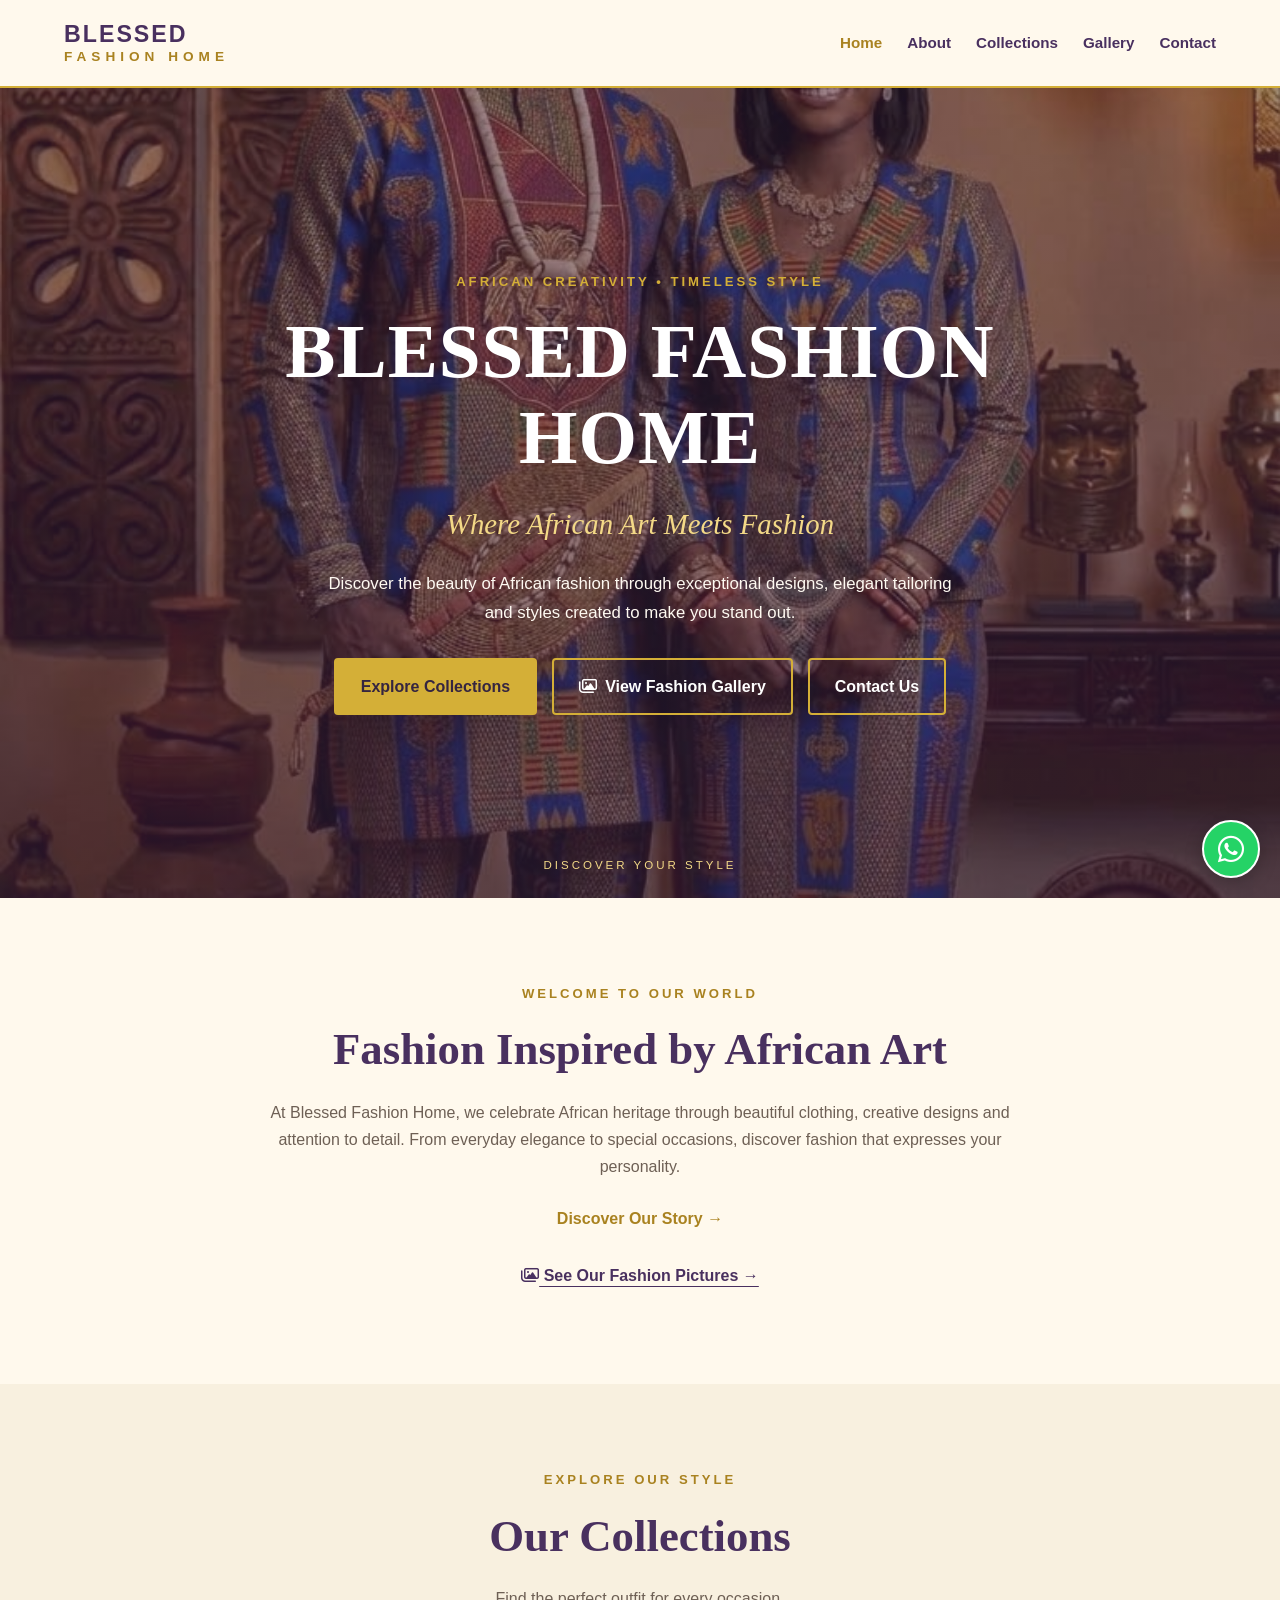
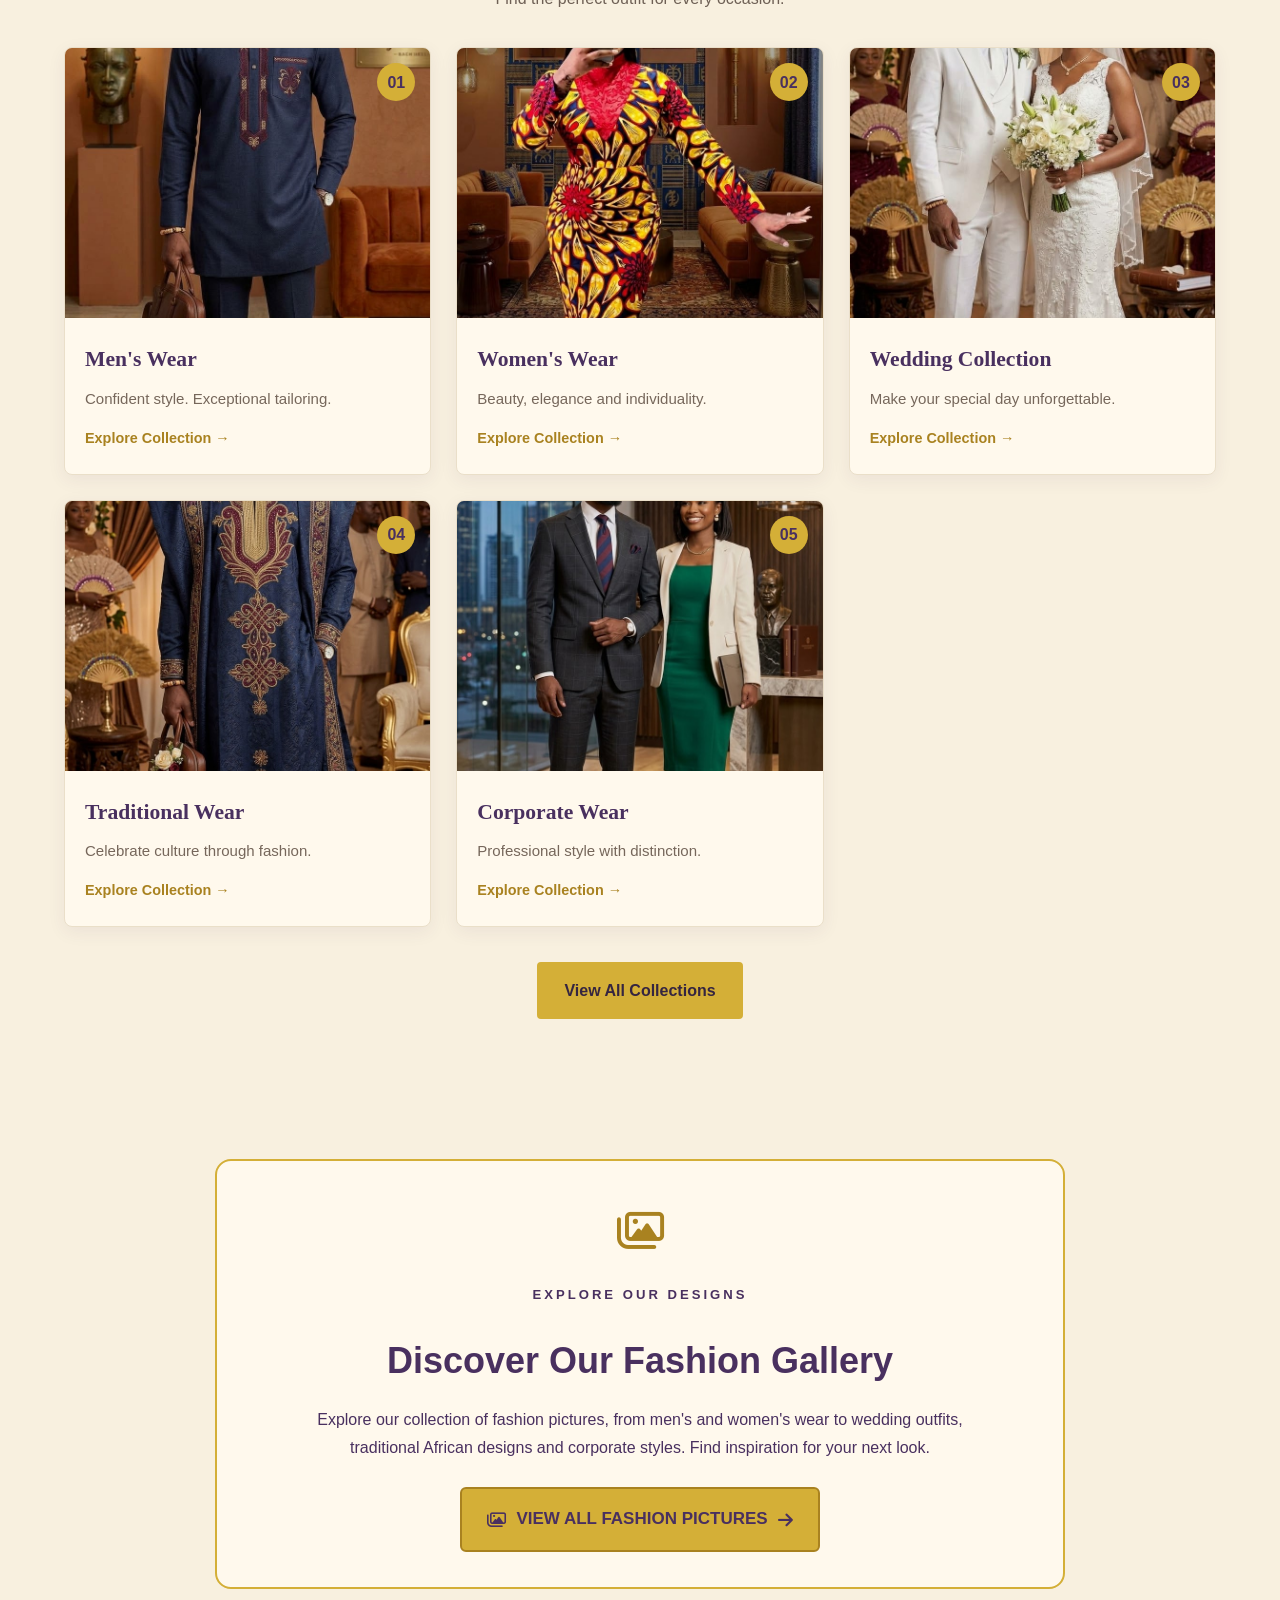
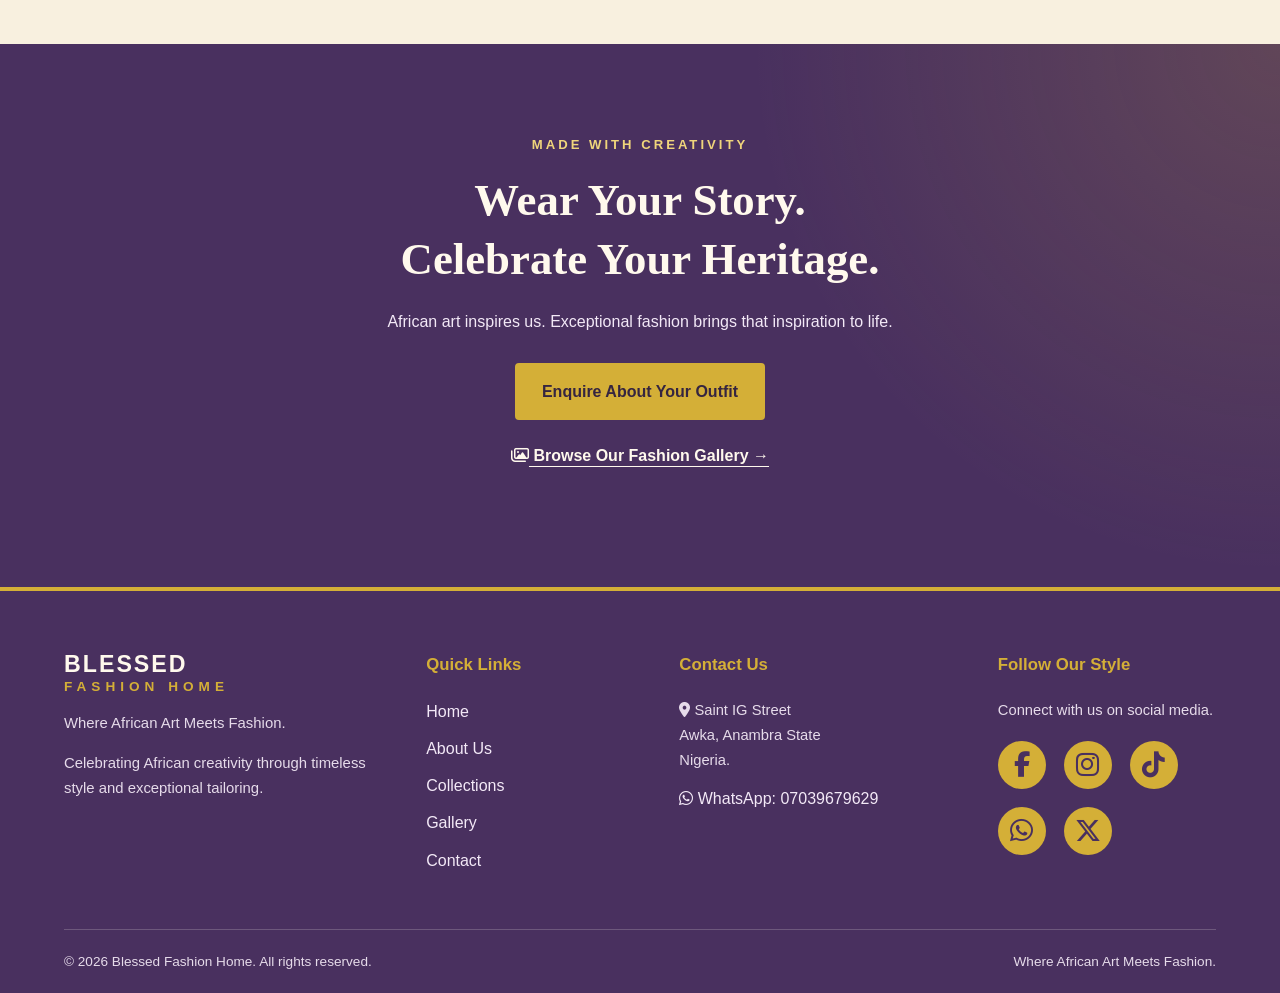
<file: index.html>
<!DOCTYPE html><html lang="en">
<head>
  <meta charset="UTF-8">
  <meta name="viewport" content="width=device-width, initial-scale=1.0">  <title>Blessed Fashion Home | Where African Art Meets Fashion</title>  <meta name="description" content="Discover elegant African fashion, bespoke tailoring, wedding outfits, traditional wear and corporate clothing at Blessed Fashion Home. Explore our fashion gallery.">  <meta name="theme-color" content="#d4af37">  <link rel="stylesheet" href="style.css">  <link rel="stylesheet" href="https://cdnjs.cloudflare.com/ajax/libs/font-awesome/6.7.2/css/all.min.css">  <!-- HOMEPAGE GALLERY LINK STYLES -->  <style>
    .gallery-highlight {
      padding: 55px 5%;
      text-align: center;
      background: #f8f0df;
    }

    .gallery-highlight-inner {
      max-width: 850px;
      margin: 0 auto;
      padding: 35px 22px;
      border: 2px solid #d4af37;
      border-radius: 16px;
      background: #fff9ed;
    }

    .gallery-highlight .gallery-icon {
      font-size: 42px;
      color: #a98220;
      margin-bottom: 15px;
    }

    .gallery-highlight h2 {
      color: #49305f;
      font-size: clamp(25px, 5vw, 36px);
      margin-bottom: 14px;
    }

    .gallery-highlight p {
      max-width: 650px;
      margin: 0 auto 24px;
      line-height: 1.8;
      color: #49305f;
    }

    .gallery-highlight .gallery-visit-btn {
      display: inline-flex;
      align-items: center;
      justify-content: center;
      gap: 10px;
      padding: 16px 25px;
      border: 2px solid #a98220;
      border-radius: 6px;
      background: #d4af37;
      color: #49305f;
      font-size: 17px;
      font-weight: 700;
      text-decoration: none;
      transition: 0.3s ease;
    }

    .gallery-highlight .gallery-visit-btn:hover {
      background: #49305f;
      color: #fff9ed;
      border-color: #49305f;
      transform: translateY(-2px);
    }

    .gallery-text-link {
      display: inline-block;
      margin-top: 20px;
      padding: 10px 0;
      color: #49305f;
      font-weight: 700;
      text-decoration: underline;
      text-underline-offset: 5px;
    }

    .gallery-text-link:hover {
      color: #a98220;
    }

    .hero-buttons .gallery-hero-btn {
      display: inline-flex;
      align-items: center;
      justify-content: center;
      gap: 8px;
    }

    @media (max-width: 480px) {
      .gallery-highlight {
        padding: 35px 4%;
      }

      .gallery-highlight-inner {
        padding: 28px 16px;
      }

      .gallery-highlight .gallery-visit-btn {
        width: 100%;
        padding: 15px 10px;
        font-size: 16px;
      }
    }
  </style></head><body>  <!-- HEADER -->  <header class="site-header">
    <a href="index.html" class="brand">
      <span class="brand-name">BLESSED</span>
      <span class="brand-subtitle">FASHION HOME</span>
    </a><button
  class="menu-toggle"
  id="menu-toggle"
  type="button"
  aria-label="Open navigation menu"
  aria-expanded="false"
  aria-controls="main-nav">
  ☰
</button>

<nav class="main-nav" id="main-nav">
  <a href="index.html" class="active">Home</a>
  <a href="about.html">About</a>
  <a href="collections.html">Collections</a>
  <a href="gallery.html">Gallery</a>
  <a href="contact.html">Contact</a>
</nav>

  </header>  <main><!-- HERO SECTION -->
<section class="hero">
  <div class="hero-content">
    <p class="hero-label">AFRICAN CREATIVITY • TIMELESS STYLE</p>

    <h1>BLESSED FASHION HOME</h1>

    <p class="hero-slogan">
      Where African Art Meets Fashion
    </p>

    <p class="hero-description">
      Discover the beauty of African fashion through
      exceptional designs, elegant tailoring and
      styles created to make you stand out.
    </p>

    <div class="hero-buttons">
      <a href="collections.html" class="btn btn-gold">
        Explore Collections
      </a>

      <!-- GALLERY LINK 1: HERO BUTTON -->
      <a href="gallery.html" class="btn btn-outline gallery-hero-btn">
        <i class="fa-regular fa-images" aria-hidden="true"></i>
        View Fashion Gallery
      </a>

      <a href="contact.html" class="btn btn-outline">
        Contact Us
      </a>
    </div>
  </div>

  <div class="hero-scroll">
    DISCOVER YOUR STYLE
  </div>
</section>

<!-- INTRODUCTION -->
<section class="welcome section-padding">
  <p class="section-label">WELCOME TO OUR WORLD</p>

  <h2>Fashion Inspired by African Art</h2>

  <p class="section-description">
    At Blessed Fashion Home, we celebrate African
    heritage through beautiful clothing, creative
    designs and attention to detail. From everyday
    elegance to special occasions, discover fashion
    that expresses your personality.
  </p>

  <a href="about.html" class="text-link">
    Discover Our Story →
  </a>

  <!-- GALLERY LINK 2: INTRODUCTION -->
  <div>
    <a href="gallery.html" class="gallery-text-link">
      <i class="fa-regular fa-images" aria-hidden="true"></i>
      See Our Fashion Pictures →
    </a>
  </div>
</section>

<!-- COLLECTION CATEGORIES -->
<section class="featured-collections section-padding">
  <p class="section-label">EXPLORE OUR STYLE</p>

  <h2>Our Collections</h2>

  <p class="section-description">
    Find the perfect outfit for every occasion.
  </p>

  <div class="category-grid">

    <a href="men.html" class="category-card">
      <div class="category-image male-image">
        <span>01</span>
      </div>
      <div class="category-info">
        <h3>Men's Wear</h3>
        <p>Confident style. Exceptional tailoring.</p>
        <span class="text-link">Explore Collection →</span>
      </div>
    </a>

    <a href="women.html" class="category-card">
      <div class="category-image female-image">
        <span>02</span>
      </div>
      <div class="category-info">
        <h3>Women's Wear</h3>
        <p>Beauty, elegance and individuality.</p>
        <span class="text-link">Explore Collection →</span>
      </div>
    </a>

    <a href="wedding.html" class="category-card">
      <div class="category-image wedding-image">
        <span>03</span>
      </div>
      <div class="category-info">
        <h3>Wedding Collection</h3>
        <p>Make your special day unforgettable.</p>
        <span class="text-link">Explore Collection →</span>
      </div>
    </a>

    <a href="traditional.html" class="category-card">
      <div class="category-image traditional-image">
        <span>04</span>
      </div>
      <div class="category-info">
        <h3>Traditional Wear</h3>
        <p>Celebrate culture through fashion.</p>
        <span class="text-link">Explore Collection →</span>
      </div>
    </a>

    <a href="corporate.html" class="category-card">
      <div class="category-image corporate-image">
        <span>05</span>
      </div>
      <div class="category-info">
        <h3>Corporate Wear</h3>
        <p>Professional style with distinction.</p>
        <span class="text-link">Explore Collection →</span>
      </div>
    </a>

  </div>

  <a href="collections.html" class="btn btn-gold">
    View All Collections
  </a>
</section>

<!-- GALLERY PROMOTION -->
<section class="gallery-highlight">
  <div class="gallery-highlight-inner">

    <div class="gallery-icon">
      <i class="fa-regular fa-images" aria-hidden="true"></i>
    </div>

    <p class="section-label">EXPLORE OUR DESIGNS</p>

    <h2>Discover Our Fashion Gallery</h2>

    <p>
      Explore our collection of fashion pictures,
      from men's and women's wear to wedding outfits,
      traditional African designs and corporate styles.
      Find inspiration for your next look.
    </p>

    <!-- GALLERY LINK 3: LARGE PROMINENT BUTTON -->
    <a href="gallery.html" class="gallery-visit-btn">
      <i class="fa-regular fa-images" aria-hidden="true"></i>
      VIEW ALL FASHION PICTURES
      <i class="fa-solid fa-arrow-right" aria-hidden="true"></i>
    </a>

  </div>
</section>

<!-- BRAND MESSAGE -->
<section class="brand-message">
  <div class="brand-message-content">
    <p class="section-label">MADE WITH CREATIVITY</p>

    <h2>Wear Your Story.<br>Celebrate Your Heritage.</h2>

    <p>
      African art inspires us. Exceptional fashion
      brings that inspiration to life.
    </p>

    <a href="contact.html" class="btn btn-gold">
      Enquire About Your Outfit
    </a>

    <!-- GALLERY LINK 4: BRAND MESSAGE -->
    <p style="margin-top: 22px;">
      <a href="gallery.html"
         style="color: #fff9ed; font-weight: 700; text-decoration: underline; text-underline-offset: 5px;">
        <i class="fa-regular fa-images" aria-hidden="true"></i>
        Browse Our Fashion Gallery →
      </a>
    </p>
  </div>
</section>

  </main>  <!-- FOOTER -->  <footer class="site-footer">
    <div class="footer-grid">  <div class="footer-brand">
    <a href="index.html" class="brand footer-logo">
      <span class="brand-name">BLESSED</span>
      <span class="brand-subtitle">FASHION HOME</span>
    </a>

    <p>Where African Art Meets Fashion.</p>

    <p>
      Celebrating African creativity through
      timeless style and exceptional tailoring.
    </p>
  </div>

  <div class="footer-column">
    <h3>Quick Links</h3>
    <a href="index.html">Home</a>
    <a href="about.html">About Us</a>
    <a href="collections.html">Collections</a>
    <a href="gallery.html">Gallery</a>
    <a href="contact.html">Contact</a>
  </div>

  <div class="footer-column">
    <h3>Contact Us</h3>

    <p>
      <i class="fa-solid fa-location-dot" aria-hidden="true"></i>
      Saint IG Street<br>
      Awka, Anambra State<br>
      Nigeria.
    </p>

    <a href="https://wa.me/2347039679629"
       target="_blank"
       rel="noopener noreferrer">
      <i class="fa-brands fa-whatsapp" aria-hidden="true"></i>
      WhatsApp: 07039679629
    </a>
  </div>

  <div class="footer-column">
    <h3>Follow Our Style</h3>
    <p>Connect with us on social media.</p>

    <div class="social-links">

      <a href="#"
         class="social-icon"
         aria-label="Facebook"
         title="Facebook">
        <i class="fa-brands fa-facebook-f"></i>
      </a>

      <a href="#"
         class="social-icon"
         aria-label="Instagram"
         title="Instagram">
        <i class="fa-brands fa-instagram"></i>
      </a>

      <a href="#"
         class="social-icon"
         aria-label="TikTok"
         title="TikTok">
        <i class="fa-brands fa-tiktok"></i>
      </a>

      <a href="https://wa.me/2347039679629"
         class="social-icon"
         target="_blank"
         rel="noopener noreferrer"
         aria-label="WhatsApp"
         title="WhatsApp">
        <i class="fa-brands fa-whatsapp"></i>
      </a>

      <a href="#"
         class="social-icon"
         aria-label="X"
         title="X">
        <i class="fa-brands fa-x-twitter"></i>
      </a>

    </div>
  </div>

</div>

<div class="footer-bottom">
  <p>
    &copy; <span id="current-year">2026</span>
    Blessed Fashion Home. All rights reserved.
  </p>

  <p>Where African Art Meets Fashion.</p>
</div>

  </footer>  <!-- FLOATING WHATSAPP BUTTON --><a
href="https://wa.me/2347039679629?text=Hello%20Blessed%20Fashion%20Home%2C%20I%20would%20like%20to%20make%20an%20enquiry."
class="whatsapp-float"
target="_blank"
rel="noopener noreferrer"
aria-label="Chat with Blessed Fashion Home on WhatsApp"
title="Chat with us on WhatsApp">

<i class="fa-brands fa-whatsapp" aria-hidden="true"
   style="font-size: 30px;"></i>

  </a>  <script src="script.js"></script></body>
</html>
</file>
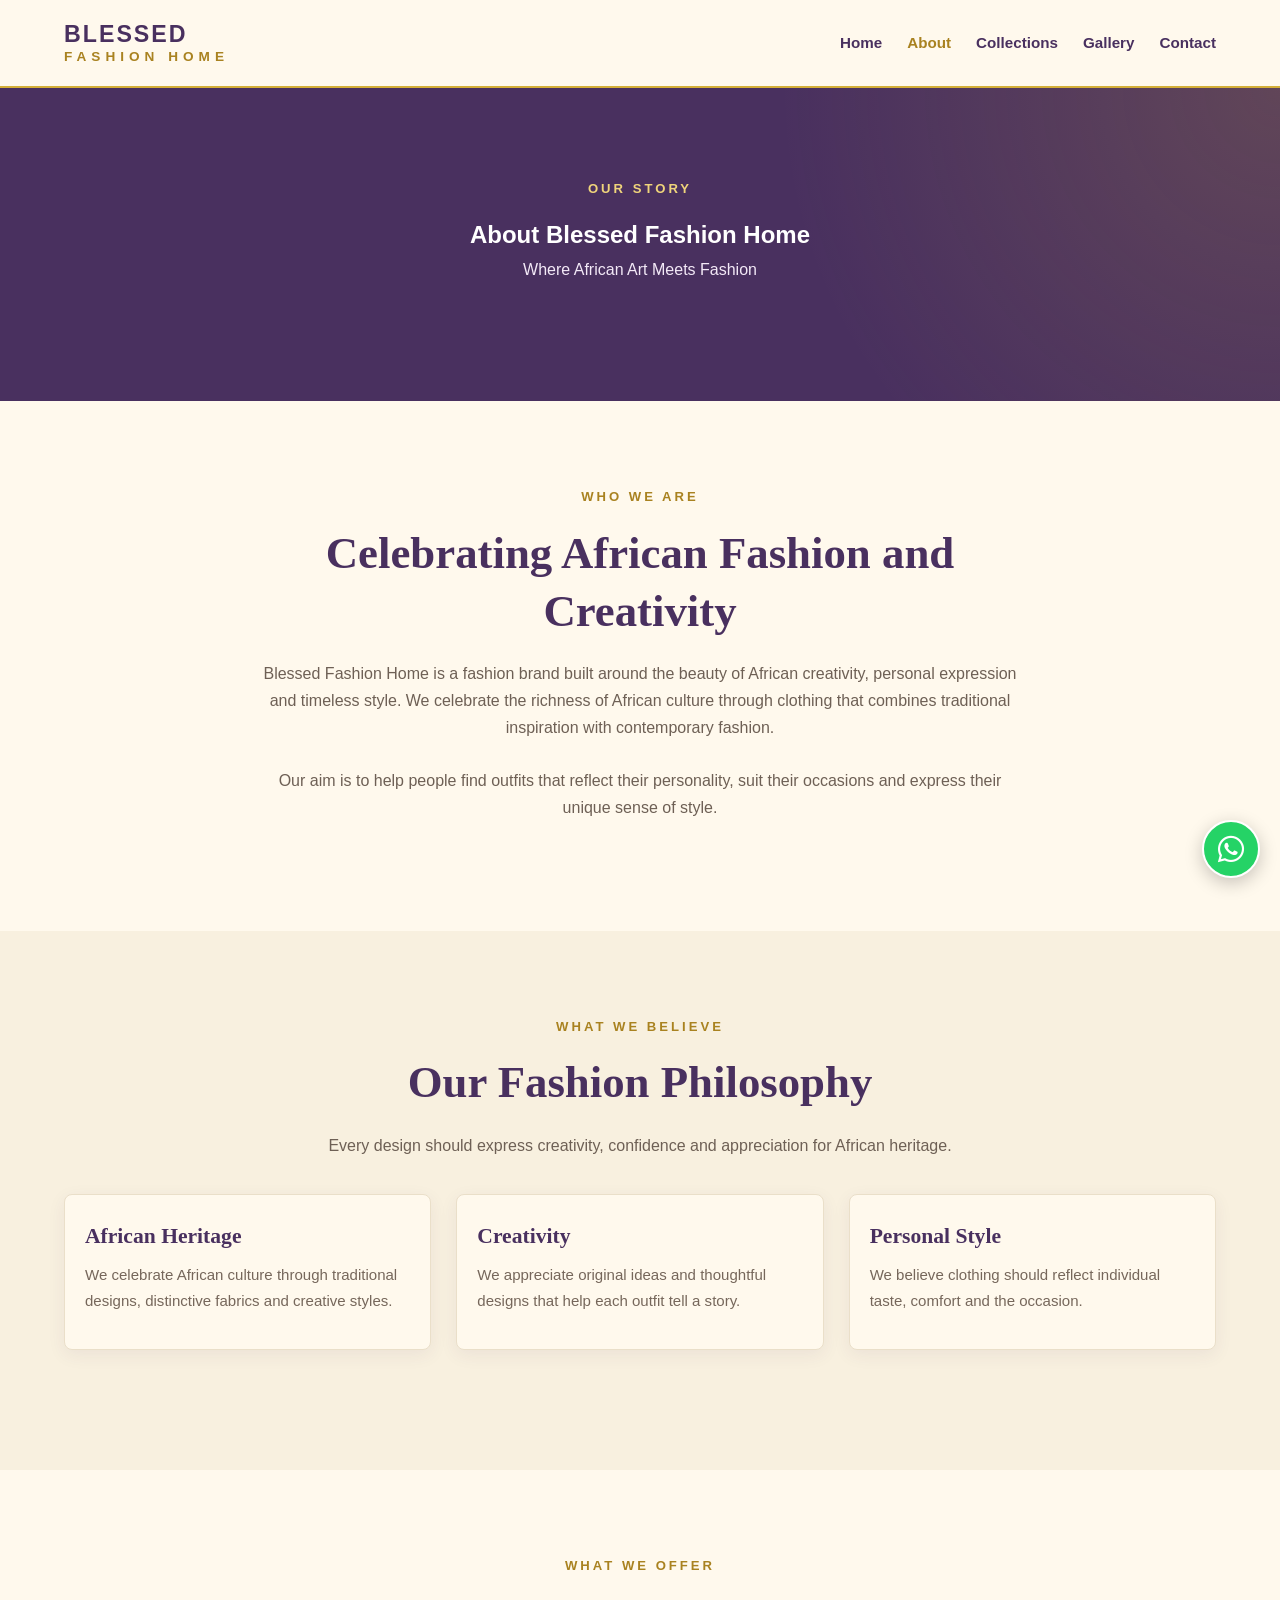
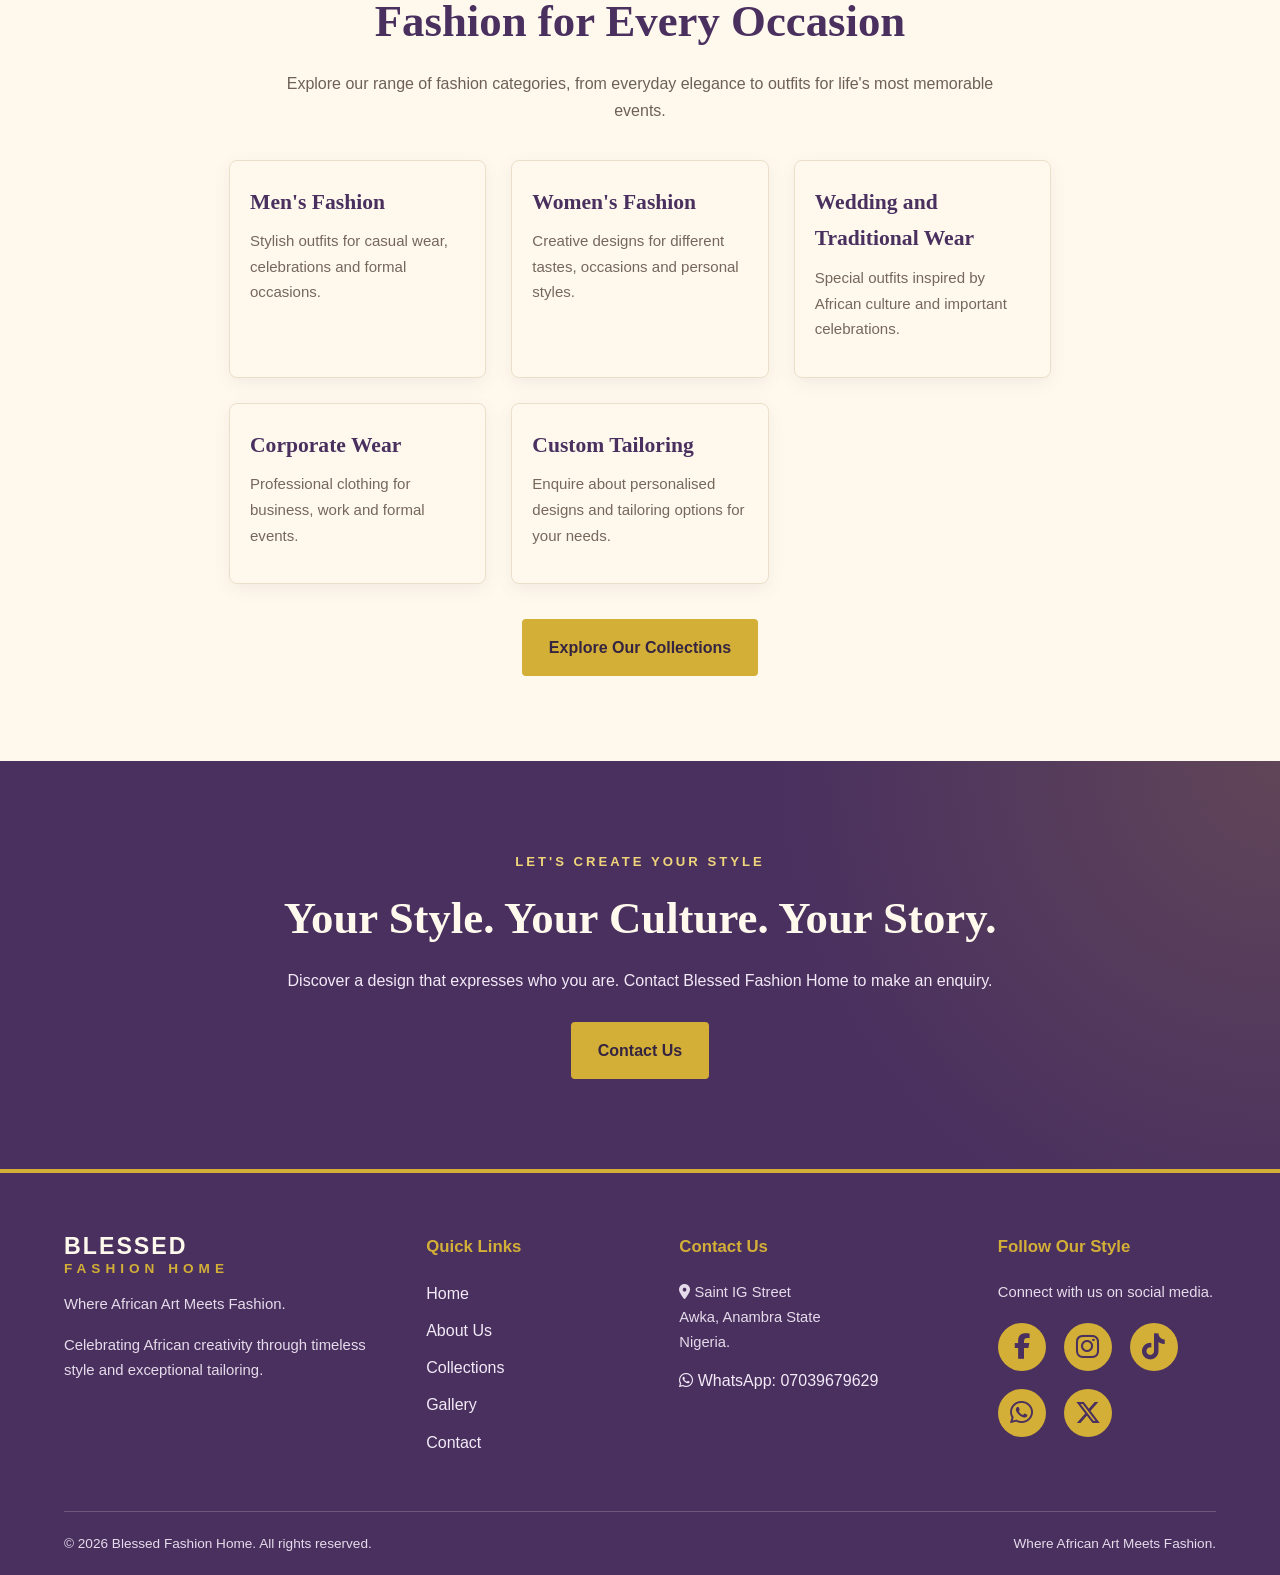
<file: about.html>
<!DOCTYPE html>
<html lang="en">
<head>
  <meta charset="UTF-8">
  <meta name="viewport" content="width=device-width, initial-scale=1.0">

  <title>About Us | Blessed Fashion Home</title>

  <meta name="description" content="Learn about Blessed Fashion Home, where African art meets fashion through creativity, elegant designs and exceptional tailoring.">

  <meta name="theme-color" content="#d4af37">

  <link rel="stylesheet" href="style.css">
  <link rel="stylesheet" href="https://cdnjs.cloudflare.com/ajax/libs/font-awesome/6.7.2/css/all.min.css">
</head>

<body>

  <!-- HEADER -->
  <header class="site-header">
    <a href="index.html" class="brand">
      <span class="brand-name">BLESSED</span>
      <span class="brand-subtitle">FASHION HOME</span>
    </a>

    <button
      class="menu-toggle"
      id="menu-toggle"
      type="button"
      aria-label="Open navigation menu"
      aria-expanded="false"
      aria-controls="main-nav">
      ☰
    </button>

    <nav class="main-nav" id="main-nav">
      <a href="index.html">Home</a>
      <a href="about.html" class="active">About</a>
      <a href="collections.html">Collections</a>
      <a href="gallery.html">Gallery</a>
      <a href="contact.html">Contact</a>
    </nav>
  </header>

  <main>

    <!-- ABOUT HERO -->
    <section class="brand-message">
      <div class="brand-message-content">
        <p class="section-label">OUR STORY</p>
        <h1>About Blessed Fashion Home</h1>
        <p>Where African Art Meets Fashion</p>
      </div>
    </section>

    <!-- INTRODUCTION -->
    <section class="welcome section-padding">
      <p class="section-label">WHO WE ARE</p>

      <h2>Celebrating African Fashion and Creativity</h2>

      <p class="section-description">
        Blessed Fashion Home is a fashion brand built around
        the beauty of African creativity, personal expression
        and timeless style. We celebrate the richness of African
        culture through clothing that combines traditional
        inspiration with contemporary fashion.
      </p>

      <p class="section-description">
        Our aim is to help people find outfits that reflect
        their personality, suit their occasions and express
        their unique sense of style.
      </p>
    </section>

    <!-- OUR PHILOSOPHY -->
    <section class="featured-collections section-padding">
      <p class="section-label">WHAT WE BELIEVE</p>

      <h2>Our Fashion Philosophy</h2>

      <p class="section-description">
        Every design should express creativity, confidence
        and appreciation for African heritage.
      </p>

      <div class="category-grid">

        <article class="category-card">
          <div class="category-info">
            <h3>African Heritage</h3>
            <p>
              We celebrate African culture through traditional
              designs, distinctive fabrics and creative styles.
            </p>
          </div>
        </article>

        <article class="category-card">
          <div class="category-info">
            <h3>Creativity</h3>
            <p>
              We appreciate original ideas and thoughtful
              designs that help each outfit tell a story.
            </p>
          </div>
        </article>

        <article class="category-card">
          <div class="category-info">
            <h3>Personal Style</h3>
            <p>
              We believe clothing should reflect individual
              taste, comfort and the occasion.
            </p>
          </div>
        </article>

      </div>
    </section>

    <!-- OUR SERVICES -->
    <section class="welcome section-padding">
      <p class="section-label">WHAT WE OFFER</p>

      <h2>Fashion for Every Occasion</h2>

      <p class="section-description">
        Explore our range of fashion categories, from everyday
        elegance to outfits for life's most memorable events.
      </p>

      <div class="category-grid">

        <article class="category-card">
          <div class="category-info">
            <h3>Men's Fashion</h3>
            <p>
              Stylish outfits for casual wear, celebrations
              and formal occasions.
            </p>
          </div>
        </article>

        <article class="category-card">
          <div class="category-info">
            <h3>Women's Fashion</h3>
            <p>
              Creative designs for different tastes,
              occasions and personal styles.
            </p>
          </div>
        </article>

        <article class="category-card">
          <div class="category-info">
            <h3>Wedding and Traditional Wear</h3>
            <p>
              Special outfits inspired by African culture
              and important celebrations.
            </p>
          </div>
        </article>

        <article class="category-card">
          <div class="category-info">
            <h3>Corporate Wear</h3>
            <p>
              Professional clothing for business,
              work and formal events.
            </p>
          </div>
        </article>

        <article class="category-card">
          <div class="category-info">
            <h3>Custom Tailoring</h3>
            <p>
              Enquire about personalised designs and
              tailoring options for your needs.
            </p>
          </div>
        </article>

      </div>

      <a href="collections.html" class="btn btn-gold">
        Explore Our Collections
      </a>
    </section>

    <!-- CALL TO ACTION -->
    <section class="brand-message">
      <div class="brand-message-content">
        <p class="section-label">LET'S CREATE YOUR STYLE</p>

        <h2>Your Style. Your Culture. Your Story.</h2>

        <p>
          Discover a design that expresses who you are.
          Contact Blessed Fashion Home to make an enquiry.
        </p>

        <a href="contact.html" class="btn btn-gold">
          Contact Us
        </a>
      </div>
    </section>

  </main>

  <!-- FOOTER -->
  <footer class="site-footer">
    <div class="footer-grid">

      <div class="footer-brand">
        <a href="index.html" class="brand footer-logo">
          <span class="brand-name">BLESSED</span>
          <span class="brand-subtitle">FASHION HOME</span>
        </a>

        <p>Where African Art Meets Fashion.</p>

        <p>
          Celebrating African creativity through
          timeless style and exceptional tailoring.
        </p>
      </div>

      <div class="footer-column">
        <h3>Quick Links</h3>
        <a href="index.html">Home</a>
        <a href="about.html">About Us</a>
        <a href="collections.html">Collections</a>
        <a href="gallery.html">Gallery</a>
        <a href="contact.html">Contact</a>
      </div>

      <div class="footer-column">
        <h3>Contact Us</h3>

        <p>
          <i class="fa-solid fa-location-dot" aria-hidden="true"></i>
          Saint IG Street<br>
          Awka, Anambra State<br>
          Nigeria.
        </p>

        <a href="https://wa.me/2347039679629"
           target="_blank"
           rel="noopener noreferrer">
          <i class="fa-brands fa-whatsapp" aria-hidden="true"></i>
          WhatsApp: 07039679629
        </a>
      </div>

      <div class="footer-column">
        <h3>Follow Our Style</h3>
        <p>Connect with us on social media.</p>

        <div class="social-links">
          <!-- Replace # with your actual account URLs later -->

          <a href="#" class="social-icon"
             aria-label="Facebook" title="Facebook">
            <i class="fa-brands fa-facebook-f"></i>
          </a>

          <a href="#" class="social-icon"
             aria-label="Instagram" title="Instagram">
            <i class="fa-brands fa-instagram"></i>
          </a>

          <a href="#" class="social-icon"
             aria-label="TikTok" title="TikTok">
            <i class="fa-brands fa-tiktok"></i>
          </a>

          <a href="https://wa.me/2347039679629"
             class="social-icon"
             target="_blank"
             rel="noopener noreferrer"
             aria-label="WhatsApp" title="WhatsApp">
            <i class="fa-brands fa-whatsapp"></i>
          </a>

          <a href="#" class="social-icon"
             aria-label="X" title="X">
            <i class="fa-brands fa-x-twitter"></i>
          </a>
        </div>
      </div>

    </div>

    <div class="footer-bottom">
      <p>
        &copy; <span id="current-year">2026</span>
        Blessed Fashion Home. All rights reserved.
      </p>

      <p>Where African Art Meets Fashion.</p>
    </div>
  </footer>

  <!-- FLOATING WHATSAPP BUTTON -->
  <a
    href="https://wa.me/2347039679629?text=Hello%20Blessed%20Fashion%20Home%2C%20I%20would%20like%20to%20make%20an%20enquiry."
    class="whatsapp-float"
    target="_blank"
    rel="noopener noreferrer"
    aria-label="Chat with Blessed Fashion Home on WhatsApp"
    title="Chat with us on WhatsApp">

    <i class="fa-brands fa-whatsapp"
       aria-hidden="true"
       style="font-size:30px;"></i>
  </a>

  <script src="script.js"></script>

</body>
</html>
</file>
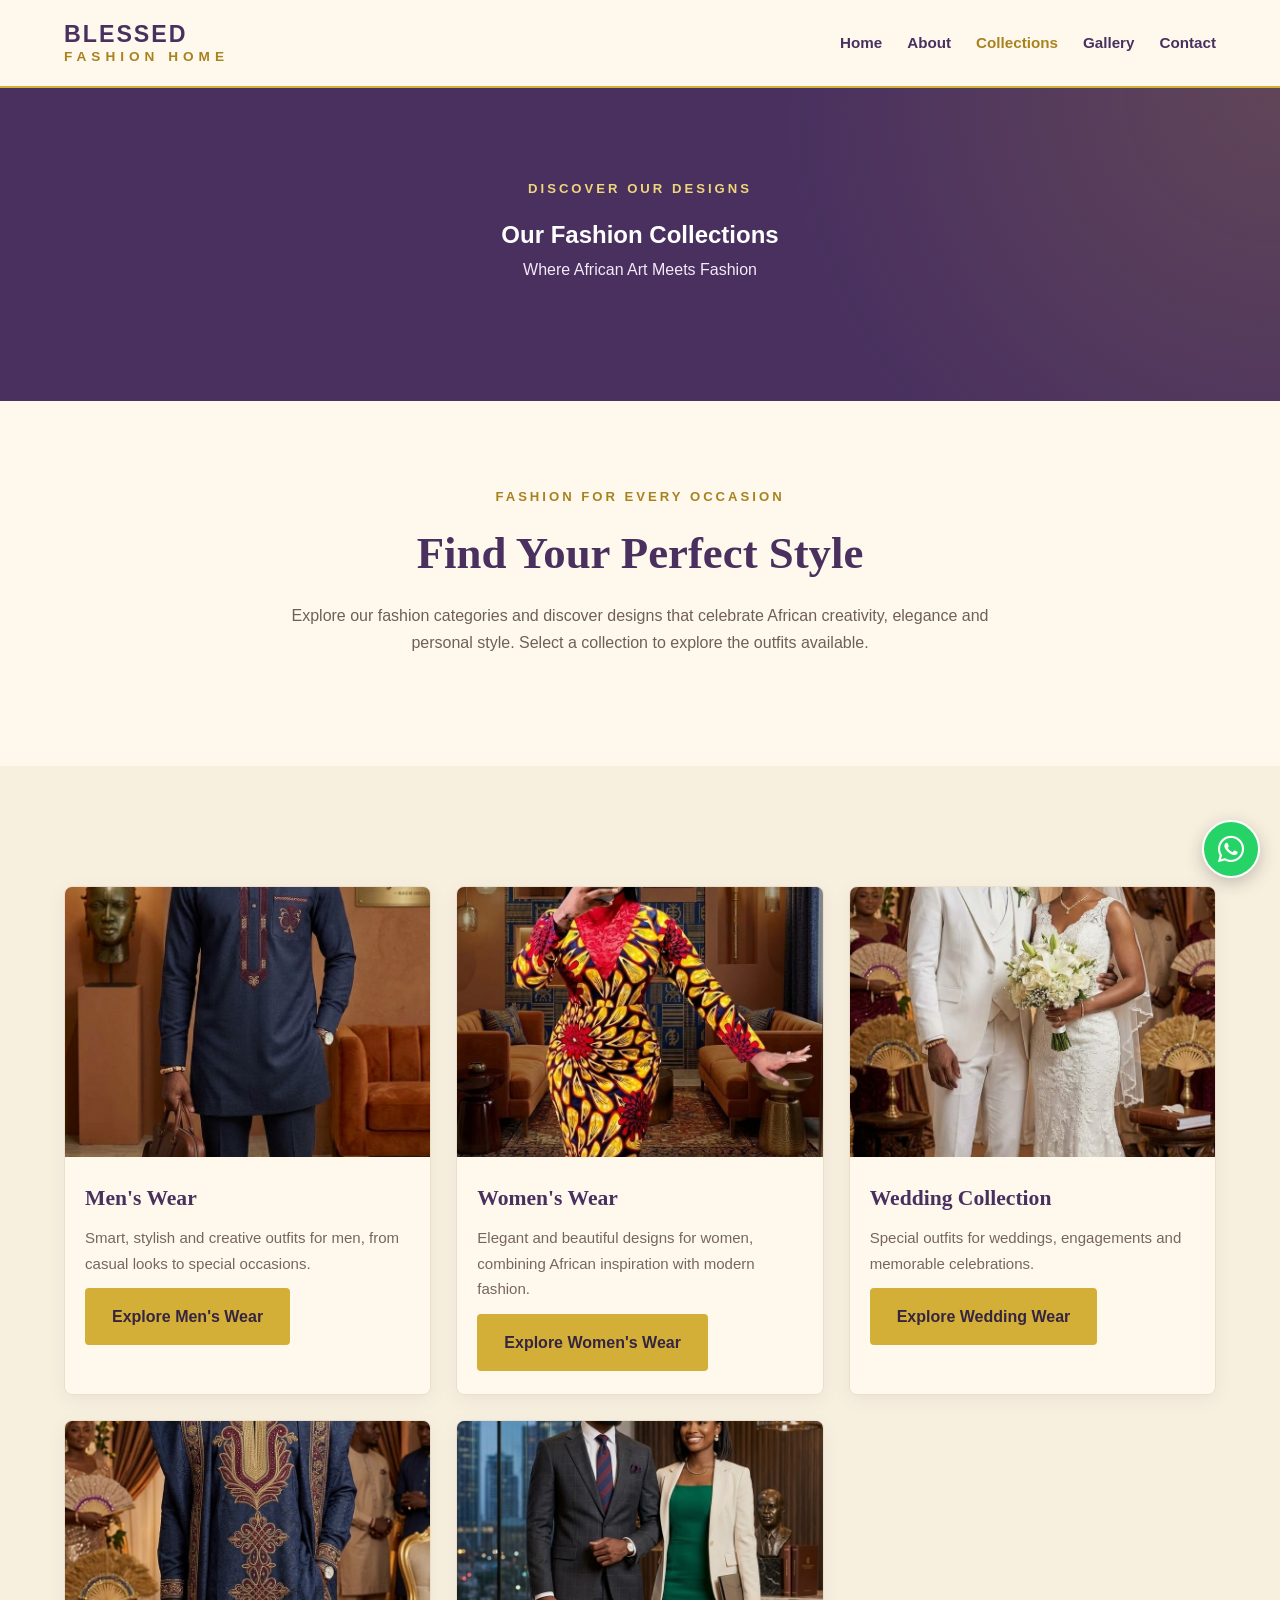
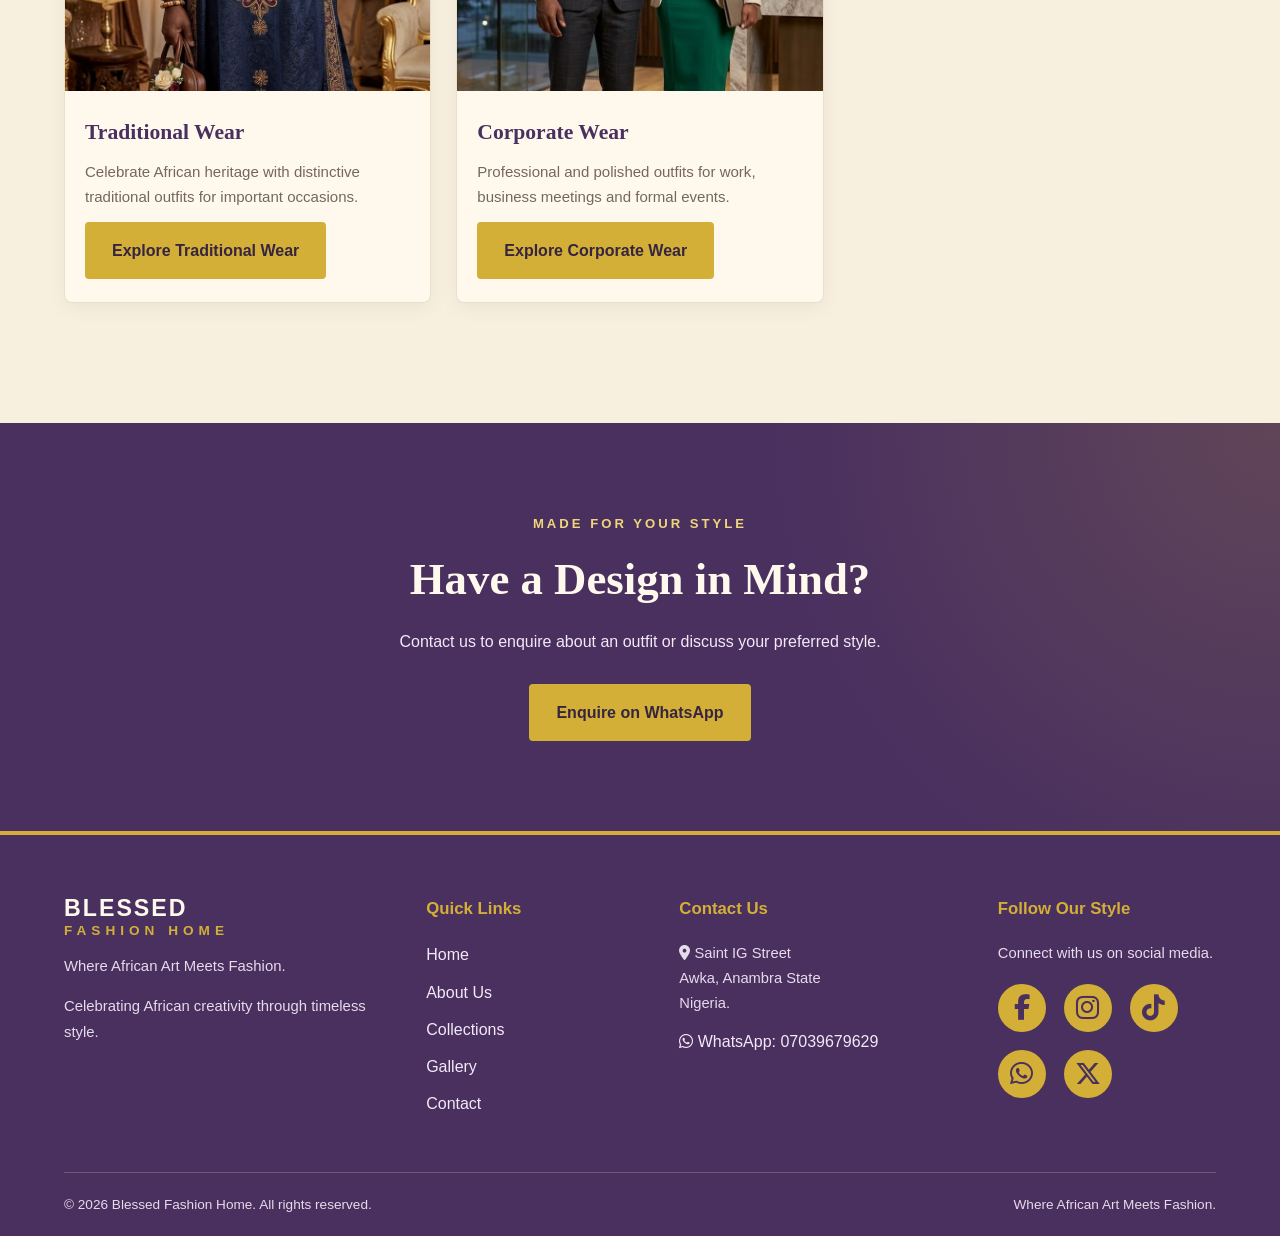
<file: collections.html>
<!DOCTYPE html>
<html lang="en">
<head>
  <meta charset="UTF-8">
  <meta name="viewport" content="width=device-width, initial-scale=1.0">

  <title>Our Collections | Blessed Fashion Home</title>
  <meta name="description" content="Explore men's wear, women's wear, wedding outfits, traditional designs and corporate fashion at Blessed Fashion Home.">
  <meta name="theme-color" content="#d4af37">

  <link rel="stylesheet" href="style.css">
  <link rel="stylesheet" href="https://cdnjs.cloudflare.com/ajax/libs/font-awesome/6.7.2/css/all.min.css">
</head>

<body>

<header class="site-header">
  <a href="index.html" class="brand">
    <span class="brand-name">BLESSED</span>
    <span class="brand-subtitle">FASHION HOME</span>
  </a>

  <button class="menu-toggle" id="menu-toggle"
    type="button" aria-label="Open navigation menu"
    aria-expanded="false" aria-controls="main-nav">☰</button>

  <nav class="main-nav" id="main-nav">
    <a href="index.html">Home</a>
    <a href="about.html">About</a>
    <a href="collections.html" class="active">Collections</a>
    <a href="gallery.html">Gallery</a>
    <a href="contact.html">Contact</a>
  </nav>
</header>

<main>

  <!-- PAGE HEADING -->
  <section class="brand-message">
    <div class="brand-message-content">
      <p class="section-label">DISCOVER OUR DESIGNS</p>
      <h1>Our Fashion Collections</h1>
      <p>Where African Art Meets Fashion</p>
    </div>
  </section>

  <!-- INTRODUCTION -->
  <section class="welcome section-padding">
    <p class="section-label">FASHION FOR EVERY OCCASION</p>
    <h2>Find Your Perfect Style</h2>
    <p class="section-description">
      Explore our fashion categories and discover designs that
      celebrate African creativity, elegance and personal style.
      Select a collection to explore the outfits available.
    </p>
  </section>

  <!-- COLLECTION CATEGORIES -->
  <section class="featured-collections section-padding">

    <div class="category-grid">

      <article class="category-card">
        <div class="category-image male-image"></div>
        <div class="category-info">
          <h3>Men's Wear</h3>
          <p>Smart, stylish and creative outfits for men,
          from casual looks to special occasions.</p>
          <a href="men.html" class="btn btn-gold">
            Explore Men's Wear
          </a>
        </div>
      </article>

      <article class="category-card">
        <div class="category-image female-image"></div>
        <div class="category-info">
          <h3>Women's Wear</h3>
          <p>Elegant and beautiful designs for women,
          combining African inspiration with modern fashion.</p>
          <a href="women.html" class="btn btn-gold">
            Explore Women's Wear
          </a>
        </div>
      </article>

      <article class="category-card">
        <div class="category-image wedding-image"></div>
        <div class="category-info">
          <h3>Wedding Collection</h3>
          <p>Special outfits for weddings, engagements
          and memorable celebrations.</p>
          <a href="wedding.html" class="btn btn-gold">
            Explore Wedding Wear
          </a>
        </div>
      </article>

      <article class="category-card">
        <div class="category-image traditional-image"></div>
        <div class="category-info">
          <h3>Traditional Wear</h3>
          <p>Celebrate African heritage with distinctive
          traditional outfits for important occasions.</p>
          <a href="traditional.html" class="btn btn-gold">
            Explore Traditional Wear
          </a>
        </div>
      </article>

      <article class="category-card">
        <div class="category-image corporate-image"></div>
        <div class="category-info">
          <h3>Corporate Wear</h3>
          <p>Professional and polished outfits for work,
          business meetings and formal events.</p>
          <a href="corporate.html" class="btn btn-gold">
            Explore Corporate Wear
          </a>
        </div>
      </article>

    </div>
  </section>

  <!-- WHATSAPP ENQUIRY -->
  <section class="brand-message">
    <div class="brand-message-content">
      <p class="section-label">MADE FOR YOUR STYLE</p>
      <h2>Have a Design in Mind?</h2>
      <p>
        Contact us to enquire about an outfit or discuss
        your preferred style.
      </p>
      <a href="https://wa.me/2347039679629?text=Hello%20Blessed%20Fashion%20Home%2C%20I%20would%20like%20to%20enquire%20about%20a%20fashion%20design."
        class="btn btn-gold" target="_blank" rel="noopener noreferrer">
        Enquire on WhatsApp
      </a>
    </div>
  </section>

</main>

<!-- FOOTER -->
<footer class="site-footer">
  <div class="footer-grid">

    <div class="footer-brand">
      <a href="index.html" class="brand footer-logo">
        <span class="brand-name">BLESSED</span>
        <span class="brand-subtitle">FASHION HOME</span>
      </a>
      <p>Where African Art Meets Fashion.</p>
      <p>Celebrating African creativity through timeless style.</p>
    </div>

    <div class="footer-column">
      <h3>Quick Links</h3>
      <a href="index.html">Home</a>
      <a href="about.html">About Us</a>
      <a href="collections.html">Collections</a>
      <a href="gallery.html">Gallery</a>
      <a href="contact.html">Contact</a>
    </div>

    <div class="footer-column">
      <h3>Contact Us</h3>
      <p>
        <i class="fa-solid fa-location-dot" aria-hidden="true"></i>
        Saint IG Street<br>
        Awka, Anambra State<br>
        Nigeria.
      </p>
      <a href="https://wa.me/2347039679629"
        target="_blank" rel="noopener noreferrer">
        <i class="fa-brands fa-whatsapp" aria-hidden="true"></i>
        WhatsApp: 07039679629
      </a>
    </div>

    <div class="footer-column">
      <h3>Follow Our Style</h3>
      <p>Connect with us on social media.</p>

      <div class="social-links">

        <a href="#" class="social-icon"
          aria-label="Facebook" title="Facebook">
          <i class="fa-brands fa-facebook-f"></i>
        </a>

        <a href="#" class="social-icon"
          aria-label="Instagram" title="Instagram">
          <i class="fa-brands fa-instagram"></i>
        </a>

        <a href="#" class="social-icon"
          aria-label="TikTok" title="TikTok">
          <i class="fa-brands fa-tiktok"></i>
        </a>

        <a href="https://wa.me/2347039679629"
          class="social-icon" target="_blank"
          rel="noopener noreferrer"
          aria-label="WhatsApp" title="WhatsApp">
          <i class="fa-brands fa-whatsapp"></i>
        </a>

        <a href="#" class="social-icon"
          aria-label="X" title="X">
          <i class="fa-brands fa-x-twitter"></i>
        </a>

      </div>
    </div>

  </div>

  <div class="footer-bottom">
    <p>
      &copy; <span id="current-year">2026</span>
      Blessed Fashion Home. All rights reserved.
    </p>
    <p>Where African Art Meets Fashion.</p>
  </div>
</footer>

<!-- FLOATING WHATSAPP BUTTON -->
<a href="https://wa.me/2347039679629?text=Hello%20Blessed%20Fashion%20Home%2C%20I%20would%20like%20to%20make%20an%20enquiry."
  class="whatsapp-float" target="_blank"
  rel="noopener noreferrer"
  aria-label="Chat with Blessed Fashion Home on WhatsApp"
  title="Chat with us on WhatsApp">
  <i class="fa-brands fa-whatsapp"
    aria-hidden="true" style="font-size:30px;"></i>
</a>

<script src="script.js"></script>
</body>
</html>
</file>
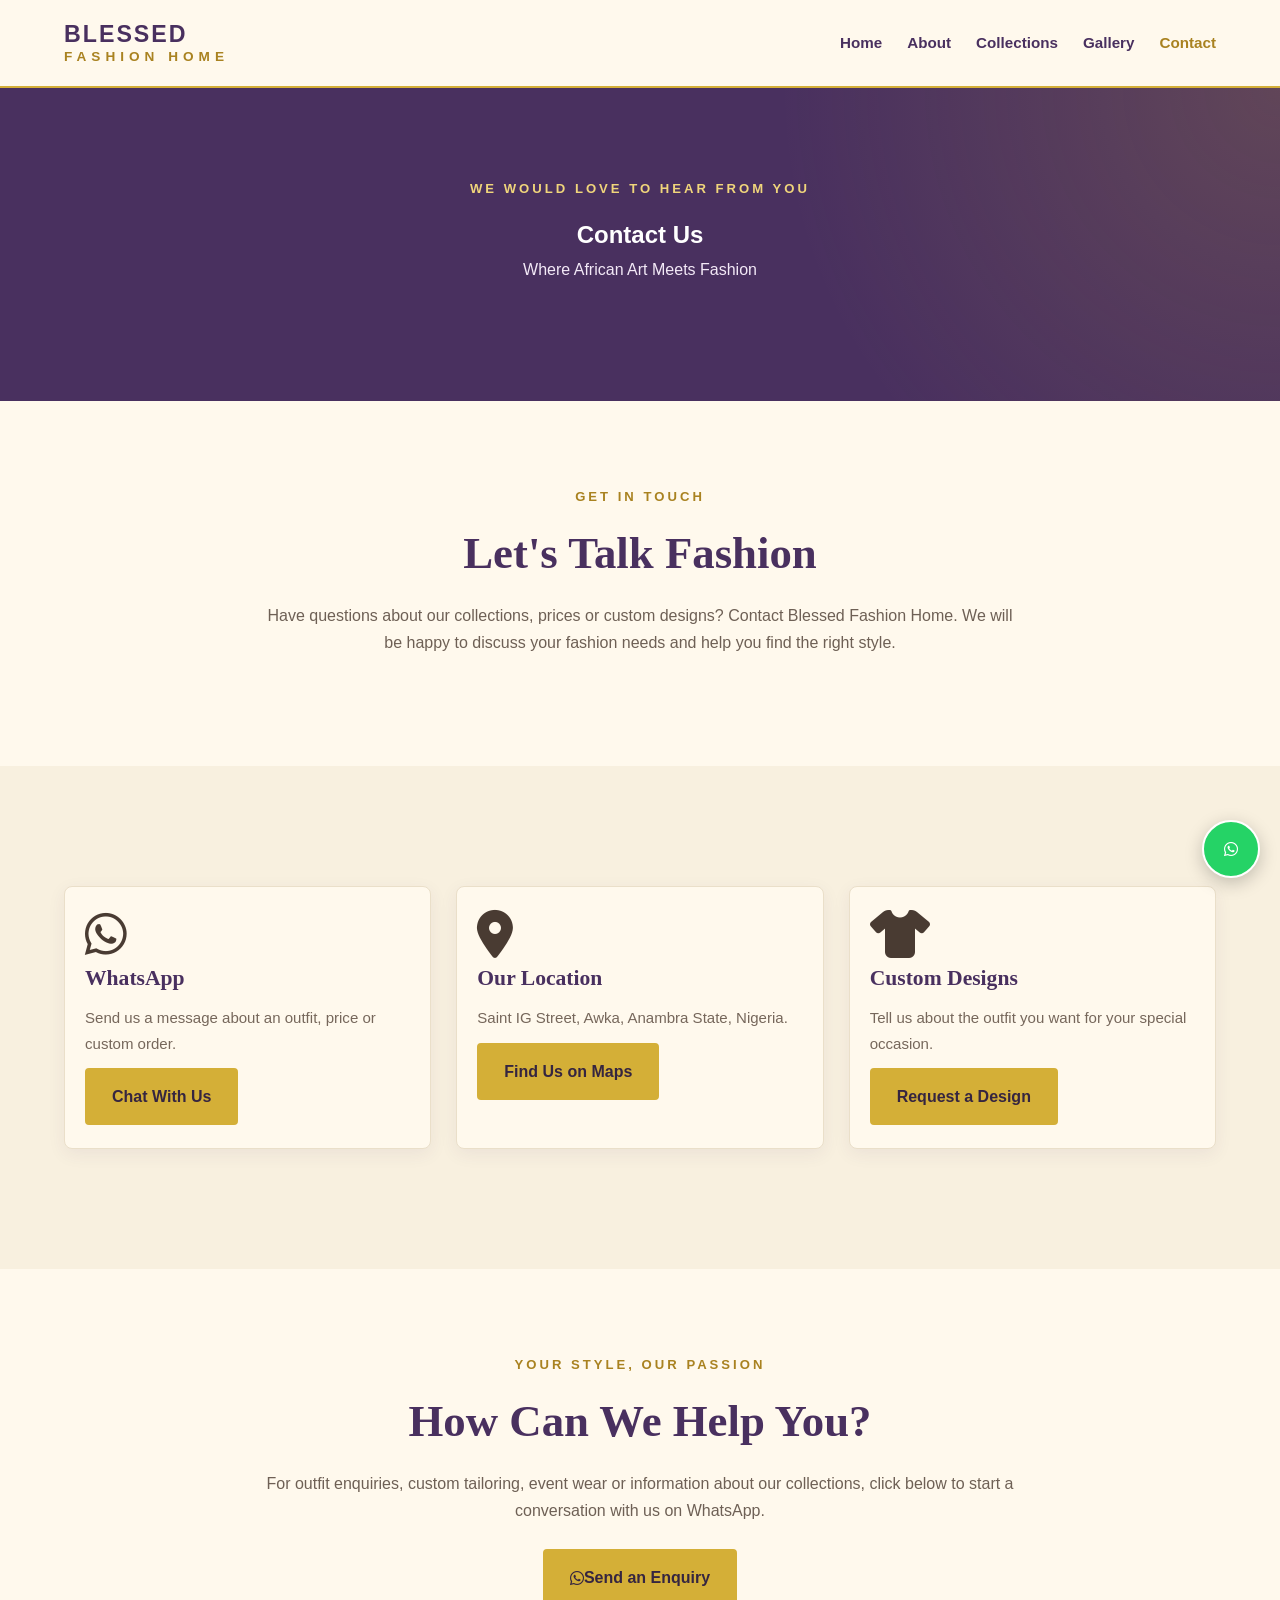
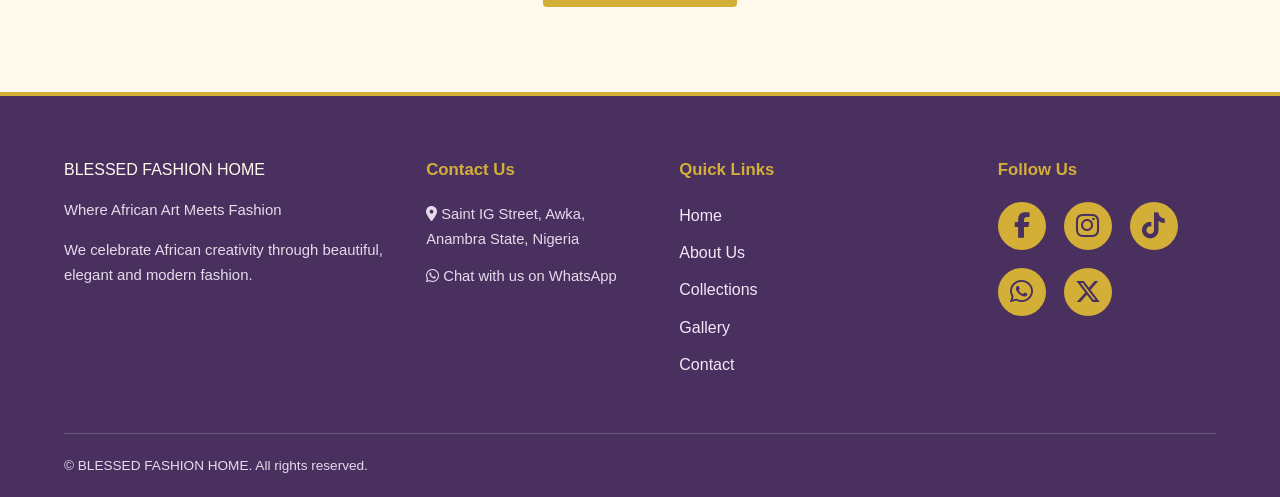
<file: contact.html>
<!DOCTYPE html>
<html lang="en">
<head>
  <meta charset="UTF-8">
  <meta name="viewport" content="width=device-width, initial-scale=1.0">

  <title>Contact Us | Blessed Fashion Home</title>
  <meta name="description" content="Contact Blessed Fashion Home for African fashion, custom outfits and enquiries.">

  <link rel="stylesheet" href="style.css">
  <link rel="stylesheet" href="https://cdnjs.cloudflare.com/ajax/libs/font-awesome/6.7.2/css/all.min.css">
</head>

<body>

  <!-- HEADER -->
  <header class="site-header">
    <a href="index.html" class="brand">
      <span class="brand-name">BLESSED</span>
      <span class="brand-subtitle">FASHION HOME</span>
    </a>

    <button class="menu-toggle" id="menu-toggle"
      type="button" aria-label="Open navigation menu"
      aria-expanded="false" aria-controls="main-nav">☰</button>

    <nav class="main-nav" id="main-nav">
      <a href="index.html">Home</a>
      <a href="about.html">About</a>
      <a href="collections.html">Collections</a>
      <a href="gallery.html">Gallery</a>
      <a href="contact.html" class="active">Contact</a>
    </nav>
  </header>

  <main>

    <!-- PAGE HERO -->
    <section class="brand-message">
      <div class="brand-message-content">
        <p class="section-label">WE WOULD LOVE TO HEAR FROM YOU</p>
        <h1>Contact Us</h1>
        <p>Where African Art Meets Fashion</p>
      </div>
    </section>

    <!-- INTRODUCTION -->
    <section class="welcome section-padding">
      <p class="section-label">GET IN TOUCH</p>
      <h2>Let's Talk Fashion</h2>
      <p class="section-description">
        Have questions about our collections, prices or custom designs?
        Contact Blessed Fashion Home. We will be happy to discuss your
        fashion needs and help you find the right style.
      </p>
    </section>

    <!-- CONTACT DETAILS -->
    <section class="featured-collections section-padding">
      <div class="category-grid">

        <article class="category-card">
          <div class="category-info">
            <i class="fab fa-whatsapp fa-3x"></i>
            <h3>WhatsApp</h3>
            <p>Send us a message about an outfit, price or custom order.</p>
            <a class="btn btn-gold"
              href="https://wa.me/2347039679629?text=Hello%20Blessed%20Fashion%20Home%2C%20I%20would%20like%20to%20make%20an%20enquiry."
              target="_blank" rel="noopener">
              Chat With Us
            </a>
          </div>
        </article>

        <article class="category-card">
          <div class="category-info">
            <i class="fas fa-map-marker-alt fa-3x"></i>
            <h3>Our Location</h3>
            <p>Saint IG Street, Awka, Anambra State, Nigeria.</p>
            <a class="btn btn-gold"
              href="https://www.google.com/maps/search/?api=1&query=Saint+IG+Street%2C+Awka%2C+Anambra+State%2C+Nigeria"
              target="_blank" rel="noopener">
              Find Us on Maps
            </a>
          </div>
        </article>

        <article class="category-card">
          <div class="category-info">
            <i class="fas fa-shirt fa-3x"></i>
            <h3>Custom Designs</h3>
            <p>Tell us about the outfit you want for your special occasion.</p>
            <a class="btn btn-gold"
              href="https://wa.me/2347039679629?text=Hello%20Blessed%20Fashion%20Home%2C%20I%20would%20like%20to%20enquire%20about%20a%20custom%20fashion%20design."
              target="_blank" rel="noopener">
              Request a Design
            </a>
          </div>
        </article>

      </div>
    </section>

    <!-- ENQUIRY SECTION -->
    <section class="welcome section-padding">
      <p class="section-label">YOUR STYLE, OUR PASSION</p>
      <h2>How Can We Help You?</h2>
      <p class="section-description">
        For outfit enquiries, custom tailoring, event wear or information
        about our collections, click below to start a conversation with us
        on WhatsApp.
      </p>

      <a class="btn btn-gold"
        href="https://wa.me/2347039679629?text=Hello%20Blessed%20Fashion%20Home%2C%20I%20have%20an%20enquiry%20about%20your%20fashion%20services."
        target="_blank" rel="noopener">
        <i class="fab fa-whatsapp"></i> Send an Enquiry
      </a>
    </section>

  </main>

  <!-- FOOTER -->
  <footer class="site-footer">
    <div class="footer-grid">

      <div class="footer-brand">
        <a href="index.html" class="footer-logo">
          BLESSED FASHION HOME
        </a>
        <p>Where African Art Meets Fashion</p>
        <p>
          We celebrate African creativity through beautiful,
          elegant and modern fashion.
        </p>
      </div>

      <div class="footer-column">
        <h3>Contact Us</h3>
        <p>
          <i class="fas fa-map-marker-alt"></i>
          Saint IG Street, Awka, Anambra State, Nigeria
        </p>
        <p>
          <i class="fab fa-whatsapp"></i>
          <a href="https://wa.me/2347039679629"
            target="_blank" rel="noopener">Chat with us on WhatsApp</a>
        </p>
      </div>

      <div class="footer-column">
        <h3>Quick Links</h3>
        <a href="index.html">Home</a>
        <a href="about.html">About Us</a>
        <a href="collections.html">Collections</a>
        <a href="gallery.html">Gallery</a>
        <a href="contact.html">Contact</a>
      </div>

      <div class="footer-column">
        <h3>Follow Us</h3>
        <div class="social-links">
          <a href="#" class="social-icon" aria-label="Facebook">
            <i class="fab fa-facebook-f"></i>
          </a>
          <a href="#" class="social-icon" aria-label="Instagram">
            <i class="fab fa-instagram"></i>
          </a>
          <a href="#" class="social-icon" aria-label="TikTok">
            <i class="fab fa-tiktok"></i>
          </a>
          <a href="https://wa.me/2347039679629"
            class="social-icon" aria-label="WhatsApp"
            target="_blank" rel="noopener">
            <i class="fab fa-whatsapp"></i>
          </a>
          <a href="#" class="social-icon" aria-label="X">
            <i class="fab fa-x-twitter"></i>
          </a>
        </div>
      </div>

    </div>

    <div class="footer-bottom">
      <p>
        &copy; <span id="year"></span> BLESSED FASHION HOME.
        All rights reserved.
      </p>
    </div>
  </footer>

  <!-- FLOATING WHATSAPP BUTTON -->
  <a href="https://wa.me/2347039679629"
    class="whatsapp-float"
    target="_blank" rel="noopener"
    aria-label="Chat with Blessed Fashion Home on WhatsApp">
    <i class="fab fa-whatsapp"></i>
  </a>

  <script src="script.js"></script>

</body>
</html>
</file>
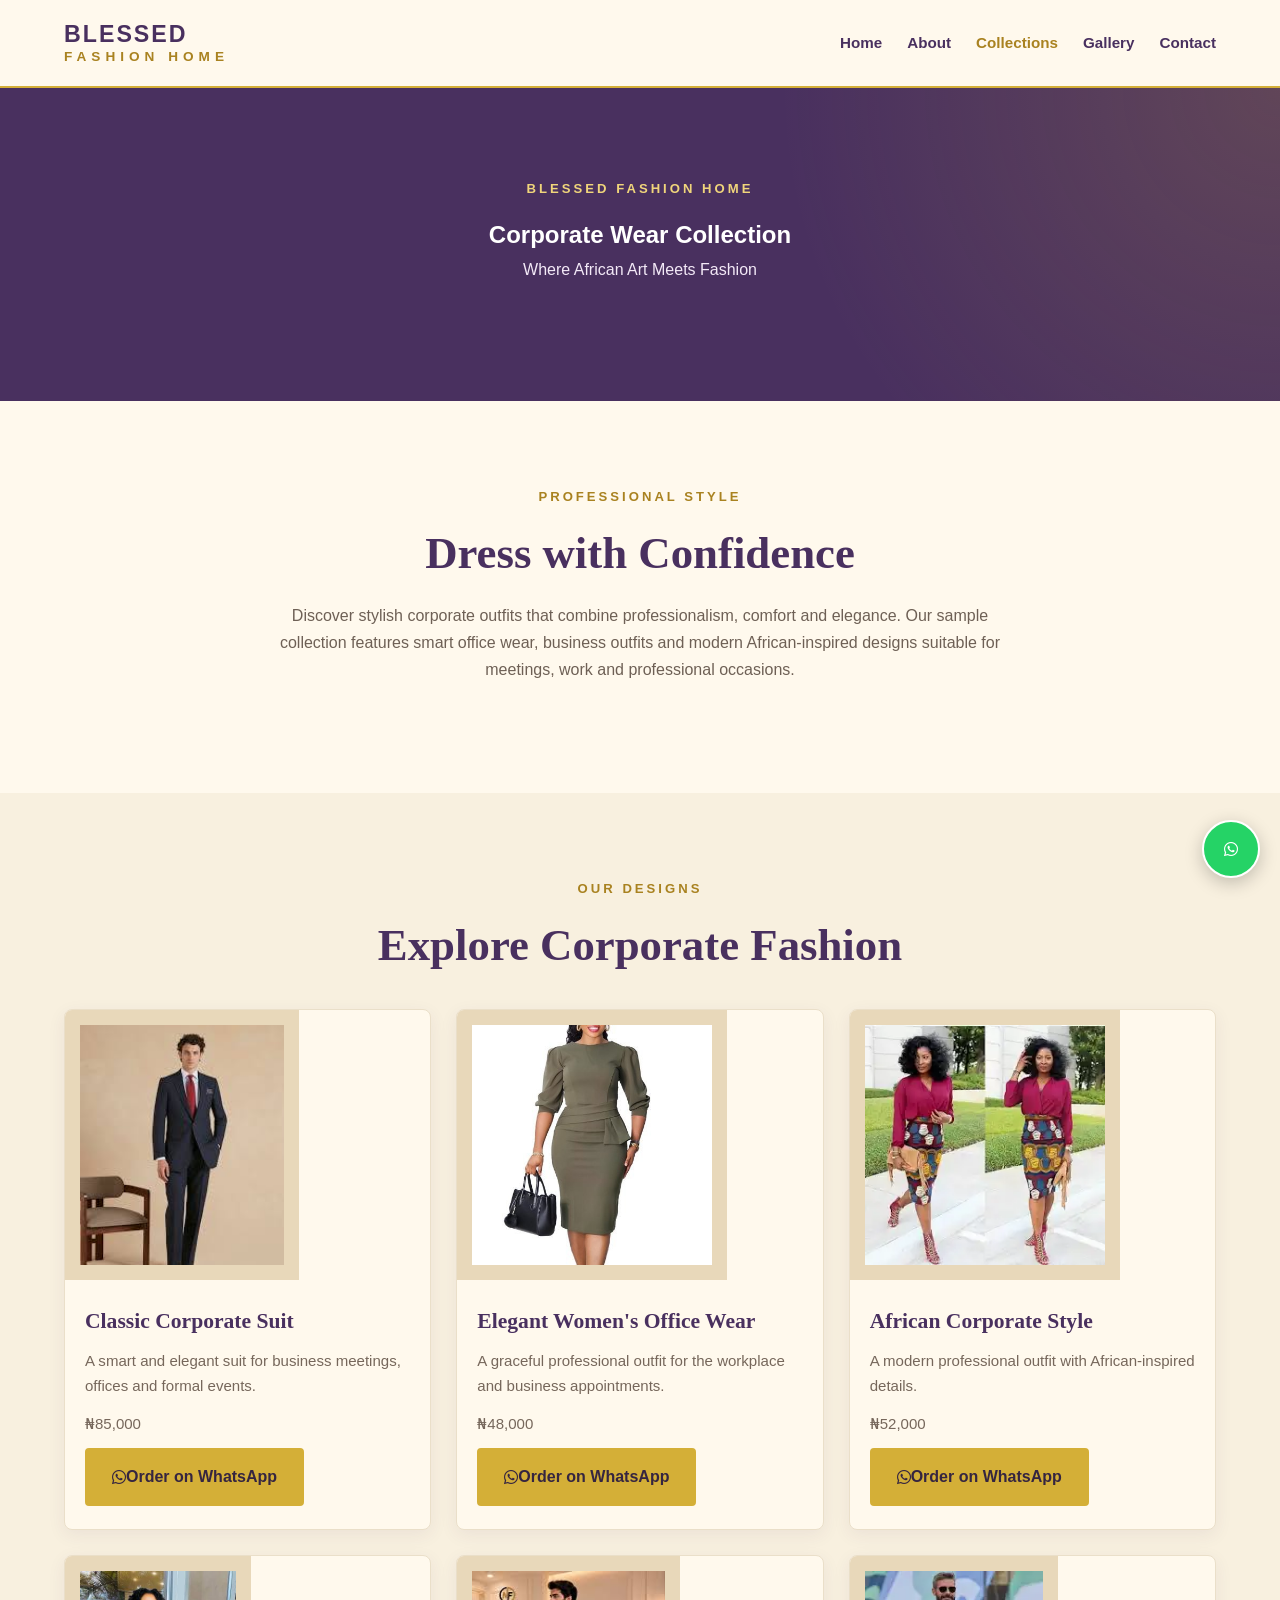
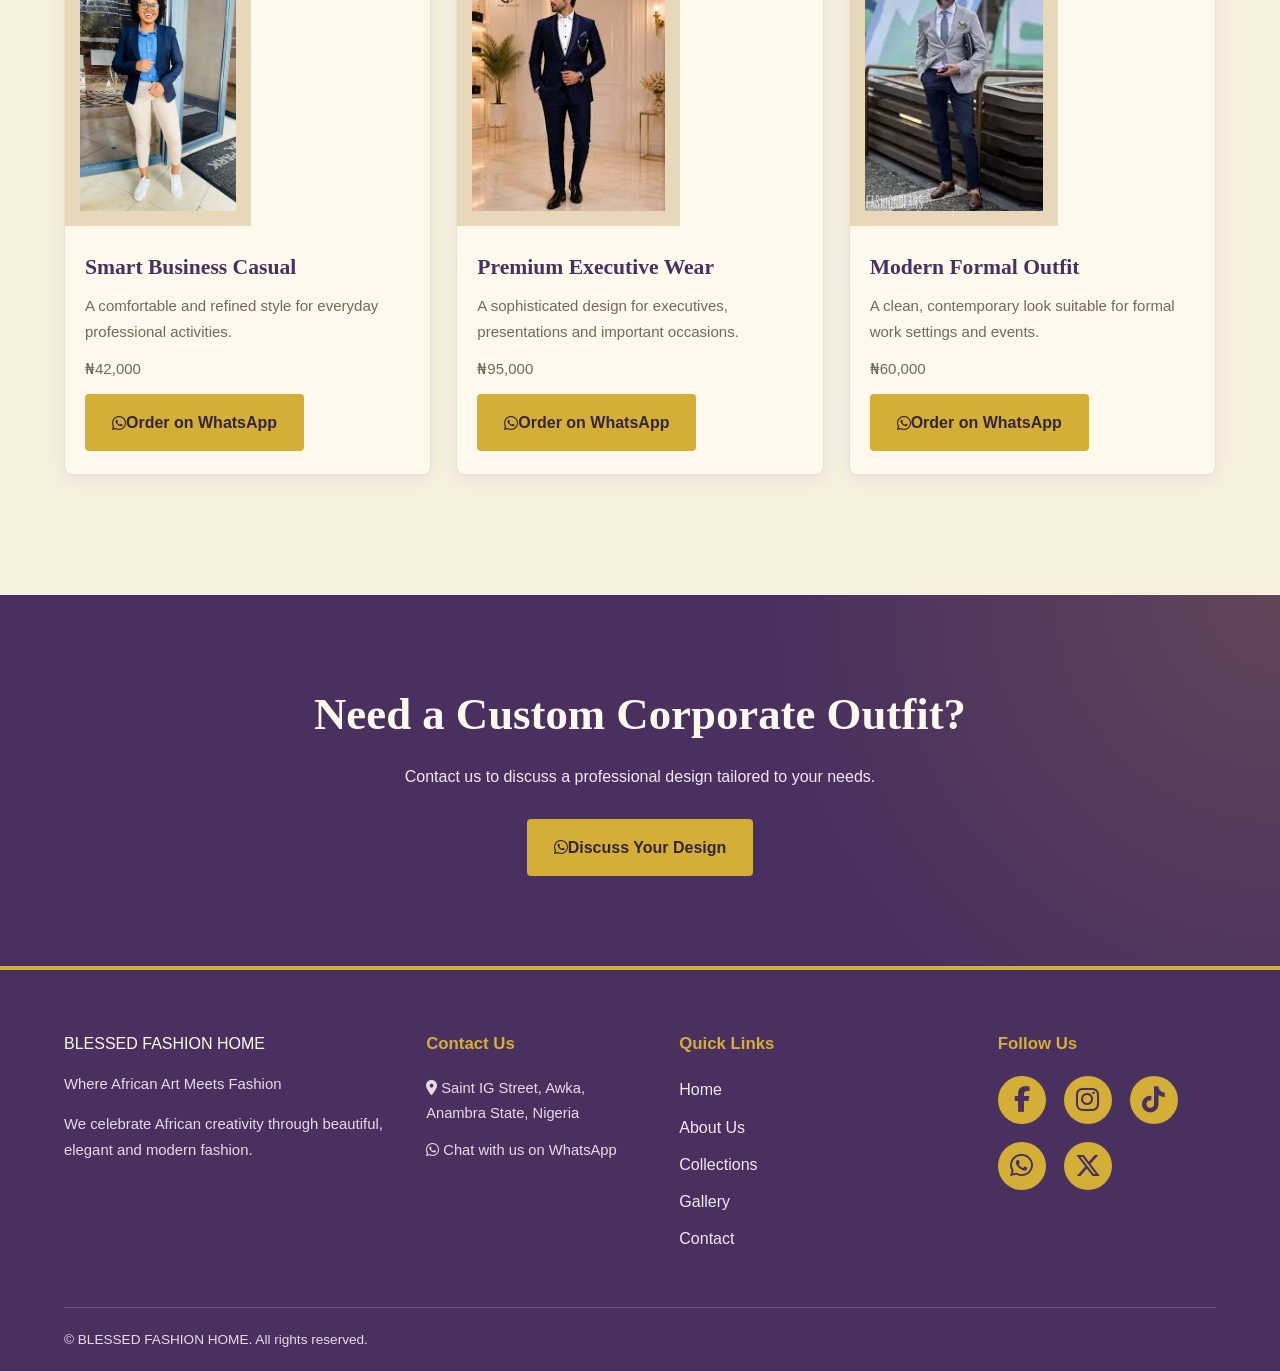
<file: corporate.html>
<!DOCTYPE html>
<html lang="en">
<head>
  <meta charset="UTF-8">
  <meta name="viewport" content="width=device-width, initial-scale=1.0">

  <title>Corporate Wear | Blessed Fashion Home</title>
  <meta name="description" content="Discover elegant corporate fashion and professional outfits at Blessed Fashion Home, where African art meets fashion.">

  <link rel="stylesheet" href="style.css">
  <link rel="stylesheet" href="https://cdnjs.cloudflare.com/ajax/libs/font-awesome/6.7.2/css/all.min.css">
</head>

<body>

  <!-- HEADER -->
  <header class="site-header">
    <a href="index.html" class="brand">
      <span class="brand-name">BLESSED</span>
      <span class="brand-subtitle">FASHION HOME</span>
    </a>

    <button class="menu-toggle" id="menu-toggle"
      type="button" aria-label="Open navigation menu"
      aria-expanded="false" aria-controls="main-nav">☰</button>

    <nav class="main-nav" id="main-nav">
      <a href="index.html">Home</a>
      <a href="about.html">About</a>
      <a href="collections.html" class="active">Collections</a>
      <a href="gallery.html">Gallery</a>
      <a href="contact.html">Contact</a>
    </nav>
  </header>

  <main>

    <!-- PAGE HERO -->
    <section class="brand-message">
      <div class="brand-message-content">
        <p class="section-label">BLESSED FASHION HOME</p>
        <h1>Corporate Wear Collection</h1>
        <p>Where African Art Meets Fashion</p>
      </div>
    </section>

    <!-- INTRODUCTION -->
    <section class="welcome section-padding">
      <p class="section-label">PROFESSIONAL STYLE</p>
      <h2>Dress with Confidence</h2>
      <p class="section-description">
        Discover stylish corporate outfits that combine professionalism,
        comfort and elegance. Our sample collection features smart office
        wear, business outfits and modern African-inspired designs suitable
        for meetings, work and professional occasions.
      </p>
    </section>

    <!-- CORPORATE PRODUCTS -->
    <section class="featured-collections section-padding">
      <p class="section-label">OUR DESIGNS</p>
      <h2>Explore Corporate Fashion</h2>

      <div class="category-grid">

        <!-- PRODUCT 1 -->
        <article class="category-card product-card">
          <img src="images/corporate-001.jpg"
            alt="Classic corporate suit"
            class="category-image product-image">

          <div class="category-info">
            <h3>Classic Corporate Suit</h3>
            <p>A smart and elegant suit for business meetings, offices and formal events.</p>
            <p class="product-price">₦85,000</p>

            <a class="btn btn-gold"
              href="https://wa.me/2347039679629?text=Hello%20Blessed%20Fashion%20Home%2C%20I%20am%20interested%20in%20the%20Classic%20Corporate%20Suit%20priced%20at%20NGN%2085%2C000.%20Please%20provide%20more%20details."
              target="_blank" rel="noopener">
              <i class="fab fa-whatsapp"></i> Order on WhatsApp
            </a>
          </div>
        </article>

        <!-- PRODUCT 2 -->
        <article class="category-card product-card">
          <img src="images/corporate-002.jpg"
            alt="Elegant women's office wear"
            class="category-image product-image">

          <div class="category-info">
            <h3>Elegant Women's Office Wear</h3>
            <p>A graceful professional outfit for the workplace and business appointments.</p>
            <p class="product-price">₦48,000</p>

            <a class="btn btn-gold"
              href="https://wa.me/2347039679629?text=Hello%20Blessed%20Fashion%20Home%2C%20I%20am%20interested%20in%20the%20Elegant%20Womens%20Office%20Wear%20priced%20at%20NGN%2048%2C000.%20Please%20provide%20more%20details."
              target="_blank" rel="noopener">
              <i class="fab fa-whatsapp"></i> Order on WhatsApp
            </a>
          </div>
        </article>

        <!-- PRODUCT 3 -->
        <article class="category-card product-card">
          <img src="images/corporate-003.jpg"
            alt="African-inspired corporate outfit"
            class="category-image product-image">

          <div class="category-info">
            <h3>African Corporate Style</h3>
            <p>A modern professional outfit with African-inspired details.</p>
            <p class="product-price">₦52,000</p>

            <a class="btn btn-gold"
              href="https://wa.me/2347039679629?text=Hello%20Blessed%20Fashion%20Home%2C%20I%20am%20interested%20in%20the%20African%20Corporate%20Style%20priced%20at%20NGN%2052%2C000.%20Please%20provide%20more%20details."
              target="_blank" rel="noopener">
              <i class="fab fa-whatsapp"></i> Order on WhatsApp
            </a>
          </div>
        </article>

        <!-- PRODUCT 4 -->
        <article class="category-card product-card">
          <img src="images/corporate-004.jpg"
            alt="Smart business casual outfit"
            class="category-image product-image">

          <div class="category-info">
            <h3>Smart Business Casual</h3>
            <p>A comfortable and refined style for everyday professional activities.</p>
            <p class="product-price">₦42,000</p>

            <a class="btn btn-gold"
              href="https://wa.me/2347039679629?text=Hello%20Blessed%20Fashion%20Home%2C%20I%20am%20interested%20in%20the%20Smart%20Business%20Casual%20outfit%20priced%20at%20NGN%2042%2C000.%20Please%20provide%20more%20details."
              target="_blank" rel="noopener">
              <i class="fab fa-whatsapp"></i> Order on WhatsApp
            </a>
          </div>
        </article>

        <!-- PRODUCT 5 -->
        <article class="category-card product-card">
          <img src="images/corporate-005.jpg"
            alt="Premium executive wear"
            class="category-image product-image">

          <div class="category-info">
            <h3>Premium Executive Wear</h3>
            <p>A sophisticated design for executives, presentations and important occasions.</p>
            <p class="product-price">₦95,000</p>

            <a class="btn btn-gold"
              href="https://wa.me/2347039679629?text=Hello%20Blessed%20Fashion%20Home%2C%20I%20am%20interested%20in%20the%20Premium%20Executive%20Wear%20priced%20at%20NGN%2095%2C000.%20Please%20provide%20more%20details."
              target="_blank" rel="noopener">
              <i class="fab fa-whatsapp"></i> Order on WhatsApp
            </a>
          </div>
        </article>

        <!-- PRODUCT 6 -->
        <article class="category-card product-card">
          <img src="images/corporate-006.jpg"
            alt="Modern formal office outfit"
            class="category-image product-image">

          <div class="category-info">
            <h3>Modern Formal Outfit</h3>
            <p>A clean, contemporary look suitable for formal work settings and events.</p>
            <p class="product-price">₦60,000</p>

            <a class="btn btn-gold"
              href="https://wa.me/2347039679629?text=Hello%20Blessed%20Fashion%20Home%2C%20I%20am%20interested%20in%20the%20Modern%20Formal%20Outfit%20priced%20at%20NGN%2060%2C000.%20Please%20provide%20more%20details."
              target="_blank" rel="noopener">
              <i class="fab fa-whatsapp"></i> Order on WhatsApp
            </a>
          </div>
        </article>

      </div>
    </section>

    <!-- CALL TO ACTION -->
    <section class="brand-message">
      <div class="brand-message-content">
        <h2>Need a Custom Corporate Outfit?</h2>
        <p>Contact us to discuss a professional design tailored to your needs.</p>

        <a class="btn btn-gold"
          href="https://wa.me/2347039679629?text=Hello%20Blessed%20Fashion%20Home%2C%20I%20would%20like%20to%20discuss%20a%20custom%20corporate%20outfit."
          target="_blank" rel="noopener">
          <i class="fab fa-whatsapp"></i> Discuss Your Design
        </a>
      </div>
    </section>

  </main>

  <!-- FOOTER -->
  <footer class="site-footer">
    <div class="footer-grid">

      <div class="footer-brand">
        <a href="index.html" class="footer-logo">
          BLESSED FASHION HOME
        </a>

        <p>Where African Art Meets Fashion</p>

        <p>
          We celebrate African creativity through beautiful,
          elegant and modern fashion.
        </p>
      </div>

      <div class="footer-column">
        <h3>Contact Us</h3>

        <p>
          <i class="fas fa-map-marker-alt"></i>
          Saint IG Street, Awka, Anambra State, Nigeria
        </p>

        <p>
          <i class="fab fa-whatsapp"></i>
          <a href="https://wa.me/2347039679629"
            target="_blank" rel="noopener">Chat with us on WhatsApp</a>
        </p>
      </div>

      <div class="footer-column">
        <h3>Quick Links</h3>
        <a href="index.html">Home</a>
        <a href="about.html">About Us</a>
        <a href="collections.html">Collections</a>
        <a href="gallery.html">Gallery</a>
        <a href="contact.html">Contact</a>
      </div>

      <div class="footer-column">
        <h3>Follow Us</h3>

        <div class="social-links">
          <a href="#" class="social-icon" aria-label="Facebook">
            <i class="fab fa-facebook-f"></i>
          </a>

          <a href="#" class="social-icon" aria-label="Instagram">
            <i class="fab fa-instagram"></i>
          </a>

          <a href="#" class="social-icon" aria-label="TikTok">
            <i class="fab fa-tiktok"></i>
          </a>

          <a href="https://wa.me/2347039679629"
            class="social-icon" aria-label="WhatsApp"
            target="_blank" rel="noopener">
            <i class="fab fa-whatsapp"></i>
          </a>

          <a href="#" class="social-icon" aria-label="X">
            <i class="fab fa-x-twitter"></i>
          </a>
        </div>
      </div>

    </div>

    <div class="footer-bottom">
      <p>
        &copy; <span id="year"></span> BLESSED FASHION HOME.
        All rights reserved.
      </p>
    </div>
  </footer>

  <!-- FLOATING WHATSAPP BUTTON -->
  <a href="https://wa.me/2347039679629"
    class="whatsapp-float"
    target="_blank" rel="noopener"
    aria-label="Chat with Blessed Fashion Home on WhatsApp">
    <i class="fab fa-whatsapp"></i>
  </a>

  <script src="script.js"></script>

</body>
</html>
</file>
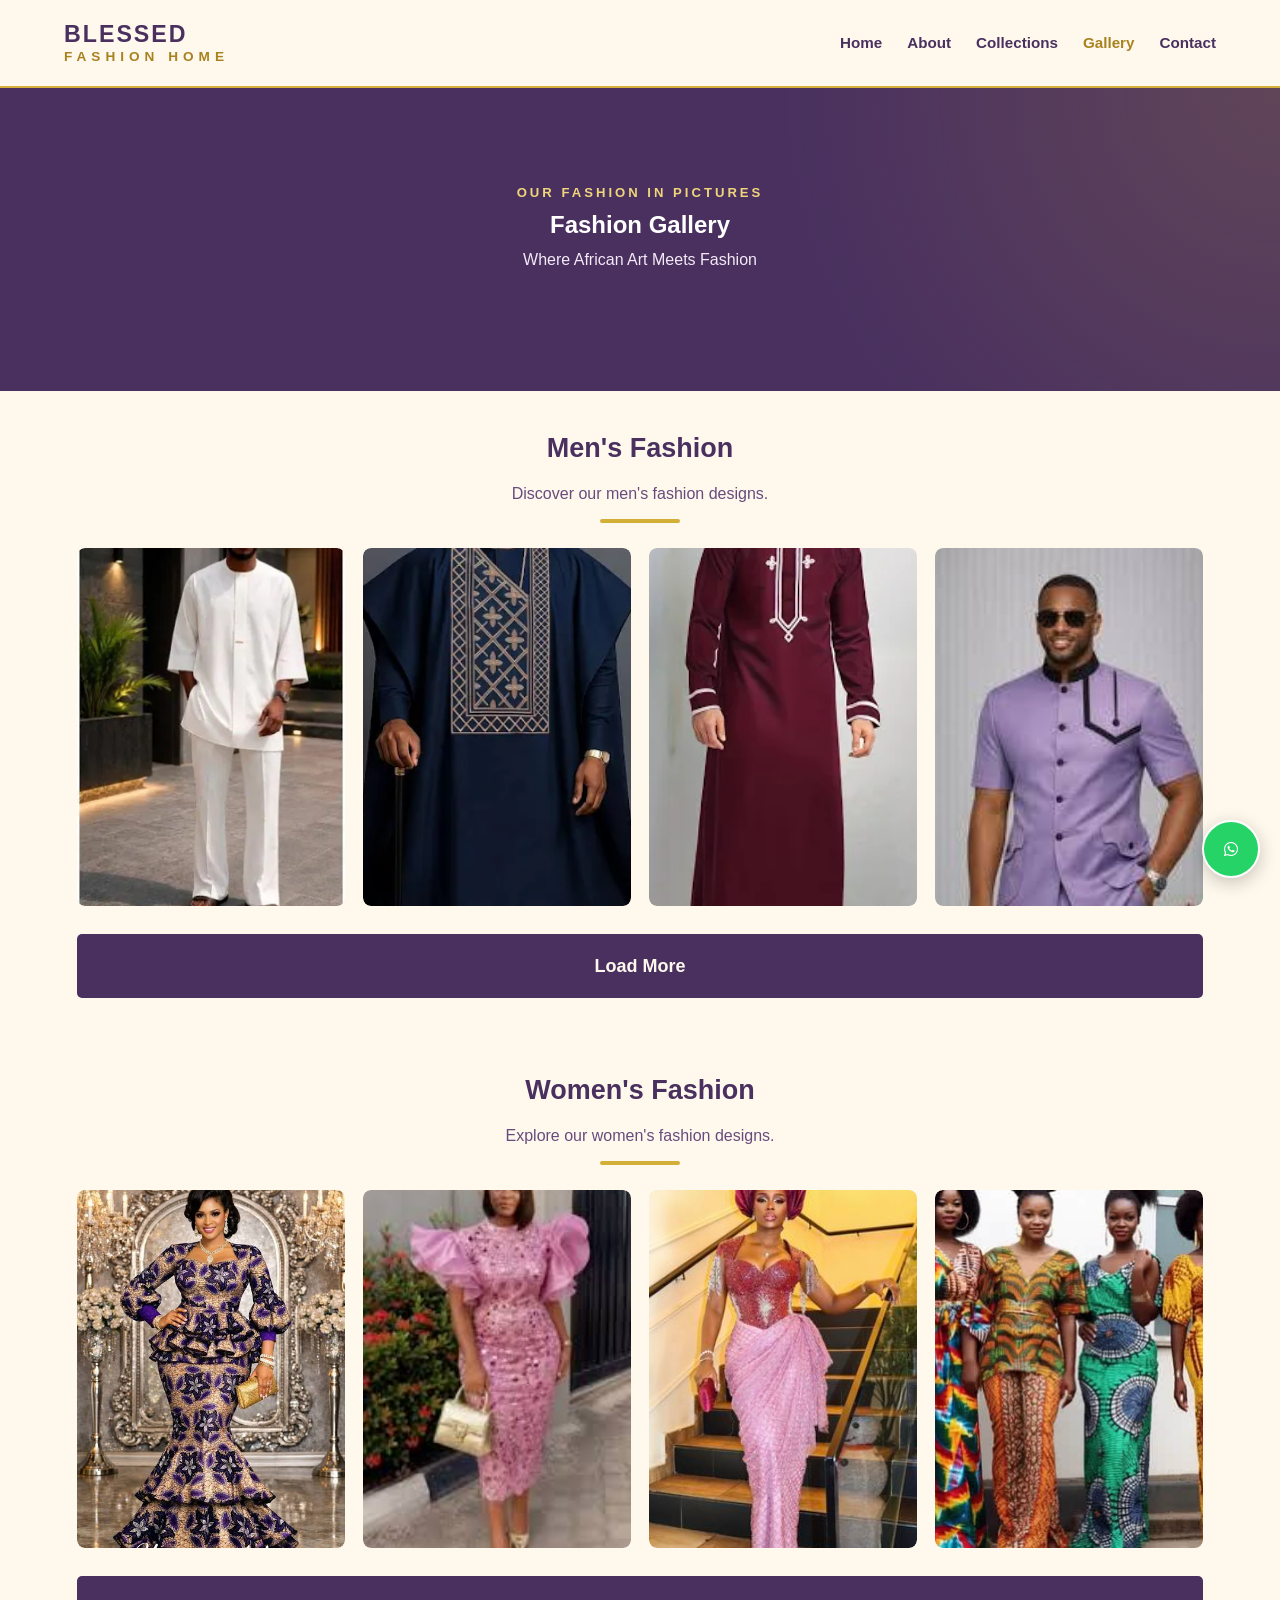
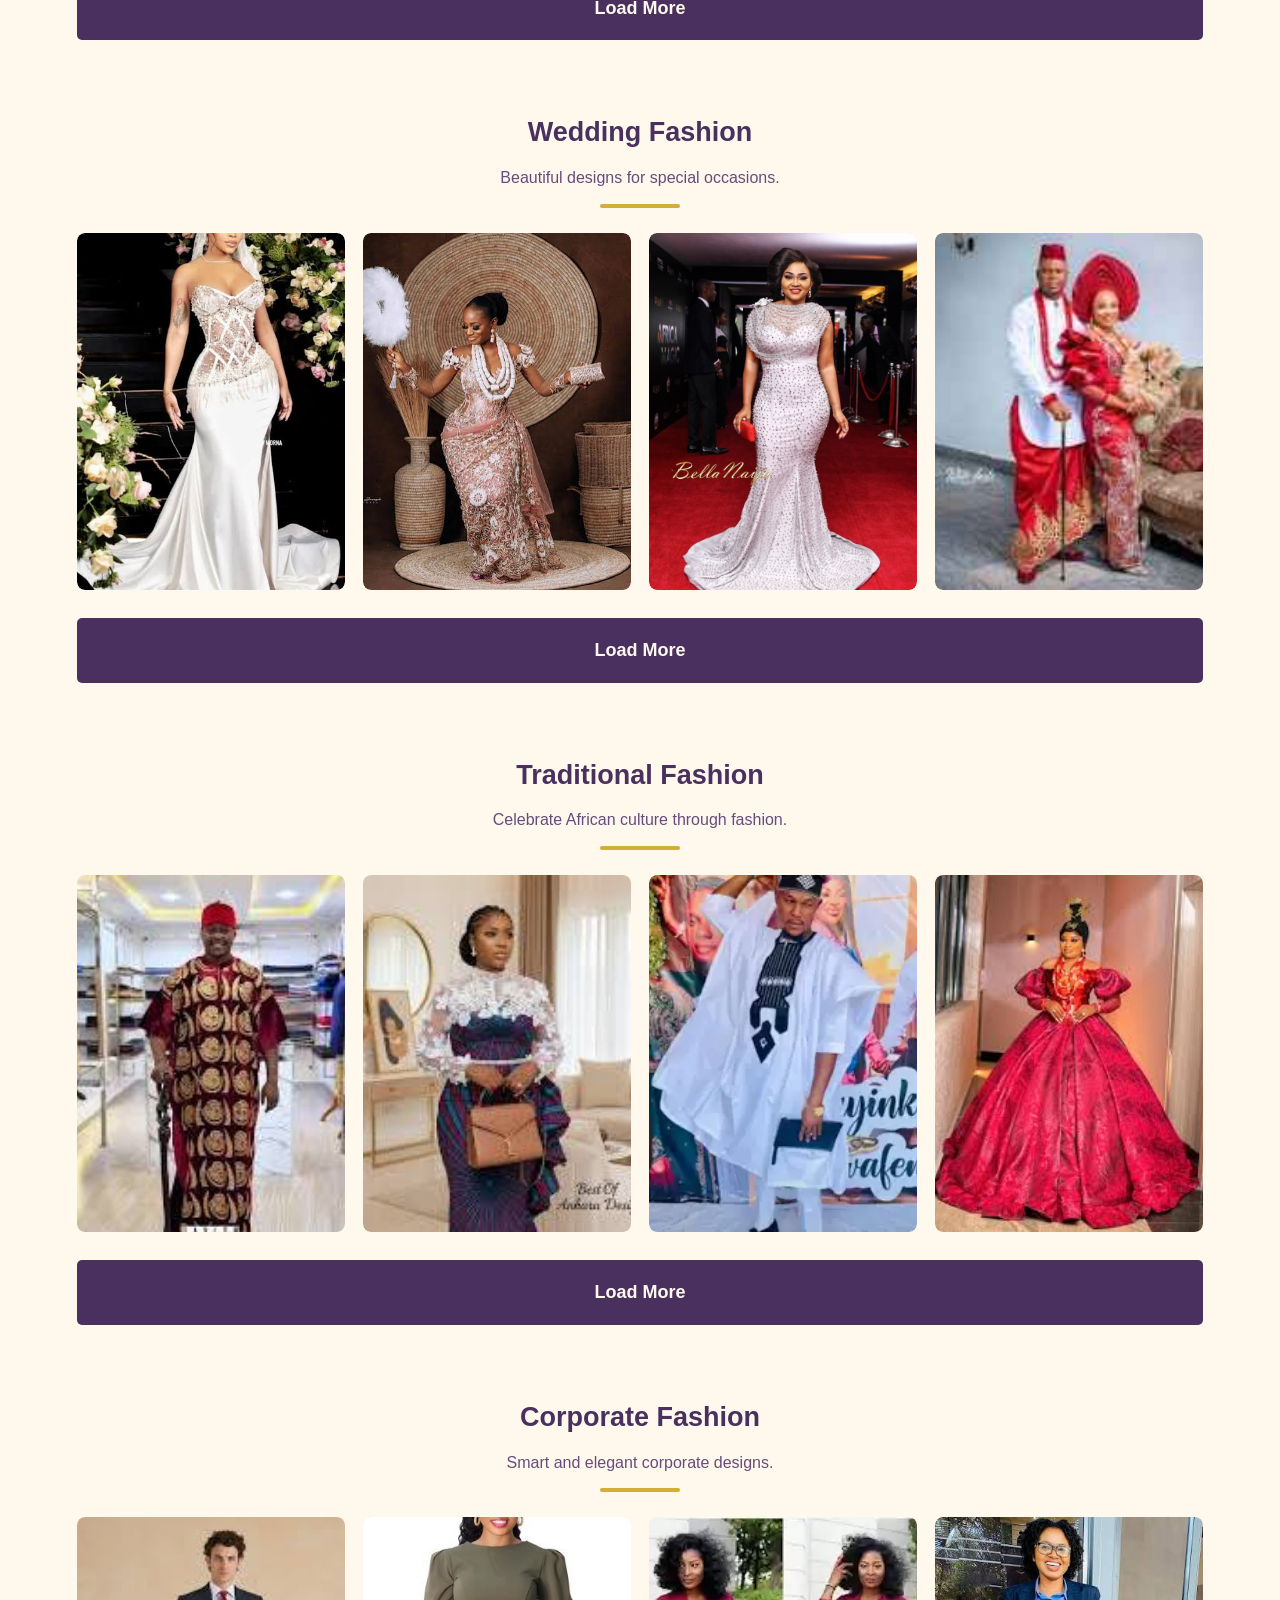
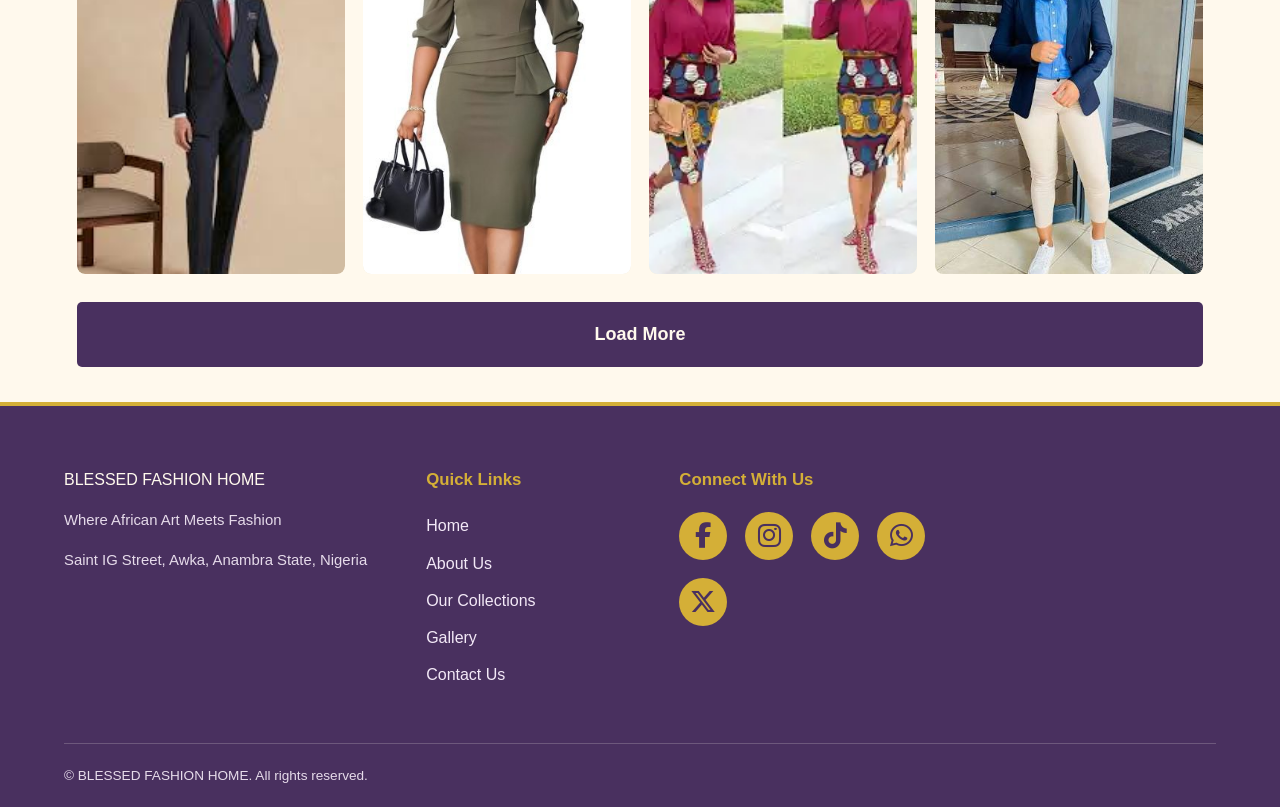
<file: gallery.html>
<!DOCTYPE html><html lang="en">
<head>
  <meta charset="UTF-8">
  <meta name="viewport" content="width=device-width, initial-scale=1.0">  <title>Fashion Gallery | BLESSED FASHION HOME</title>
  <meta name="description" content="Explore men's, women's, wedding, traditional and corporate fashion at BLESSED FASHION HOME.">  <meta name="theme-color" content="#d4af37">  <link rel="stylesheet" href="style.css">
  <link rel="stylesheet" href="https://cdnjs.cloudflare.com/ajax/libs/font-awesome/6.7.2/css/all.min.css">  <style>
    /* GALLERY GENERAL DESIGN */
    .gallery-section {
      padding: 35px 4%;
      background: #fff9ed;
    }

    .gallery-heading {
      text-align: center;
      margin-bottom: 25px;
    }

    .gallery-heading h2 {
      color: #49305f;
      font-size: 27px;
      margin-bottom: 8px;
    }

    .gallery-heading p {
      color: #684b7d;
      margin: 0;
    }

    /* TWO EQUAL IMAGES SIDE BY SIDE */
    .gallery-grid {
      display: grid;
      grid-template-columns: repeat(2, minmax(0, 1fr));
      gap: 22px 14px;
    }

    .gallery-item {
      display: none;
      min-width: 0;
      overflow: hidden;
      border-radius: 8px;
      background: #f8f0df;
    }

    .gallery-item.visible {
      display: block;
    }

    .gallery-item img {
      display: block;
      width: 100%;
      aspect-ratio: 3 / 4;
      height: auto;
      object-fit: cover;
      border-radius: 8px;
      background: #f8f0df;
      transition: transform 0.3s ease;
    }

    .gallery-item img:hover {
      transform: scale(1.03);
    }

    /* LOAD MORE BUTTON */
    .gallery-load-more {
      display: block;
      width: 100%;
      margin-top: 28px;
      padding: 17px 12px;
      border: none;
      border-radius: 5px;
      background: #49305f;
      color: #fff9ed;
      font-size: 18px;
      font-weight: 600;
      cursor: pointer;
      transition: background 0.3s ease;
    }

    .gallery-load-more:hover {
      background: #d4af37;
      color: #49305f;
    }

    .gallery-load-more:focus-visible {
      outline: 3px solid #d4af37;
      outline-offset: 3px;
    }

    .gallery-load-more:disabled {
      display: none;
    }

    .gallery-divider {
      width: 80px;
      height: 4px;
      margin: 12px auto 0;
      border-radius: 5px;
      background: #d4af37;
    }

    /* SMALLER PHONES */
    @media (max-width: 360px) {
      .gallery-section {
        padding: 28px 3%;
      }

      .gallery-grid {
        gap: 16px 9px;
      }

      .gallery-heading h2 {
        font-size: 23px;
      }
    }

    /* LARGER SCREENS */
    @media (min-width: 900px) {
      .gallery-section {
        padding-left: 6%;
        padding-right: 6%;
      }

      .gallery-grid {
        grid-template-columns: repeat(4, minmax(0, 1fr));
        gap: 24px 18px;
      }
    }
  </style></head><body>  <!-- HEADER -->  <header class="site-header">
    <a href="index.html" class="brand">
      <span class="brand-name">BLESSED</span>
      <span class="brand-subtitle">FASHION HOME</span>
    </a><button class="menu-toggle" id="menu-toggle"
  type="button"
  aria-label="Open navigation menu"
  aria-expanded="false"
  aria-controls="main-nav">
  ☰
</button>

<nav class="main-nav" id="main-nav">
  <a href="index.html">Home</a>
  <a href="about.html">About</a>
  <a href="collections.html">Collections</a>
  <a href="gallery.html" class="active">Gallery</a>
  <a href="contact.html">Contact</a>
</nav>

  </header>  <main><!-- PAGE INTRODUCTION -->
<section class="brand-message">
  <div class="brand-message-content">
    <span class="section-label">OUR FASHION IN PICTURES</span>
    <h1>Fashion Gallery</h1>
    <p>Where African Art Meets Fashion</p>
  </div>
</section>

<!-- MEN'S FASHION -->
<section class="gallery-section">
  <div class="gallery-heading">
    <h2>Men's Fashion</h2>
    <p>Discover our men's fashion designs.</p>
    <div class="gallery-divider"></div>
  </div>

  <div class="gallery-grid">

    <div class="gallery-item">
      <img src="images/men-001.jpg" alt="Men's fashion 1" loading="lazy">
    </div>
    <div class="gallery-item">
      <img src="images/men-002.jpg" alt="Men's fashion 2" loading="lazy">
    </div>
    <div class="gallery-item">
      <img src="images/men-003.jpg" alt="Men's fashion 3" loading="lazy">
    </div>
    <div class="gallery-item">
      <img src="images/men-004.jpg" alt="Men's fashion 4" loading="lazy">
    </div>
    <div class="gallery-item">
      <img src="images/men-005.jpg" alt="Men's fashion 5" loading="lazy">
    </div>
    <div class="gallery-item">
      <img src="images/men-006.jpg" alt="Men's fashion 6" loading="lazy">
    </div>

    <!-- ADD MORE MEN'S IMAGES HERE -->

  </div>

  <button class="gallery-load-more" type="button">
    Load More
  </button>
</section>

<!-- WOMEN'S FASHION -->
<section class="gallery-section">
  <div class="gallery-heading">
    <h2>Women's Fashion</h2>
    <p>Explore our women's fashion designs.</p>
    <div class="gallery-divider"></div>
  </div>

  <div class="gallery-grid">

    <div class="gallery-item">
      <img src="images/women-001.jpg" alt="Women's fashion 1" loading="lazy">
    </div>
    <div class="gallery-item">
      <img src="images/women-002.jpg" alt="Women's fashion 2" loading="lazy">
    </div>
    <div class="gallery-item">
      <img src="images/women-003.jpg" alt="Women's fashion 3" loading="lazy">
    </div>
    <div class="gallery-item">
      <img src="images/women-004.jpg" alt="Women's fashion 4" loading="lazy">
    </div>
    <div class="gallery-item">
      <img src="images/women-005.jpg" alt="Women's fashion 5" loading="lazy">
    </div>
    <div class="gallery-item">
      <img src="images/women-006.jpg" alt="Women's fashion 6" loading="lazy">
    </div>

    <!-- ADD MORE WOMEN'S IMAGES HERE -->

  </div>

  <button class="gallery-load-more" type="button">
    Load More
  </button>
</section>

<!-- WEDDING FASHION -->
<section class="gallery-section">
  <div class="gallery-heading">
    <h2>Wedding Fashion</h2>
    <p>Beautiful designs for special occasions.</p>
    <div class="gallery-divider"></div>
  </div>

  <div class="gallery-grid">

    <div class="gallery-item">
      <img src="images/wedding-001.jpg" alt="Wedding fashion 1" loading="lazy">
    </div>
    <div class="gallery-item">
      <img src="images/wedding-002.jpg" alt="Wedding fashion 2" loading="lazy">
    </div>
    <div class="gallery-item">
      <img src="images/wedding-003.jpg" alt="Wedding fashion 3" loading="lazy">
    </div>
    <div class="gallery-item">
      <img src="images/wedding-004.jpg" alt="Wedding fashion 4" loading="lazy">
    </div>
    <div class="gallery-item">
      <img src="images/wedding-005.jpg" alt="Wedding fashion 5" loading="lazy">
    </div>
    <div class="gallery-item">
      <img src="images/wedding-006.jpg" alt="Wedding fashion 6" loading="lazy">
    </div>

    <!-- ADD MORE WEDDING IMAGES HERE -->

  </div>

  <button class="gallery-load-more" type="button">
    Load More
  </button>
</section>

<!-- TRADITIONAL FASHION -->
<section class="gallery-section">
  <div class="gallery-heading">
    <h2>Traditional Fashion</h2>
    <p>Celebrate African culture through fashion.</p>
    <div class="gallery-divider"></div>
  </div>

  <div class="gallery-grid">

    <div class="gallery-item">
      <img src="images/traditional-001.jpg" alt="Traditional fashion 1" loading="lazy">
    </div>
    <div class="gallery-item">
      <img src="images/traditional-002.jpg" alt="Traditional fashion 2" loading="lazy">
    </div>
    <div class="gallery-item">
      <img src="images/traditional-003.jpg" alt="Traditional fashion 3" loading="lazy">
    </div>
    <div class="gallery-item">
      <img src="images/traditional-004.jpg" alt="Traditional fashion 4" loading="lazy">
    </div>
    <div class="gallery-item">
      <img src="images/traditional-005.jpg" alt="Traditional fashion 5" loading="lazy">
    </div>
    <div class="gallery-item">
      <img src="images/traditional-006.jpg" alt="Traditional fashion 6" loading="lazy">
    </div>

    <!-- ADD MORE TRADITIONAL IMAGES HERE -->

  </div>

  <button class="gallery-load-more" type="button">
    Load More
  </button>
</section>

<!-- CORPORATE FASHION -->
<section class="gallery-section">
  <div class="gallery-heading">
    <h2>Corporate Fashion</h2>
    <p>Smart and elegant corporate designs.</p>
    <div class="gallery-divider"></div>
  </div>

  <div class="gallery-grid">

    <div class="gallery-item">
      <img src="images/corporate-001.jpg" alt="Corporate fashion 1" loading="lazy">
    </div>
    <div class="gallery-item">
      <img src="images/corporate-002.jpg" alt="Corporate fashion 2" loading="lazy">
    </div>
    <div class="gallery-item">
      <img src="images/corporate-003.jpg" alt="Corporate fashion 3" loading="lazy">
    </div>
    <div class="gallery-item">
      <img src="images/corporate-004.jpg" alt="Corporate fashion 4" loading="lazy">
    </div>
    <div class="gallery-item">
      <img src="images/corporate-005.jpg" alt="Corporate fashion 5" loading="lazy">
    </div>
    <div class="gallery-item">
      <img src="images/corporate-006.jpg" alt="Corporate fashion 6" loading="lazy">
    </div>

    <!-- ADD MORE CORPORATE IMAGES HERE -->

  </div>

  <button class="gallery-load-more" type="button">
    Load More
  </button>
</section>

  </main>  <!-- FOOTER -->  <footer class="site-footer">
    <div class="footer-grid">  <div class="footer-brand">
    <a href="index.html" class="footer-logo">
      BLESSED FASHION HOME
    </a>
    <p>Where African Art Meets Fashion</p>
    <p>Saint IG Street, Awka, Anambra State, Nigeria</p>
  </div>

  <div class="footer-column">
    <h3>Quick Links</h3>
    <a href="index.html">Home</a>
    <a href="about.html">About Us</a>
    <a href="collections.html">Our Collections</a>
    <a href="gallery.html">Gallery</a>
    <a href="contact.html">Contact Us</a>
  </div>

  <div class="footer-column">
    <h3>Connect With Us</h3>

    <div class="social-links">
      <a href="#" class="social-icon" aria-label="Facebook">
        <i class="fa-brands fa-facebook-f"></i>
      </a>

      <a href="#" class="social-icon" aria-label="Instagram">
        <i class="fa-brands fa-instagram"></i>
      </a>

      <a href="#" class="social-icon" aria-label="TikTok">
        <i class="fa-brands fa-tiktok"></i>
      </a>

      <a href="https://wa.me/2347039679629"
         class="social-icon"
         aria-label="WhatsApp">
        <i class="fa-brands fa-whatsapp"></i>
      </a>

      <a href="#" class="social-icon" aria-label="X">
        <i class="fa-brands fa-x-twitter"></i>
      </a>
    </div>
  </div>

</div>

<div class="footer-bottom">
  <p>
    &copy; <span id="year"></span>
    BLESSED FASHION HOME. All rights reserved.
  </p>
</div>

  </footer>  <!-- FLOATING WHATSAPP BUTTON --><a href="https://wa.me/2347039679629"
class="whatsapp-float"
target="_blank"
rel="noopener noreferrer"
aria-label="Chat with us on WhatsApp">
<i class="fa-brands fa-whatsapp"></i>
</a>

  <!-- EXISTING WEBSITE JAVASCRIPT -->  <script src="script.js"></script>  <!-- GALLERY LOAD MORE FUNCTION -->  <script>
    document.querySelectorAll(".gallery-section").forEach(function(section) {
      const items = section.querySelectorAll(".gallery-item");
      const button = section.querySelector(".gallery-load-more");
      const imagesPerClick = 4;
      let visibleCount = 4;

      function updateGallery() {
        items.forEach(function(item, index) {
          item.classList.toggle("visible", index < visibleCount);
        });

        if (visibleCount >= items.length) {
          button.style.display = "none";
        } else {
          button.style.display = "block";
        }
      }

      updateGallery();

      button.addEventListener("click", function() {
        visibleCount += imagesPerClick;
        updateGallery();
      });
    });
  </script></body>
</html>
</file>
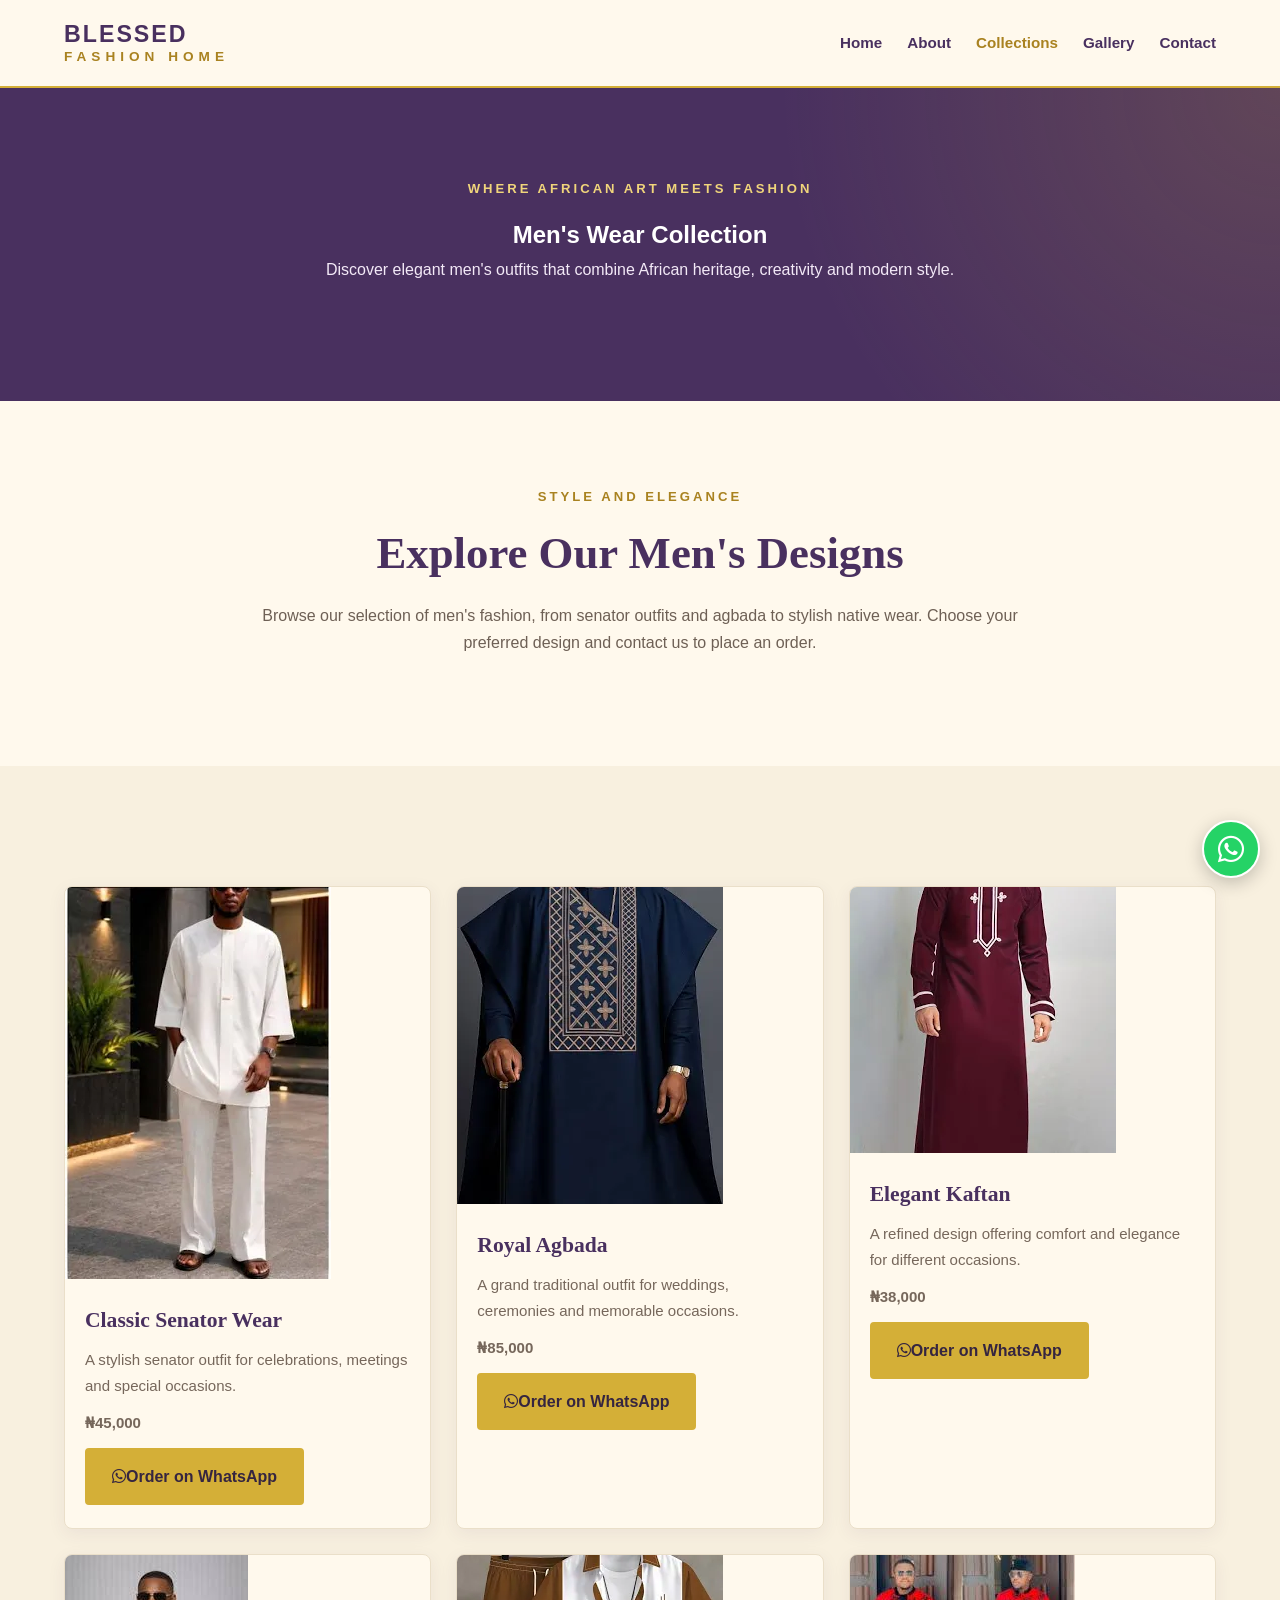
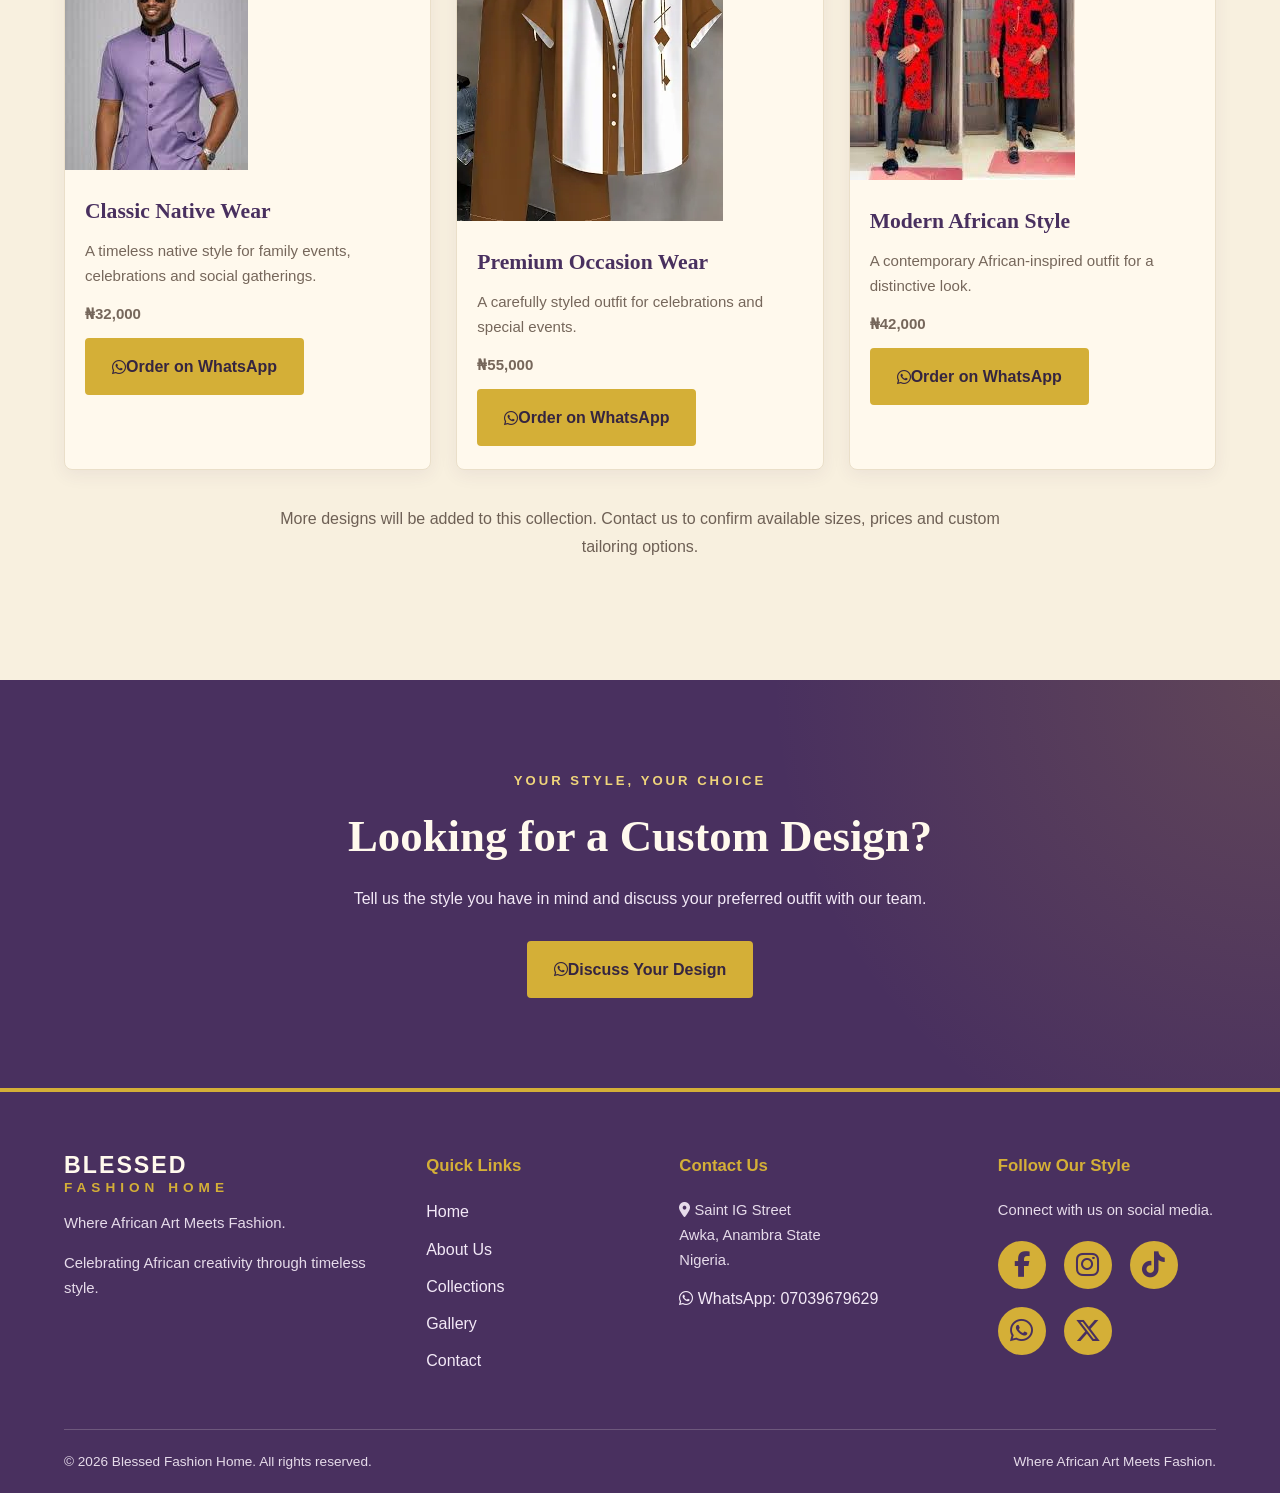
<file: men.html>
<!DOCTYPE html>
<html lang="en">
<head>
  <meta charset="UTF-8">
  <meta name="viewport" content="width=device-width, initial-scale=1.0">

  <title>Men's Wear | Blessed Fashion Home</title>
  <meta name="description" content="Explore men's African fashion, senator outfits, agbada and stylish traditional wear at Blessed Fashion Home.">
  <meta name="theme-color" content="#d4af37">

  <link rel="stylesheet" href="style.css">
  <link rel="stylesheet" href="https://cdnjs.cloudflare.com/ajax/libs/font-awesome/6.7.2/css/all.min.css">
</head>

<body>

<!-- HEADER -->
<header class="site-header">
  <a href="index.html" class="brand">
    <span class="brand-name">BLESSED</span>
    <span class="brand-subtitle">FASHION HOME</span>
  </a>

  <button class="menu-toggle" id="menu-toggle"
    type="button" aria-label="Open navigation menu"
    aria-expanded="false" aria-controls="main-nav">☰</button>

  <nav class="main-nav" id="main-nav">
    <a href="index.html">Home</a>
    <a href="about.html">About</a>
    <a href="collections.html" class="active">Collections</a>
    <a href="gallery.html">Gallery</a>
    <a href="contact.html">Contact</a>
  </nav>
</header>

<main>

  <!-- PAGE HEADING -->
  <section class="brand-message">
    <div class="brand-message-content">
      <p class="section-label">WHERE AFRICAN ART MEETS FASHION</p>
      <h1>Men's Wear Collection</h1>
      <p>
        Discover elegant men's outfits that combine
        African heritage, creativity and modern style.
      </p>
    </div>
  </section>

  <!-- INTRODUCTION -->
  <section class="welcome section-padding">
    <p class="section-label">STYLE AND ELEGANCE</p>
    <h2>Explore Our Men's Designs</h2>
    <p class="section-description">
      Browse our selection of men's fashion, from senator
      outfits and agbada to stylish native wear. Choose
      your preferred design and contact us to place an order.
    </p>
  </section>

  <!-- MEN'S OUTFIT GALLERY -->
  <section class="featured-collections section-padding">
    <div class="category-grid">

      <!--
        HOW TO ADD MORE OUTFITS:
        Copy one complete product-card block.
        Change its image, name, description, price
        and WhatsApp message.
      -->

      <!-- OUTFIT 1 -->
      <article class="category-card product-card">
        <img class="product-image"
          src="images/men-001.jpg"
          alt="Classic men's senator outfit"
          loading="lazy">

        <div class="category-info">
          <h3>Classic Senator Wear</h3>
          <p>
            A stylish senator outfit for celebrations,
            meetings and special occasions.
          </p>
          <p class="product-price"><strong>₦45,000</strong></p>

          <a href="https://wa.me/2347039679629?text=Hello%20Blessed%20Fashion%20Home%2C%20I%20am%20interested%20in%20the%20Classic%20Senator%20Wear%20priced%20at%20NGN%2045%2C000."
            class="btn btn-gold"
            target="_blank" rel="noopener noreferrer">
            <i class="fa-brands fa-whatsapp"></i>
            Order on WhatsApp
          </a>
        </div>
      </article>

      <!-- OUTFIT 2 -->
      <article class="category-card product-card">
        <img class="product-image"
          src="images/men-002.jpg"
          alt="Royal men's agbada outfit"
          loading="lazy">

        <div class="category-info">
          <h3>Royal Agbada</h3>
          <p>
            A grand traditional outfit for weddings,
            ceremonies and memorable occasions.
          </p>
          <p class="product-price"><strong>₦85,000</strong></p>

          <a href="https://wa.me/2347039679629?text=Hello%20Blessed%20Fashion%20Home%2C%20I%20am%20interested%20in%20the%20Royal%20Agbada%20priced%20at%20NGN%2085%2C000."
            class="btn btn-gold"
            target="_blank" rel="noopener noreferrer">
            <i class="fa-brands fa-whatsapp"></i>
            Order on WhatsApp
          </a>
        </div>
      </article>

      <!-- OUTFIT 3 -->
      <article class="category-card product-card">
        <img class="product-image"
          src="images/men-003.jpg"
          alt="Elegant men's kaftan"
          loading="lazy">

        <div class="category-info">
          <h3>Elegant Kaftan</h3>
          <p>
            A refined design offering comfort and
            elegance for different occasions.
          </p>
          <p class="product-price"><strong>₦38,000</strong></p>

          <a href="https://wa.me/2347039679629?text=Hello%20Blessed%20Fashion%20Home%2C%20I%20am%20interested%20in%20the%20Elegant%20Kaftan%20priced%20at%20NGN%2038%2C000."
            class="btn btn-gold"
            target="_blank" rel="noopener noreferrer">
            <i class="fa-brands fa-whatsapp"></i>
            Order on WhatsApp
          </a>
        </div>
      </article>

      <!-- OUTFIT 4 -->
      <article class="category-card product-card">
        <img class="product-image"
          src="images/men-004.jpg"
          alt="Classic men's native wear"
          loading="lazy">

        <div class="category-info">
          <h3>Classic Native Wear</h3>
          <p>
            A timeless native style for family events,
            celebrations and social gatherings.
          </p>
          <p class="product-price"><strong>₦32,000</strong></p>

          <a href="https://wa.me/2347039679629?text=Hello%20Blessed%20Fashion%20Home%2C%20I%20am%20interested%20in%20the%20Classic%20Native%20Wear%20priced%20at%20NGN%2032%2C000."
            class="btn btn-gold"
            target="_blank" rel="noopener noreferrer">
            <i class="fa-brands fa-whatsapp"></i>
            Order on WhatsApp
          </a>
        </div>
      </article>

      <!-- OUTFIT 5 -->
      <article class="category-card product-card">
        <img class="product-image"
          src="images/men-005.jpg"
          alt="Premium men's occasion wear"
          loading="lazy">

        <div class="category-info">
          <h3>Premium Occasion Wear</h3>
          <p>
            A carefully styled outfit for celebrations
            and special events.
          </p>
          <p class="product-price"><strong>₦55,000</strong></p>

          <a href="https://wa.me/2347039679629?text=Hello%20Blessed%20Fashion%20Home%2C%20I%20am%20interested%20in%20the%20Premium%20Occasion%20Wear%20priced%20at%20NGN%2055%2C000."
            class="btn btn-gold"
            target="_blank" rel="noopener noreferrer">
            <i class="fa-brands fa-whatsapp"></i>
            Order on WhatsApp
          </a>
        </div>
      </article>

      <!-- OUTFIT 6 -->
      <article class="category-card product-card">
        <img class="product-image"
          src="images/men-006.jpg"
          alt="Modern African men's fashion"
          loading="lazy">

        <div class="category-info">
          <h3>Modern African Style</h3>
          <p>
            A contemporary African-inspired outfit
            for a distinctive look.
          </p>
          <p class="product-price"><strong>₦42,000</strong></p>

          <a href="https://wa.me/2347039679629?text=Hello%20Blessed%20Fashion%20Home%2C%20I%20am%20interested%20in%20the%20Modern%20African%20Style%20priced%20at%20NGN%2042%2C000."
            class="btn btn-gold"
            target="_blank" rel="noopener noreferrer">
            <i class="fa-brands fa-whatsapp"></i>
            Order on WhatsApp
          </a>
        </div>
      </article>

    </div>

    <p class="section-description">
      More designs will be added to this collection.
      Contact us to confirm available sizes, prices
      and custom tailoring options.
    </p>
  </section>

  <!-- CUSTOM DESIGN ENQUIRY -->
  <section class="brand-message">
    <div class="brand-message-content">
      <p class="section-label">YOUR STYLE, YOUR CHOICE</p>
      <h2>Looking for a Custom Design?</h2>
      <p>
        Tell us the style you have in mind and discuss
        your preferred outfit with our team.
      </p>

      <a href="https://wa.me/2347039679629?text=Hello%20Blessed%20Fashion%20Home%2C%20I%20would%20like%20to%20discuss%20a%20custom%20men%27s%20fashion%20design."
        class="btn btn-gold"
        target="_blank" rel="noopener noreferrer">
        <i class="fa-brands fa-whatsapp"></i>
        Discuss Your Design
      </a>
    </div>
  </section>

</main>

<!-- FOOTER -->
<footer class="site-footer">
  <div class="footer-grid">

    <div class="footer-brand">
      <a href="index.html" class="brand footer-logo">
        <span class="brand-name">BLESSED</span>
        <span class="brand-subtitle">FASHION HOME</span>
      </a>
      <p>Where African Art Meets Fashion.</p>
      <p>Celebrating African creativity through timeless style.</p>
    </div>

    <div class="footer-column">
      <h3>Quick Links</h3>
      <a href="index.html">Home</a>
      <a href="about.html">About Us</a>
      <a href="collections.html">Collections</a>
      <a href="gallery.html">Gallery</a>
      <a href="contact.html">Contact</a>
    </div>

    <div class="footer-column">
      <h3>Contact Us</h3>
      <p>
        <i class="fa-solid fa-location-dot" aria-hidden="true"></i>
        Saint IG Street<br>
        Awka, Anambra State<br>
        Nigeria.
      </p>
      <a href="https://wa.me/2347039679629"
        target="_blank" rel="noopener noreferrer">
        <i class="fa-brands fa-whatsapp" aria-hidden="true"></i>
        WhatsApp: 07039679629
      </a>
    </div>

    <div class="footer-column">
      <h3>Follow Our Style</h3>
      <p>Connect with us on social media.</p>

      <div class="social-links">
        <a href="#" class="social-icon"
          aria-label="Facebook" title="Facebook">
          <i class="fa-brands fa-facebook-f"></i>
        </a>

        <a href="#" class="social-icon"
          aria-label="Instagram" title="Instagram">
          <i class="fa-brands fa-instagram"></i>
        </a>

        <a href="#" class="social-icon"
          aria-label="TikTok" title="TikTok">
          <i class="fa-brands fa-tiktok"></i>
        </a>

        <a href="https://wa.me/2347039679629"
          class="social-icon" target="_blank"
          rel="noopener noreferrer"
          aria-label="WhatsApp" title="WhatsApp">
          <i class="fa-brands fa-whatsapp"></i>
        </a>

        <a href="#" class="social-icon"
          aria-label="X" title="X">
          <i class="fa-brands fa-x-twitter"></i>
        </a>
      </div>
    </div>

  </div>

  <div class="footer-bottom">
    <p>
      &copy; <span id="current-year">2026</span>
      Blessed Fashion Home. All rights reserved.
    </p>
    <p>Where African Art Meets Fashion.</p>
  </div>
</footer>

<!-- FLOATING WHATSAPP BUTTON -->
<a href="https://wa.me/2347039679629?text=Hello%20Blessed%20Fashion%20Home%2C%20I%20would%20like%20to%20make%20an%20enquiry."
  class="whatsapp-float" target="_blank"
  rel="noopener noreferrer"
  aria-label="Chat with Blessed Fashion Home on WhatsApp"
  title="Chat with us on WhatsApp">
  <i class="fa-brands fa-whatsapp"
    aria-hidden="true" style="font-size:30px;"></i>
</a>

<script src="script.js"></script>
</body>
</html>
</file>
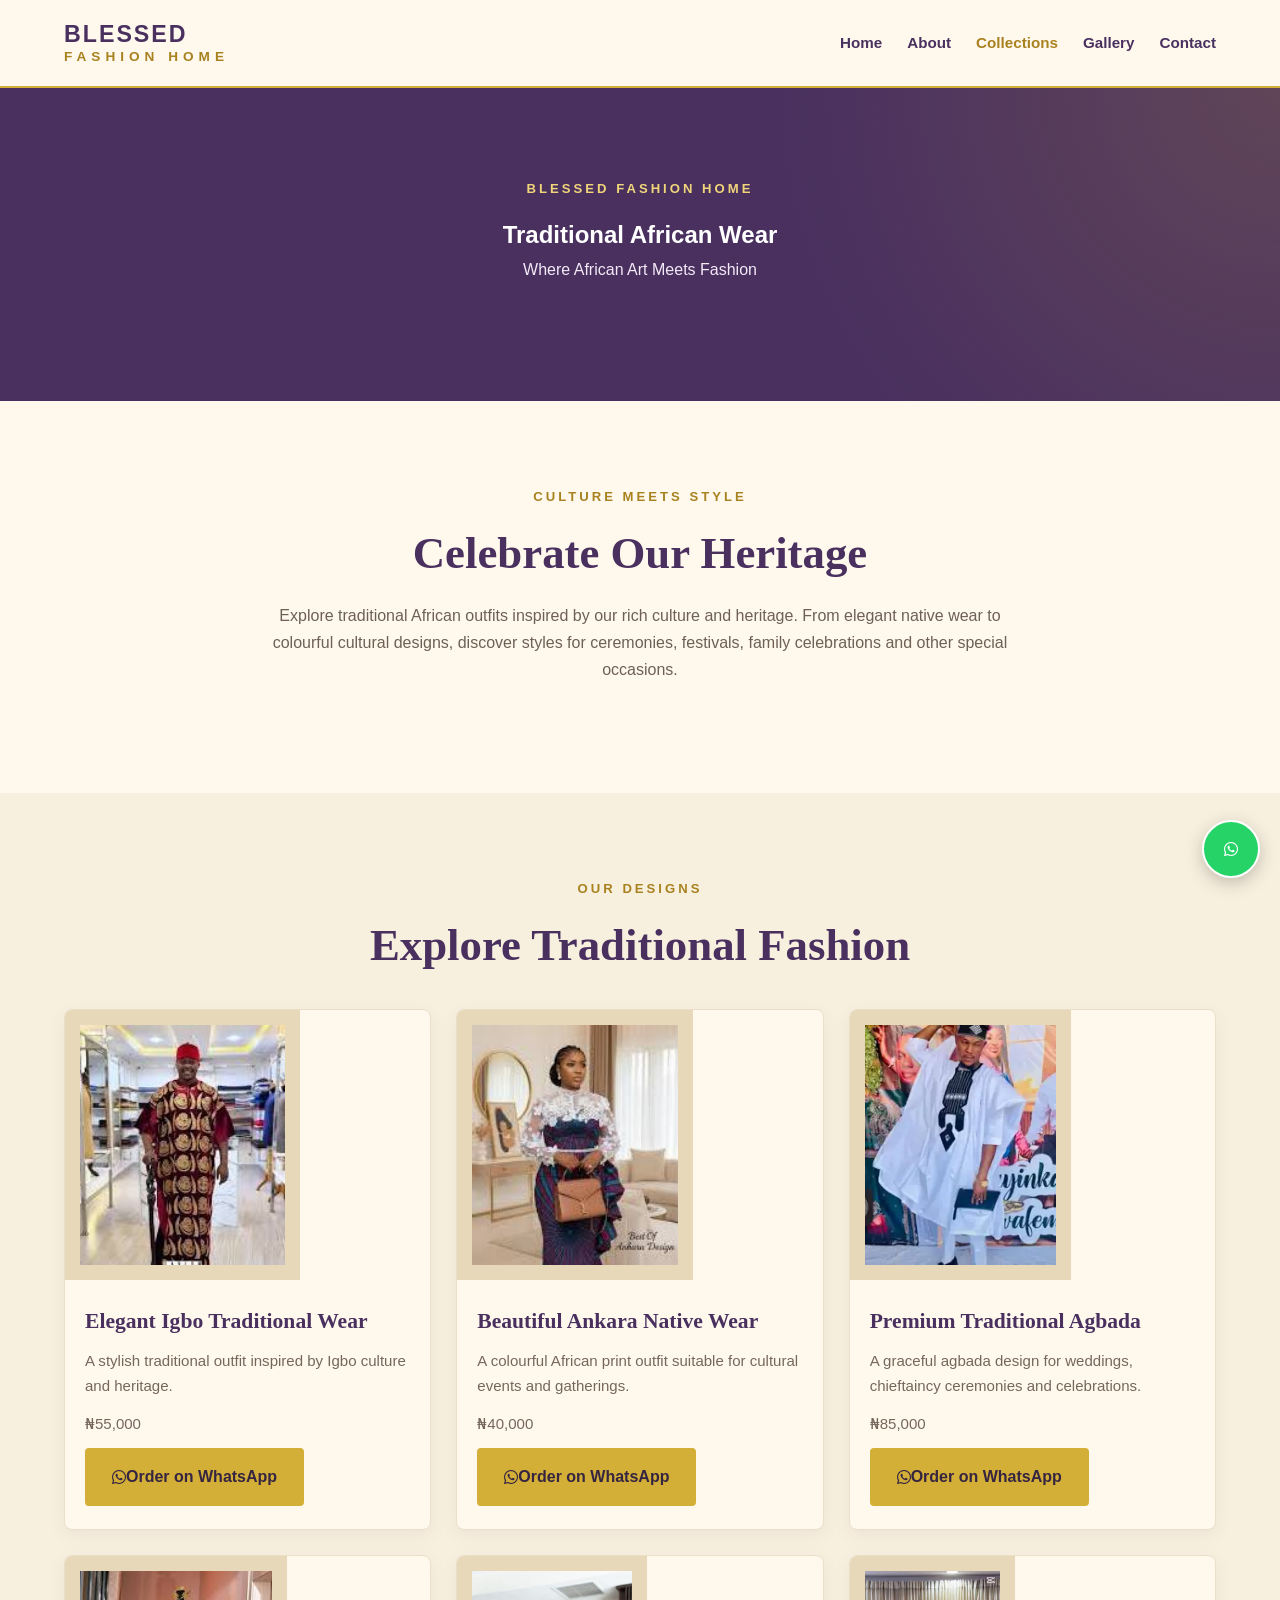
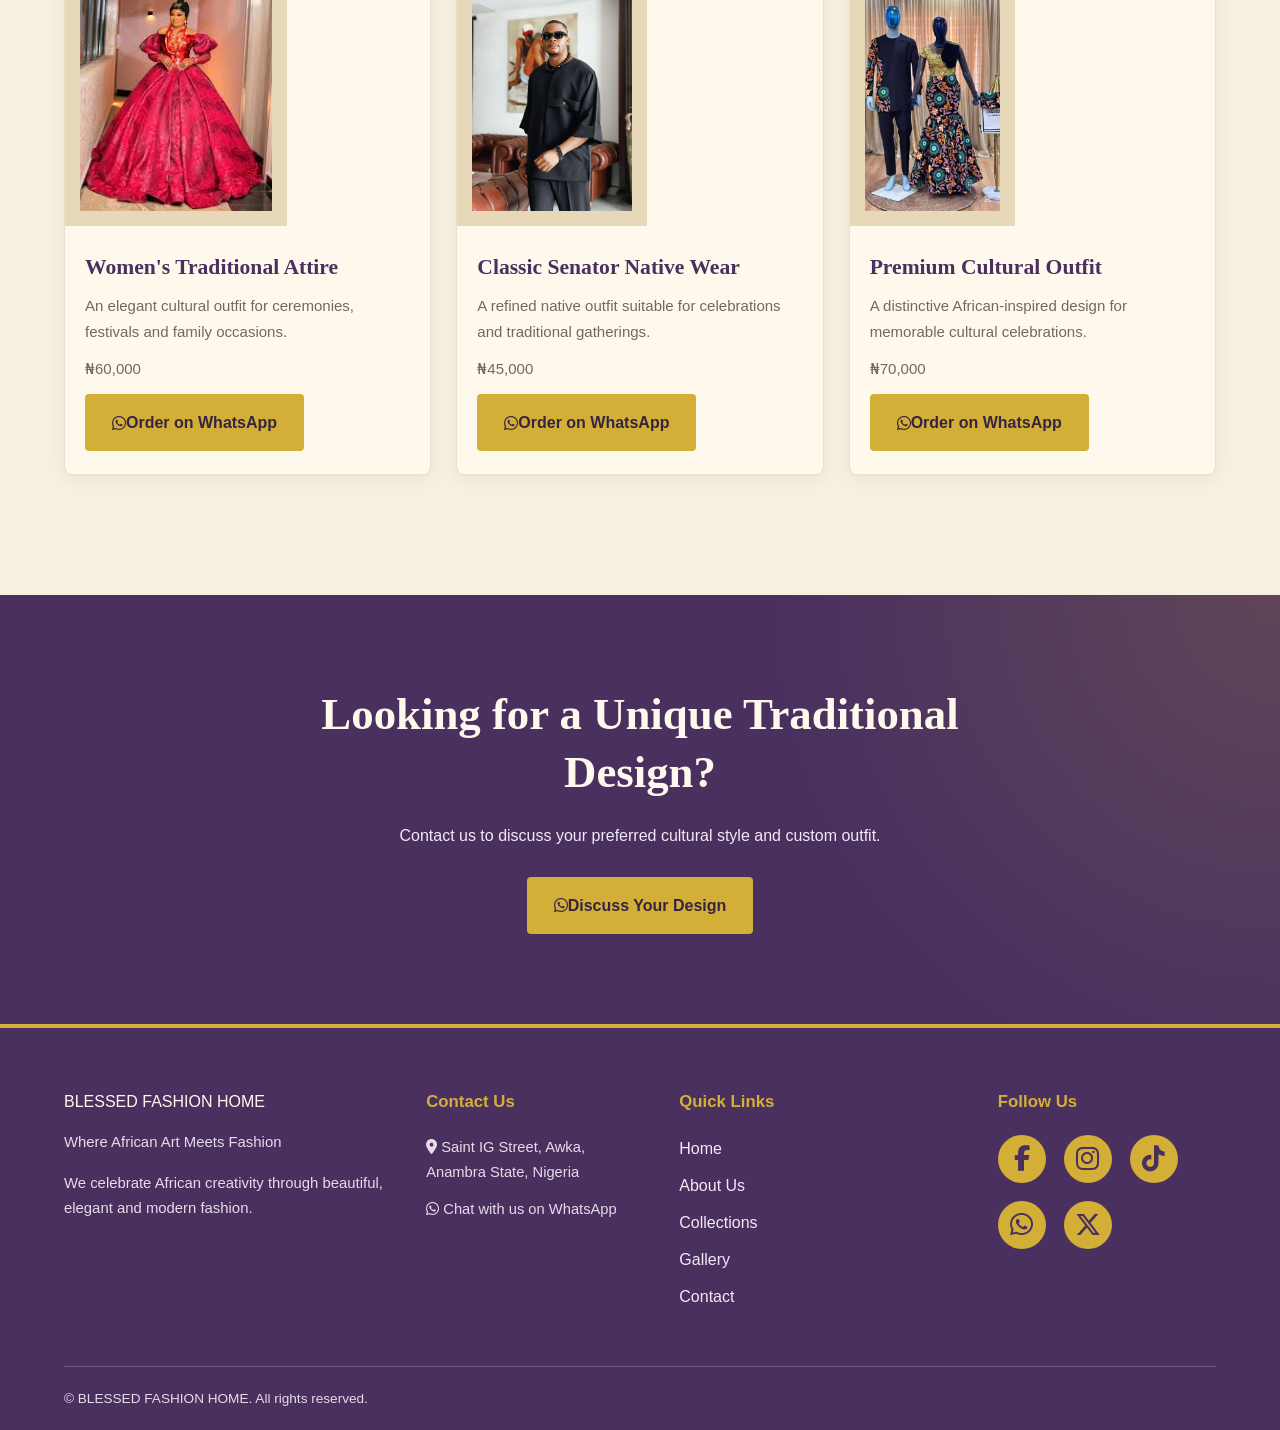
<file: traditional.html>
<!DOCTYPE html>
<html lang="en">
<head>
  <meta charset="UTF-8">
  <meta name="viewport" content="width=device-width, initial-scale=1.0">

  <title>Traditional Wear | Blessed Fashion Home</title>
  <meta name="description" content="Explore traditional African fashion and cultural outfits at Blessed Fashion Home, where African art meets fashion.">

  <link rel="stylesheet" href="style.css">
  <link rel="stylesheet" href="https://cdnjs.cloudflare.com/ajax/libs/font-awesome/6.7.2/css/all.min.css">
</head>

<body>

  <!-- HEADER -->
  <header class="site-header">
    <a href="index.html" class="brand">
      <span class="brand-name">BLESSED</span>
      <span class="brand-subtitle">FASHION HOME</span>
    </a>

    <button class="menu-toggle" id="menu-toggle"
      type="button" aria-label="Open navigation menu"
      aria-expanded="false" aria-controls="main-nav">☰</button>

    <nav class="main-nav" id="main-nav">
      <a href="index.html">Home</a>
      <a href="about.html">About</a>
      <a href="collections.html" class="active">Collections</a>
      <a href="gallery.html">Gallery</a>
      <a href="contact.html">Contact</a>
    </nav>
  </header>

  <main>

    <!-- PAGE HERO -->
    <section class="brand-message">
      <div class="brand-message-content">
        <p class="section-label">BLESSED FASHION HOME</p>
        <h1>Traditional African Wear</h1>
        <p>Where African Art Meets Fashion</p>
      </div>
    </section>

    <!-- INTRODUCTION -->
    <section class="welcome section-padding">
      <p class="section-label">CULTURE MEETS STYLE</p>
      <h2>Celebrate Our Heritage</h2>
      <p class="section-description">
        Explore traditional African outfits inspired by our rich culture
        and heritage. From elegant native wear to colourful cultural
        designs, discover styles for ceremonies, festivals, family
        celebrations and other special occasions.
      </p>
    </section>

    <!-- TRADITIONAL COLLECTION -->
    <section class="featured-collections section-padding">
      <p class="section-label">OUR DESIGNS</p>
      <h2>Explore Traditional Fashion</h2>

      <div class="category-grid">

        <!-- PRODUCT 1 -->
        <article class="category-card product-card">
          <img src="images/traditional-001.jpg"
            alt="Elegant Igbo traditional attire"
            class="category-image product-image">

          <div class="category-info">
            <h3>Elegant Igbo Traditional Wear</h3>
            <p>A stylish traditional outfit inspired by Igbo culture and heritage.</p>
            <p class="product-price">₦55,000</p>

            <a class="btn btn-gold"
              href="https://wa.me/2347039679629?text=Hello%20Blessed%20Fashion%20Home%2C%20I%20am%20interested%20in%20the%20Elegant%20Igbo%20Traditional%20Wear%20priced%20at%20NGN%2055%2C000.%20Please%20provide%20more%20details."
              target="_blank" rel="noopener">
              <i class="fab fa-whatsapp"></i> Order on WhatsApp
            </a>
          </div>
        </article>

        <!-- PRODUCT 2 -->
        <article class="category-card product-card">
          <img src="images/traditional-002.jpg"
            alt="Beautiful Ankara native outfit"
            class="category-image product-image">

          <div class="category-info">
            <h3>Beautiful Ankara Native Wear</h3>
            <p>A colourful African print outfit suitable for cultural events and gatherings.</p>
            <p class="product-price">₦40,000</p>

            <a class="btn btn-gold"
              href="https://wa.me/2347039679629?text=Hello%20Blessed%20Fashion%20Home%2C%20I%20am%20interested%20in%20the%20Beautiful%20Ankara%20Native%20Wear%20priced%20at%20NGN%2040%2C000.%20Please%20provide%20more%20details."
              target="_blank" rel="noopener">
              <i class="fab fa-whatsapp"></i> Order on WhatsApp
            </a>
          </div>
        </article>

        <!-- PRODUCT 3 -->
        <article class="category-card product-card">
          <img src="images/traditional-003.jpg"
            alt="Premium traditional agbada"
            class="category-image product-image">

          <div class="category-info">
            <h3>Premium Traditional Agbada</h3>
            <p>A graceful agbada design for weddings, chieftaincy ceremonies and celebrations.</p>
            <p class="product-price">₦85,000</p>

            <a class="btn btn-gold"
              href="https://wa.me/2347039679629?text=Hello%20Blessed%20Fashion%20Home%2C%20I%20am%20interested%20in%20the%20Premium%20Traditional%20Agbada%20priced%20at%20NGN%2085%2C000.%20Please%20provide%20more%20details."
              target="_blank" rel="noopener">
              <i class="fab fa-whatsapp"></i> Order on WhatsApp
            </a>
          </div>
        </article>

        <!-- PRODUCT 4 -->
        <article class="category-card product-card">
          <img src="images/traditional-004.jpg"
            alt="Women's traditional African attire"
            class="category-image product-image">

          <div class="category-info">
            <h3>Women's Traditional Attire</h3>
            <p>An elegant cultural outfit for ceremonies, festivals and family occasions.</p>
            <p class="product-price">₦60,000</p>

            <a class="btn btn-gold"
              href="https://wa.me/2347039679629?text=Hello%20Blessed%20Fashion%20Home%2C%20I%20am%20interested%20in%20the%20Womens%20Traditional%20Attire%20priced%20at%20NGN%2060%2C000.%20Please%20provide%20more%20details."
              target="_blank" rel="noopener">
              <i class="fab fa-whatsapp"></i> Order on WhatsApp
            </a>
          </div>
        </article>

        <!-- PRODUCT 5 -->
        <article class="category-card product-card">
          <img src="images/traditional-005.jpg"
            alt="Traditional senator native wear"
            class="category-image product-image">

          <div class="category-info">
            <h3>Classic Senator Native Wear</h3>
            <p>A refined native outfit suitable for celebrations and traditional gatherings.</p>
            <p class="product-price">₦45,000</p>

            <a class="btn btn-gold"
              href="https://wa.me/2347039679629?text=Hello%20Blessed%20Fashion%20Home%2C%20I%20am%20interested%20in%20the%20Classic%20Senator%20Native%20Wear%20priced%20at%20NGN%2045%2C000.%20Please%20provide%20more%20details."
              target="_blank" rel="noopener">
              <i class="fab fa-whatsapp"></i> Order on WhatsApp
            </a>
          </div>
        </article>

        <!-- PRODUCT 6 -->
        <article class="category-card product-card">
          <img src="images/traditional-006.jpg"
            alt="Premium cultural celebration outfit"
            class="category-image product-image">

          <div class="category-info">
            <h3>Premium Cultural Outfit</h3>
            <p>A distinctive African-inspired design for memorable cultural celebrations.</p>
            <p class="product-price">₦70,000</p>

            <a class="btn btn-gold"
              href="https://wa.me/2347039679629?text=Hello%20Blessed%20Fashion%20Home%2C%20I%20am%20interested%20in%20the%20Premium%20Cultural%20Outfit%20priced%20at%20NGN%2070%2C000.%20Please%20provide%20more%20details."
              target="_blank" rel="noopener">
              <i class="fab fa-whatsapp"></i> Order on WhatsApp
            </a>
          </div>
        </article>

      </div>
    </section>

    <!-- CALL TO ACTION -->
    <section class="brand-message">
      <div class="brand-message-content">
        <h2>Looking for a Unique Traditional Design?</h2>
        <p>Contact us to discuss your preferred cultural style and custom outfit.</p>

        <a class="btn btn-gold"
          href="https://wa.me/2347039679629?text=Hello%20Blessed%20Fashion%20Home%2C%20I%20would%20like%20to%20enquire%20about%20a%20custom%20traditional%20African%20outfit."
          target="_blank" rel="noopener">
          <i class="fab fa-whatsapp"></i> Discuss Your Design
        </a>
      </div>
    </section>

  </main>

  <!-- FOOTER -->
  <footer class="site-footer">
    <div class="footer-grid">

      <div class="footer-brand">
        <a href="index.html" class="footer-logo">
          BLESSED FASHION HOME
        </a>
        <p>Where African Art Meets Fashion</p>
        <p>
          We celebrate African creativity through beautiful,
          elegant and modern fashion.
        </p>
      </div>

      <div class="footer-column">
        <h3>Contact Us</h3>
        <p>
          <i class="fas fa-map-marker-alt"></i>
          Saint IG Street, Awka, Anambra State, Nigeria
        </p>
        <p>
          <i class="fab fa-whatsapp"></i>
          <a href="https://wa.me/2347039679629"
            target="_blank" rel="noopener">Chat with us on WhatsApp</a>
        </p>
      </div>

      <div class="footer-column">
        <h3>Quick Links</h3>
        <a href="index.html">Home</a>
        <a href="about.html">About Us</a>
        <a href="collections.html">Collections</a>
        <a href="gallery.html">Gallery</a>
        <a href="contact.html">Contact</a>
      </div>

      <div class="footer-column">
        <h3>Follow Us</h3>

        <div class="social-links">
          <a href="#" class="social-icon" aria-label="Facebook">
            <i class="fab fa-facebook-f"></i>
          </a>
          <a href="#" class="social-icon" aria-label="Instagram">
            <i class="fab fa-instagram"></i>
          </a>
          <a href="#" class="social-icon" aria-label="TikTok">
            <i class="fab fa-tiktok"></i>
          </a>
          <a href="https://wa.me/2347039679629"
            class="social-icon" aria-label="WhatsApp"
            target="_blank" rel="noopener">
            <i class="fab fa-whatsapp"></i>
          </a>
          <a href="#" class="social-icon" aria-label="X">
            <i class="fab fa-x-twitter"></i>
          </a>
        </div>
      </div>

    </div>

    <div class="footer-bottom">
      <p>
        &copy; <span id="year"></span> BLESSED FASHION HOME.
        All rights reserved.
      </p>
    </div>
  </footer>

  <!-- FLOATING WHATSAPP BUTTON -->
  <a href="https://wa.me/2347039679629"
    class="whatsapp-float"
    target="_blank" rel="noopener"
    aria-label="Chat with Blessed Fashion Home on WhatsApp">
    <i class="fab fa-whatsapp"></i>
  </a>

  <script src="script.js"></script>

</body>
</html>
</file>
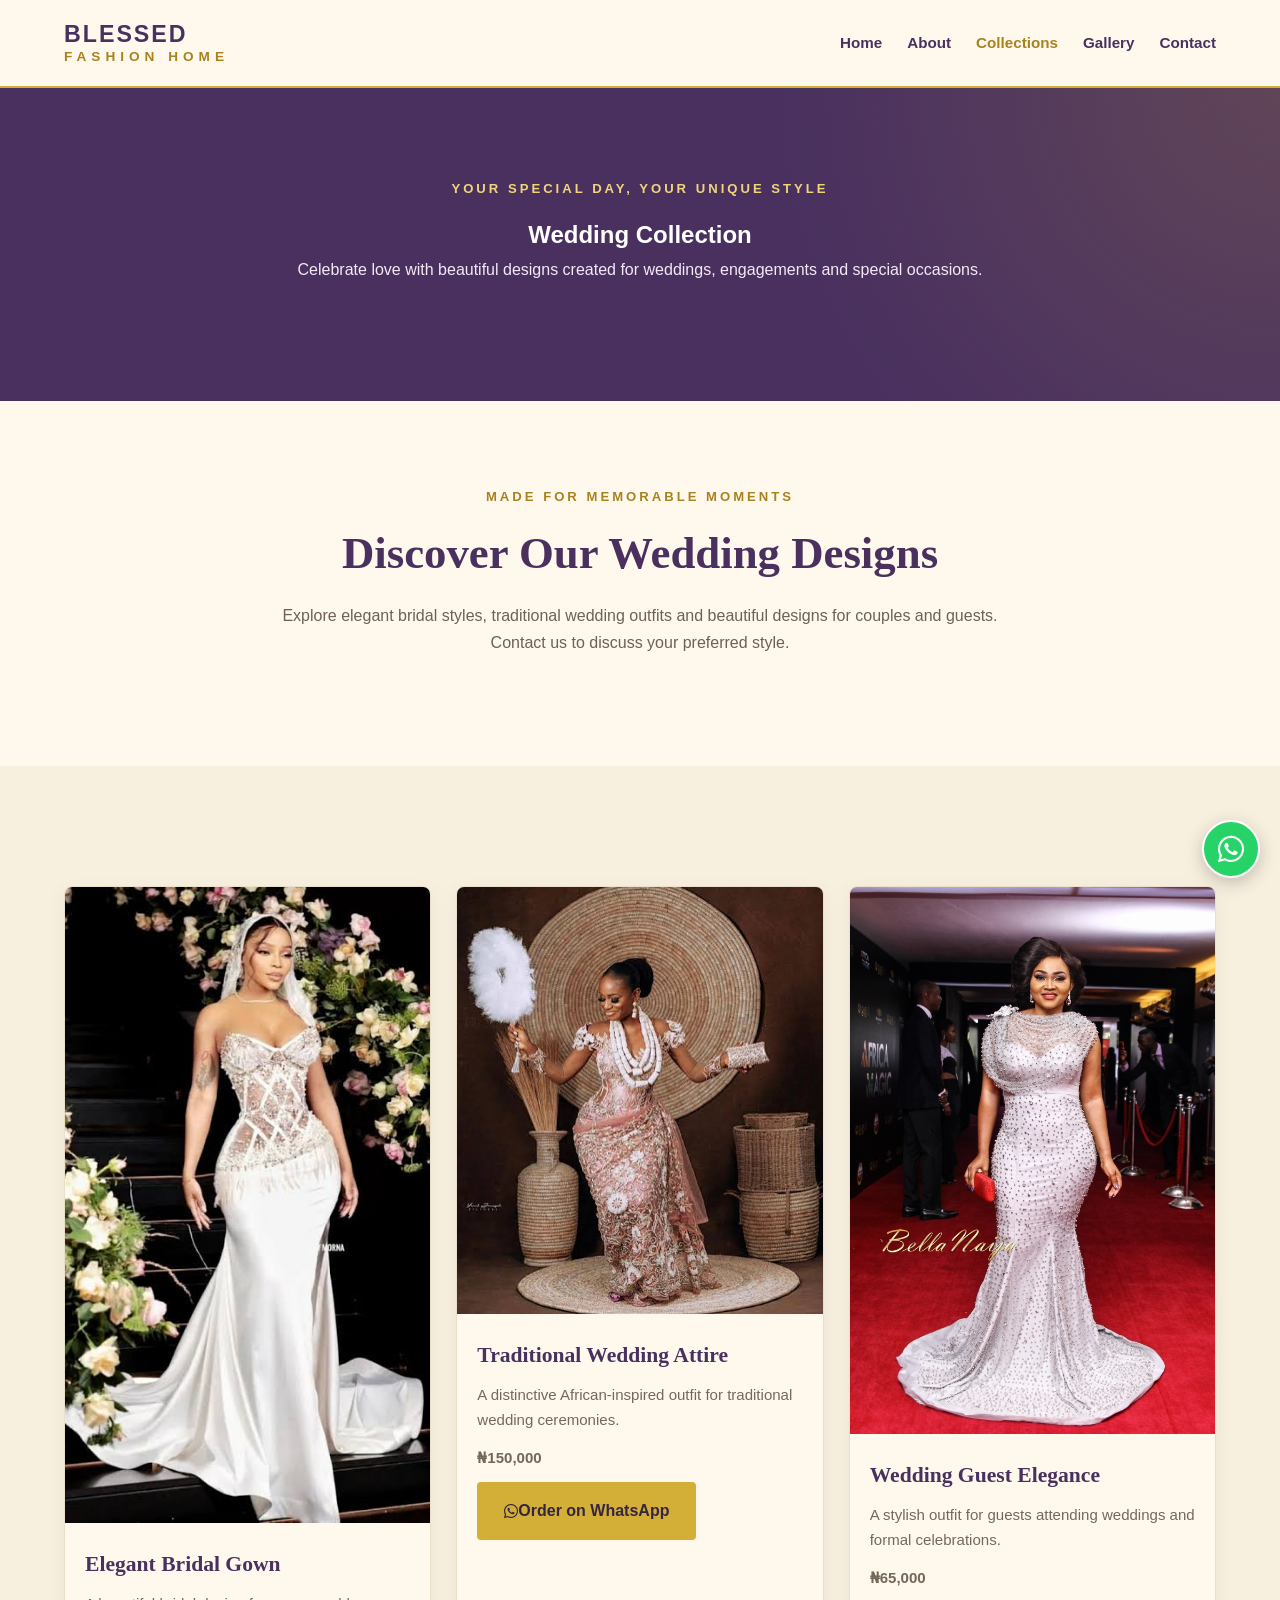
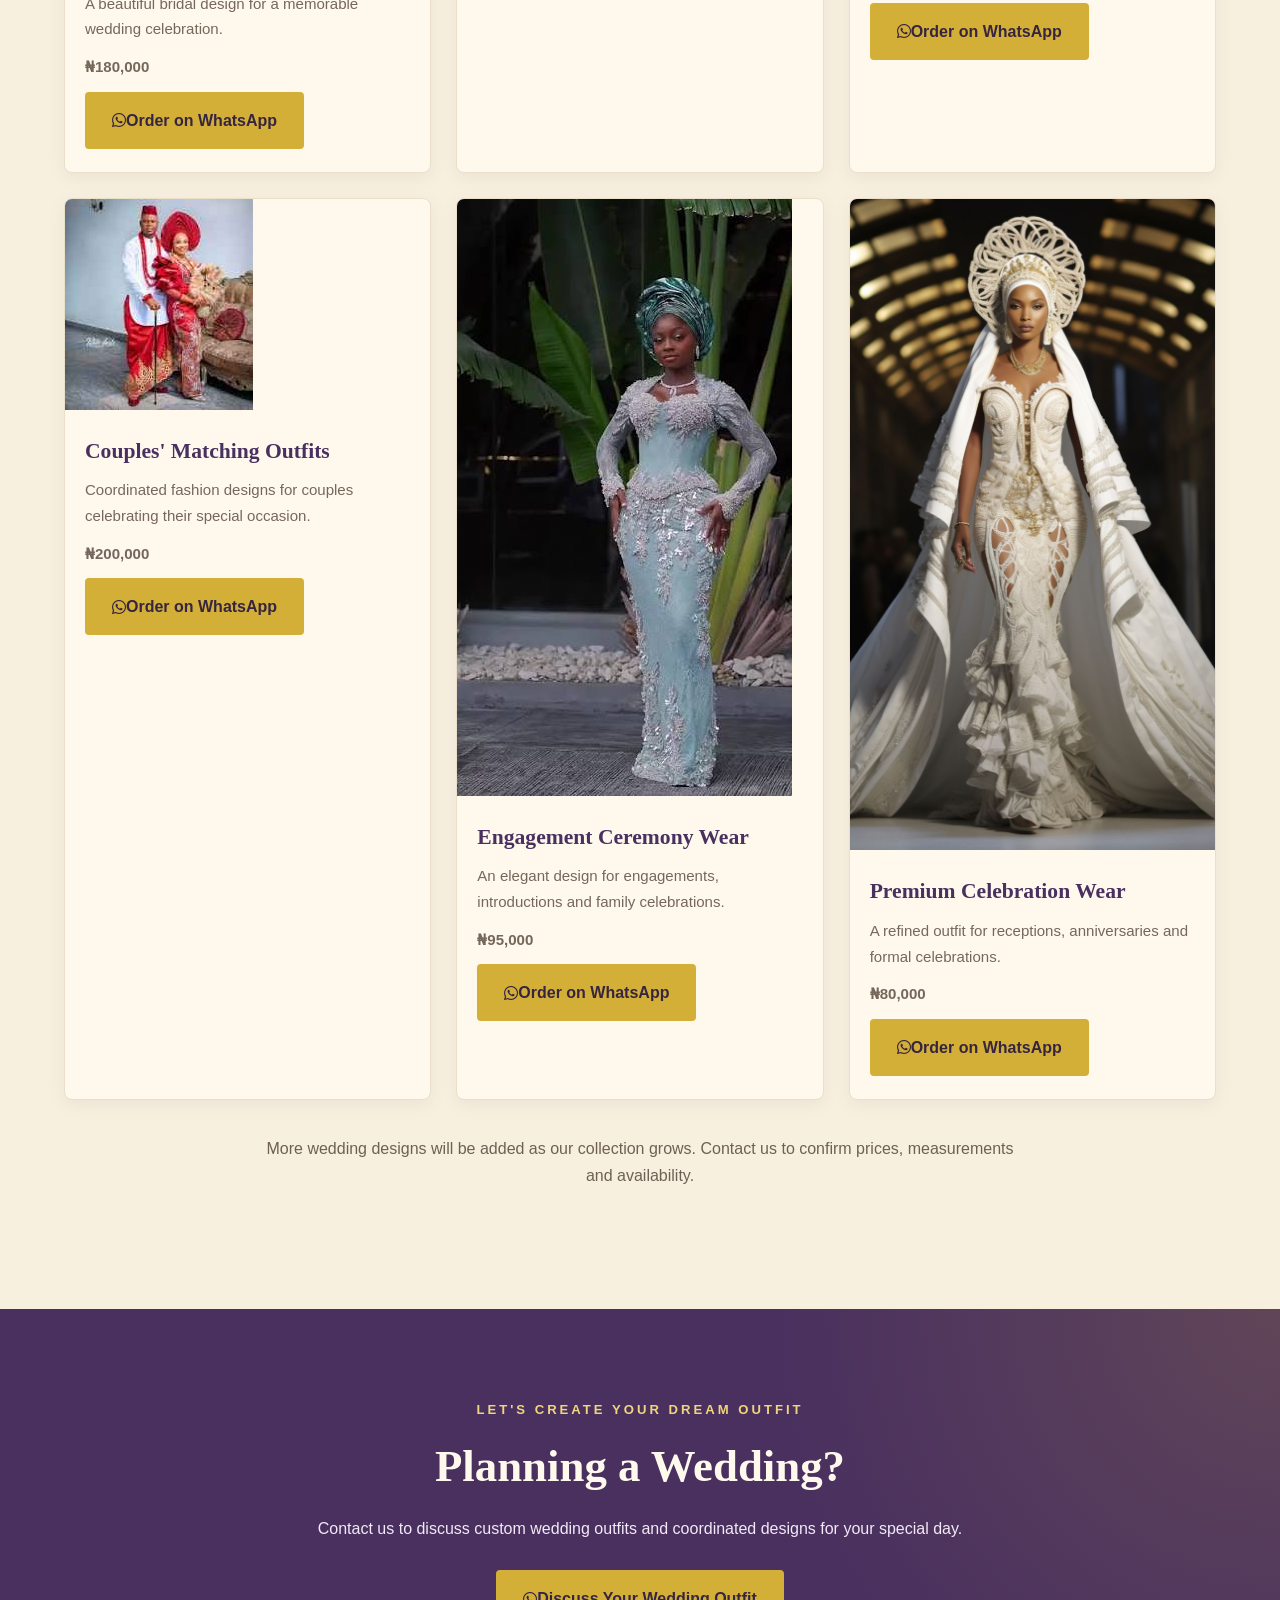
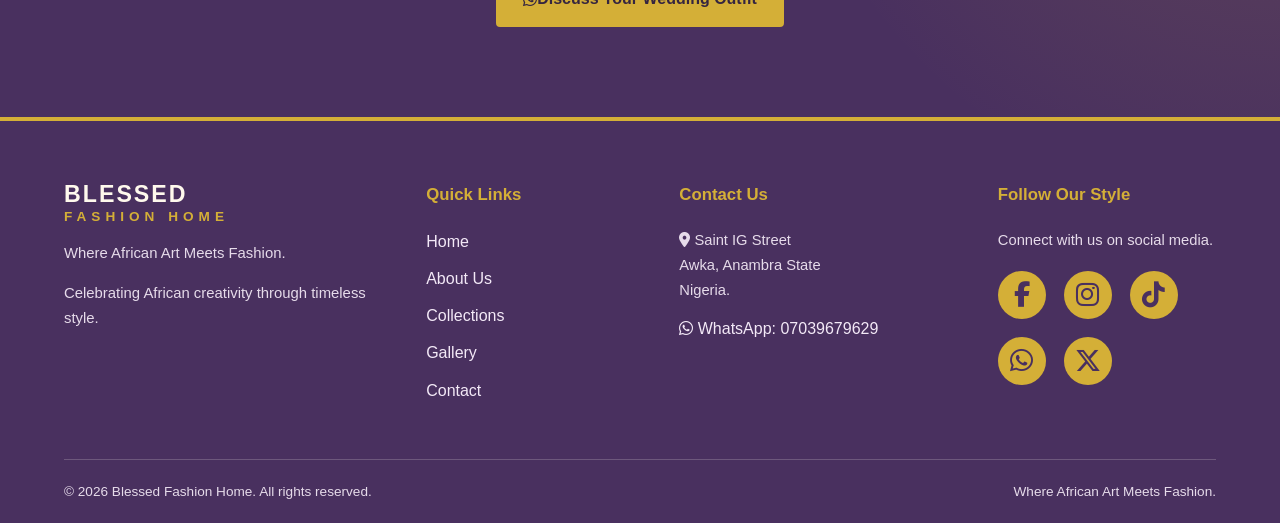
<file: wedding.html>
<!DOCTYPE html>
<html lang="en">
<head>
  <meta charset="UTF-8">
  <meta name="viewport" content="width=device-width, initial-scale=1.0">

  <title>Wedding Collection | Blessed Fashion Home</title>
  <meta name="description" content="Discover beautiful wedding dresses, traditional wedding attire and elegant occasion outfits at Blessed Fashion Home.">
  <meta name="theme-color" content="#d4af37">

  <link rel="stylesheet" href="style.css">
  <link rel="stylesheet" href="https://cdnjs.cloudflare.com/ajax/libs/font-awesome/6.7.2/css/all.min.css">
</head>

<body>

<!-- HEADER -->
<header class="site-header">
  <a href="index.html" class="brand">
    <span class="brand-name">BLESSED</span>
    <span class="brand-subtitle">FASHION HOME</span>
  </a>

  <button class="menu-toggle" id="menu-toggle"
    type="button" aria-label="Open navigation menu"
    aria-expanded="false" aria-controls="main-nav">☰</button>

  <nav class="main-nav" id="main-nav">
    <a href="index.html">Home</a>
    <a href="about.html">About</a>
    <a href="collections.html" class="active">Collections</a>
    <a href="gallery.html">Gallery</a>
    <a href="contact.html">Contact</a>
  </nav>
</header>

<main>

  <!-- PAGE HEADING -->
  <section class="brand-message">
    <div class="brand-message-content">
      <p class="section-label">YOUR SPECIAL DAY, YOUR UNIQUE STYLE</p>
      <h1>Wedding Collection</h1>
      <p>
        Celebrate love with beautiful designs created
        for weddings, engagements and special occasions.
      </p>
    </div>
  </section>

  <!-- INTRODUCTION -->
  <section class="welcome section-padding">
    <p class="section-label">MADE FOR MEMORABLE MOMENTS</p>
    <h2>Discover Our Wedding Designs</h2>
    <p class="section-description">
      Explore elegant bridal styles, traditional wedding
      outfits and beautiful designs for couples and guests.
      Contact us to discuss your preferred style.
    </p>
  </section>

  <!-- WEDDING OUTFITS -->
  <section class="featured-collections section-padding">
    <div class="category-grid">

      <!--
        TO ADD MORE OUTFITS:
        Copy one complete product-card block.
        Change the image filename, outfit name,
        description, price and WhatsApp message.
      -->

      <!-- OUTFIT 1 -->
      <article class="category-card product-card">
        <img class="product-image"
          src="images/wedding-001.jpg"
          alt="Elegant bridal wedding gown"
          loading="lazy">

        <div class="category-info">
          <h3>Elegant Bridal Gown</h3>
          <p>
            A beautiful bridal design for a memorable
            wedding celebration.
          </p>
          <p class="product-price"><strong>₦180,000</strong></p>

          <a href="https://wa.me/2347039679629?text=Hello%20Blessed%20Fashion%20Home%2C%20I%20am%20interested%20in%20the%20Elegant%20Bridal%20Gown%20priced%20at%20NGN%20180%2C000."
            class="btn btn-gold"
            target="_blank" rel="noopener noreferrer">
            <i class="fa-brands fa-whatsapp"></i>
            Order on WhatsApp
          </a>
        </div>
      </article>

      <!-- OUTFIT 2 -->
      <article class="category-card product-card">
        <img class="product-image"
          src="images/wedding-002.jpg"
          alt="Traditional Nigerian wedding attire"
          loading="lazy">

        <div class="category-info">
          <h3>Traditional Wedding Attire</h3>
          <p>
            A distinctive African-inspired outfit
            for traditional wedding ceremonies.
          </p>
          <p class="product-price"><strong>₦150,000</strong></p>

          <a href="https://wa.me/2347039679629?text=Hello%20Blessed%20Fashion%20Home%2C%20I%20am%20interested%20in%20the%20Traditional%20Wedding%20Attire%20priced%20at%20NGN%20150%2C000."
            class="btn btn-gold"
            target="_blank" rel="noopener noreferrer">
            <i class="fa-brands fa-whatsapp"></i>
            Order on WhatsApp
          </a>
        </div>
      </article>

      <!-- OUTFIT 3 -->
      <article class="category-card product-card">
        <img class="product-image"
          src="images/wedding-003.jpg"
          alt="Elegant wedding guest outfit"
          loading="lazy">

        <div class="category-info">
          <h3>Wedding Guest Elegance</h3>
          <p>
            A stylish outfit for guests attending
            weddings and formal celebrations.
          </p>
          <p class="product-price"><strong>₦65,000</strong></p>

          <a href="https://wa.me/2347039679629?text=Hello%20Blessed%20Fashion%20Home%2C%20I%20am%20interested%20in%20the%20Wedding%20Guest%20Elegance%20outfit%20priced%20at%20NGN%2065%2C000."
            class="btn btn-gold"
            target="_blank" rel="noopener noreferrer">
            <i class="fa-brands fa-whatsapp"></i>
            Order on WhatsApp
          </a>
        </div>
      </article>

      <!-- OUTFIT 4 -->
      <article class="category-card product-card">
        <img class="product-image"
          src="images/wedding-004.jpg"
          alt="Couple's coordinated wedding outfits"
          loading="lazy">

        <div class="category-info">
          <h3>Couples' Matching Outfits</h3>
          <p>
            Coordinated fashion designs for couples
            celebrating their special occasion.
          </p>
          <p class="product-price"><strong>₦200,000</strong></p>

          <a href="https://wa.me/2347039679629?text=Hello%20Blessed%20Fashion%20Home%2C%20I%20am%20interested%20in%20the%20Couples%20Matching%20Outfits%20priced%20at%20NGN%20200%2C000."
            class="btn btn-gold"
            target="_blank" rel="noopener noreferrer">
            <i class="fa-brands fa-whatsapp"></i>
            Order on WhatsApp
          </a>
        </div>
      </article>

      <!-- OUTFIT 5 -->
      <article class="category-card product-card">
        <img class="product-image"
          src="images/wedding-005.jpg"
          alt="Beautiful engagement ceremony outfit"
          loading="lazy">

        <div class="category-info">
          <h3>Engagement Ceremony Wear</h3>
          <p>
            An elegant design for engagements,
            introductions and family celebrations.
          </p>
          <p class="product-price"><strong>₦95,000</strong></p>

          <a href="https://wa.me/2347039679629?text=Hello%20Blessed%20Fashion%20Home%2C%20I%20am%20interested%20in%20the%20Engagement%20Ceremony%20Wear%20priced%20at%20NGN%2095%2C000."
            class="btn btn-gold"
            target="_blank" rel="noopener noreferrer">
            <i class="fa-brands fa-whatsapp"></i>
            Order on WhatsApp
          </a>
        </div>
      </article>

      <!-- OUTFIT 6 -->
      <article class="category-card product-card">
        <img class="product-image"
          src="images/wedding-006.jpg"
          alt="Premium wedding celebration outfit"
          loading="lazy">

        <div class="category-info">
          <h3>Premium Celebration Wear</h3>
          <p>
            A refined outfit for receptions,
            anniversaries and formal celebrations.
          </p>
          <p class="product-price"><strong>₦80,000</strong></p>

          <a href="https://wa.me/2347039679629?text=Hello%20Blessed%20Fashion%20Home%2C%20I%20am%20interested%20in%20the%20Premium%20Celebration%20Wear%20priced%20at%20NGN%2080%2C000."
            class="btn btn-gold"
            target="_blank" rel="noopener noreferrer">
            <i class="fa-brands fa-whatsapp"></i>
            Order on WhatsApp
          </a>
        </div>
      </article>

    </div>

    <p class="section-description">
      More wedding designs will be added as our collection
      grows. Contact us to confirm prices, measurements
      and availability.
    </p>
  </section>

  <!-- CUSTOM DESIGN ENQUIRY -->
  <section class="brand-message">
    <div class="brand-message-content">
      <p class="section-label">LET'S CREATE YOUR DREAM OUTFIT</p>
      <h2>Planning a Wedding?</h2>
      <p>
        Contact us to discuss custom wedding outfits
        and coordinated designs for your special day.
      </p>

      <a href="https://wa.me/2347039679629?text=Hello%20Blessed%20Fashion%20Home%2C%20I%20would%20like%20to%20discuss%20custom%20wedding%20outfits."
        class="btn btn-gold"
        target="_blank" rel="noopener noreferrer">
        <i class="fa-brands fa-whatsapp"></i>
        Discuss Your Wedding Outfit
      </a>
    </div>
  </section>

</main>

<!-- FOOTER -->
<footer class="site-footer">
  <div class="footer-grid">

    <div class="footer-brand">
      <a href="index.html" class="brand footer-logo">
        <span class="brand-name">BLESSED</span>
        <span class="brand-subtitle">FASHION HOME</span>
      </a>
      <p>Where African Art Meets Fashion.</p>
      <p>Celebrating African creativity through timeless style.</p>
    </div>

    <div class="footer-column">
      <h3>Quick Links</h3>
      <a href="index.html">Home</a>
      <a href="about.html">About Us</a>
      <a href="collections.html">Collections</a>
      <a href="gallery.html">Gallery</a>
      <a href="contact.html">Contact</a>
    </div>

    <div class="footer-column">
      <h3>Contact Us</h3>
      <p>
        <i class="fa-solid fa-location-dot" aria-hidden="true"></i>
        Saint IG Street<br>
        Awka, Anambra State<br>
        Nigeria.
      </p>
      <a href="https://wa.me/2347039679629"
        target="_blank" rel="noopener noreferrer">
        <i class="fa-brands fa-whatsapp" aria-hidden="true"></i>
        WhatsApp: 07039679629
      </a>
    </div>

    <div class="footer-column">
      <h3>Follow Our Style</h3>
      <p>Connect with us on social media.</p>

      <div class="social-links">
        <a href="#" class="social-icon"
          aria-label="Facebook" title="Facebook">
          <i class="fa-brands fa-facebook-f"></i>
        </a>

        <a href="#" class="social-icon"
          aria-label="Instagram" title="Instagram">
          <i class="fa-brands fa-instagram"></i>
        </a>

        <a href="#" class="social-icon"
          aria-label="TikTok" title="TikTok">
          <i class="fa-brands fa-tiktok"></i>
        </a>

        <a href="https://wa.me/2347039679629"
          class="social-icon" target="_blank"
          rel="noopener noreferrer"
          aria-label="WhatsApp" title="WhatsApp">
          <i class="fa-brands fa-whatsapp"></i>
        </a>

        <a href="#" class="social-icon"
          aria-label="X" title="X">
          <i class="fa-brands fa-x-twitter"></i>
        </a>
      </div>
    </div>

  </div>

  <div class="footer-bottom">
    <p>
      &copy; <span id="current-year">2026</span>
      Blessed Fashion Home. All rights reserved.
    </p>
    <p>Where African Art Meets Fashion.</p>
  </div>
</footer>

<!-- FLOATING WHATSAPP BUTTON -->
<a href="https://wa.me/2347039679629?text=Hello%20Blessed%20Fashion%20Home%2C%20I%20would%20like%20to%20make%20an%20enquiry."
  class="whatsapp-float" target="_blank"
  rel="noopener noreferrer"
  aria-label="Chat with Blessed Fashion Home on WhatsApp"
  title="Chat with us on WhatsApp">
  <i class="fa-brands fa-whatsapp"
    aria-hidden="true" style="font-size:30px;"></i>
</a>

<script src="script.js"></script>
</body>
</html>
</file>
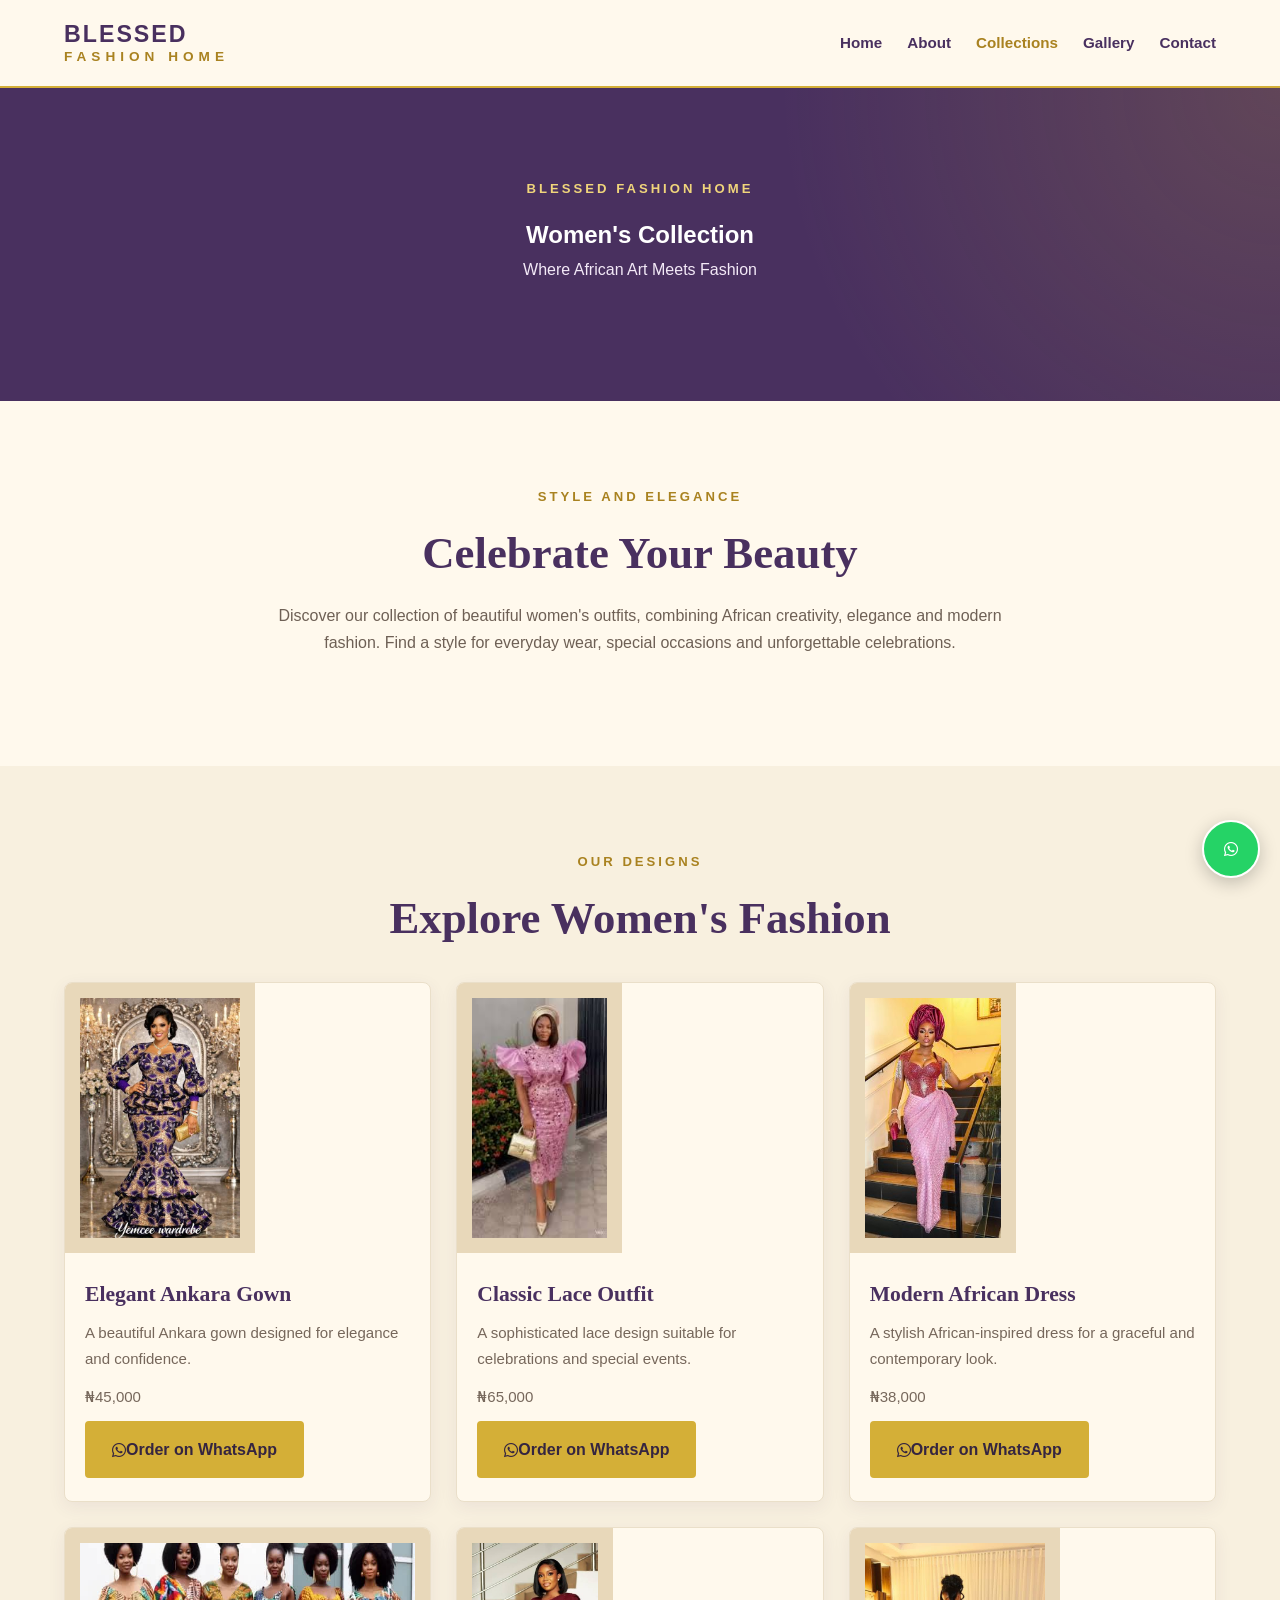
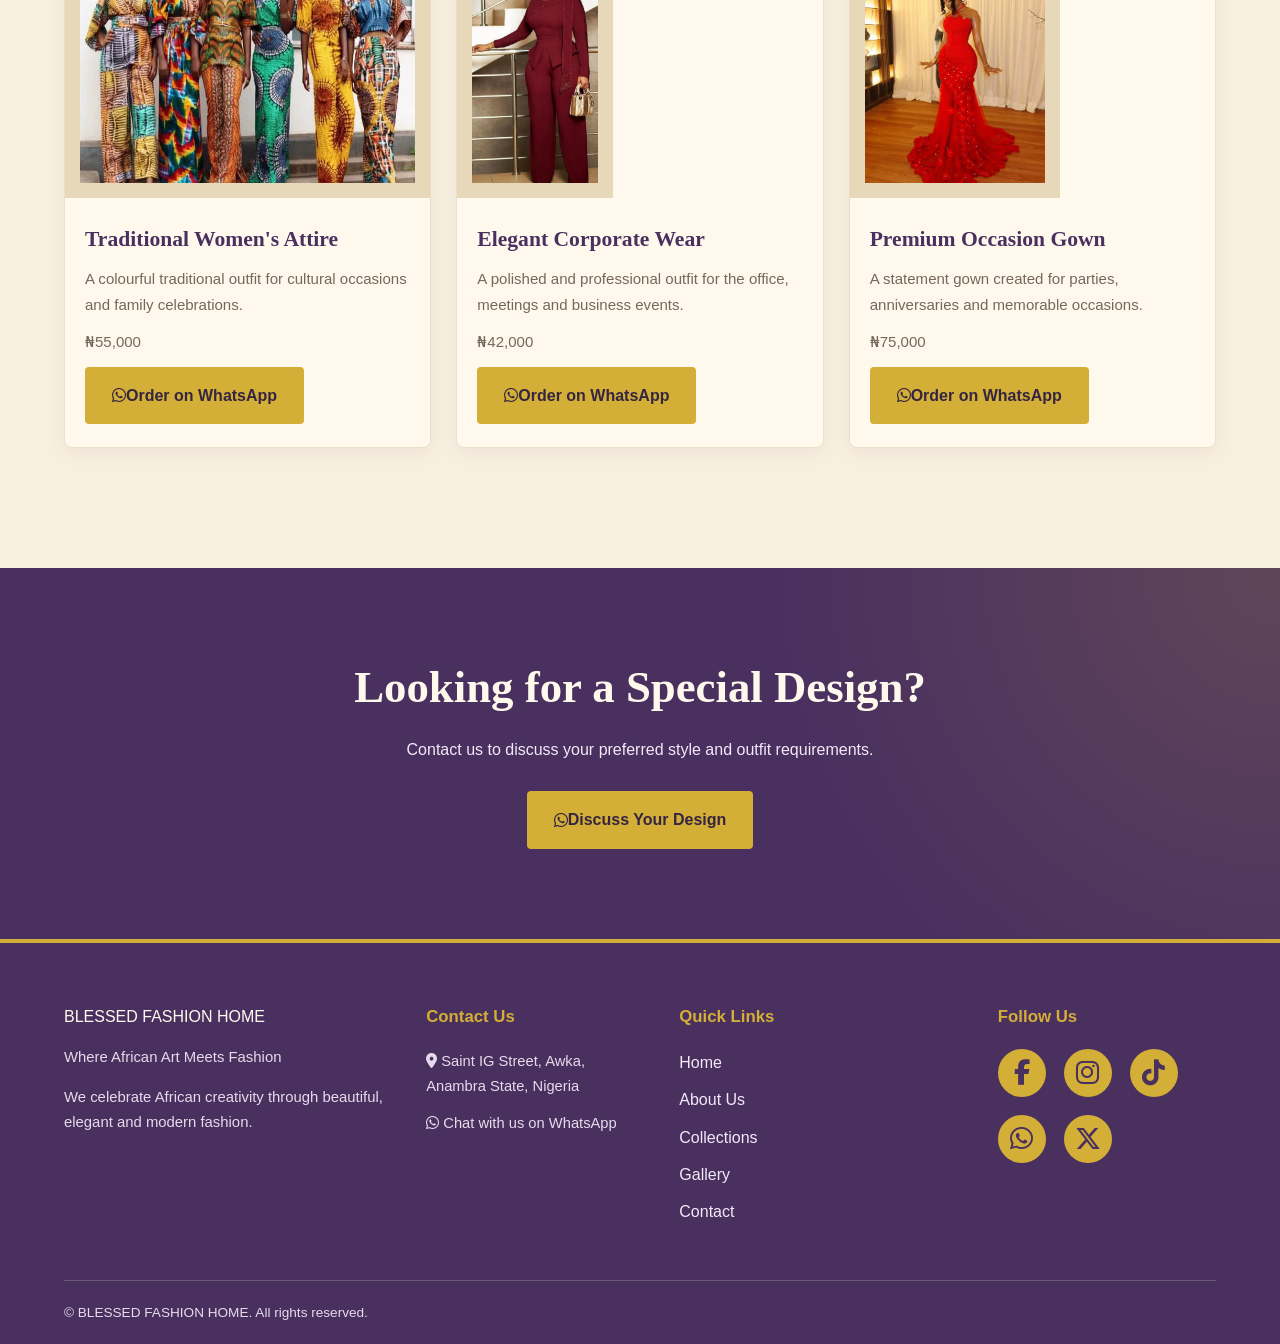
<file: women.html>
<!DOCTYPE html>
<html lang="en">
<head>
  <meta charset="UTF-8">
  <meta name="viewport" content="width=device-width, initial-scale=1.0">

  <title>Women's Collection | Blessed Fashion Home</title>
  <meta name="description" content="Explore beautiful women's African fashion, elegant gowns, Ankara styles and modern traditional outfits at Blessed Fashion Home.">

  <link rel="stylesheet" href="style.css">
  <link rel="stylesheet" href="https://cdnjs.cloudflare.com/ajax/libs/font-awesome/6.7.2/css/all.min.css">
</head>

<body>

  <!-- HEADER -->
  <header class="site-header">
    <a href="index.html" class="brand">
      <span class="brand-name">BLESSED</span>
      <span class="brand-subtitle">FASHION HOME</span>
    </a>

    <button class="menu-toggle" id="menu-toggle"
      type="button" aria-label="Open navigation menu"
      aria-expanded="false" aria-controls="main-nav">☰</button>

    <nav class="main-nav" id="main-nav">
      <a href="index.html">Home</a>
      <a href="about.html">About</a>
      <a href="collections.html" class="active">Collections</a>
      <a href="gallery.html">Gallery</a>
      <a href="contact.html">Contact</a>
    </nav>
  </header>

  <main>

    <!-- PAGE HERO -->
    <section class="brand-message">
      <div class="brand-message-content">
        <p class="section-label">BLESSED FASHION HOME</p>
        <h1>Women's Collection</h1>
        <p>Where African Art Meets Fashion</p>
      </div>
    </section>

    <!-- INTRODUCTION -->
    <section class="welcome section-padding">
      <p class="section-label">STYLE AND ELEGANCE</p>
      <h2>Celebrate Your Beauty</h2>
      <p class="section-description">
        Discover our collection of beautiful women's outfits, combining
        African creativity, elegance and modern fashion. Find a style
        for everyday wear, special occasions and unforgettable celebrations.
      </p>
    </section>

    <!-- WOMEN'S PRODUCTS -->
    <section class="featured-collections section-padding">
      <p class="section-label">OUR DESIGNS</p>
      <h2>Explore Women's Fashion</h2>

      <div class="category-grid">

        <!-- PRODUCT 1 -->
        <article class="category-card product-card">
          <img src="images/women-001.jpg"
            alt="Elegant Ankara gown"
            class="category-image product-image">

          <div class="category-info">
            <h3>Elegant Ankara Gown</h3>
            <p>A beautiful Ankara gown designed for elegance and confidence.</p>
            <p class="product-price">₦45,000</p>

            <a class="btn btn-gold"
              href="https://wa.me/2347039679629?text=Hello%20Blessed%20Fashion%20Home%2C%20I%20am%20interested%20in%20the%20Elegant%20Ankara%20Gown%20priced%20at%20NGN%2045%2C000.%20Please%20provide%20more%20details."
              target="_blank" rel="noopener">
              <i class="fab fa-whatsapp"></i> Order on WhatsApp
            </a>
          </div>
        </article>

        <!-- PRODUCT 2 -->
        <article class="category-card product-card">
          <img src="images/women-002.jpg"
            alt="Classic women's lace outfit"
            class="category-image product-image">

          <div class="category-info">
            <h3>Classic Lace Outfit</h3>
            <p>A sophisticated lace design suitable for celebrations and special events.</p>
            <p class="product-price">₦65,000</p>

            <a class="btn btn-gold"
              href="https://wa.me/2347039679629?text=Hello%20Blessed%20Fashion%20Home%2C%20I%20am%20interested%20in%20the%20Classic%20Lace%20Outfit%20priced%20at%20NGN%2065%2C000.%20Please%20provide%20more%20details."
              target="_blank" rel="noopener">
              <i class="fab fa-whatsapp"></i> Order on WhatsApp
            </a>
          </div>
        </article>

        <!-- PRODUCT 3 -->
        <article class="category-card product-card">
          <img src="images/women-003.jpg"
            alt="Modern African women's dress"
            class="category-image product-image">

          <div class="category-info">
            <h3>Modern African Dress</h3>
            <p>A stylish African-inspired dress for a graceful and contemporary look.</p>
            <p class="product-price">₦38,000</p>

            <a class="btn btn-gold"
              href="https://wa.me/2347039679629?text=Hello%20Blessed%20Fashion%20Home%2C%20I%20am%20interested%20in%20the%20Modern%20African%20Dress%20priced%20at%20NGN%2038%2C000.%20Please%20provide%20more%20details."
              target="_blank" rel="noopener">
              <i class="fab fa-whatsapp"></i> Order on WhatsApp
            </a>
          </div>
        </article>

        <!-- PRODUCT 4 -->
        <article class="category-card product-card">
          <img src="images/women-004.jpg"
            alt="Women's traditional attire"
            class="category-image product-image">

          <div class="category-info">
            <h3>Traditional Women's Attire</h3>
            <p>A colourful traditional outfit for cultural occasions and family celebrations.</p>
            <p class="product-price">₦55,000</p>

            <a class="btn btn-gold"
              href="https://wa.me/2347039679629?text=Hello%20Blessed%20Fashion%20Home%2C%20I%20am%20interested%20in%20the%20Traditional%20Womens%20Attire%20priced%20at%20NGN%2055%2C000.%20Please%20provide%20more%20details."
              target="_blank" rel="noopener">
              <i class="fab fa-whatsapp"></i> Order on WhatsApp
            </a>
          </div>
        </article>

        <!-- PRODUCT 5 -->
        <article class="category-card product-card">
          <img src="images/women-005.jpg"
            alt="Elegant women's corporate wear"
            class="category-image product-image">

          <div class="category-info">
            <h3>Elegant Corporate Wear</h3>
            <p>A polished and professional outfit for the office, meetings and business events.</p>
            <p class="product-price">₦42,000</p>

            <a class="btn btn-gold"
              href="https://wa.me/2347039679629?text=Hello%20Blessed%20Fashion%20Home%2C%20I%20am%20interested%20in%20the%20Elegant%20Corporate%20Wear%20priced%20at%20NGN%2042%2C000.%20Please%20provide%20more%20details."
              target="_blank" rel="noopener">
              <i class="fab fa-whatsapp"></i> Order on WhatsApp
            </a>
          </div>
        </article>

        <!-- PRODUCT 6 -->
        <article class="category-card product-card">
          <img src="images/women-006.jpg"
            alt="Premium women's occasion gown"
            class="category-image product-image">

          <div class="category-info">
            <h3>Premium Occasion Gown</h3>
            <p>A statement gown created for parties, anniversaries and memorable occasions.</p>
            <p class="product-price">₦75,000</p>

            <a class="btn btn-gold"
              href="https://wa.me/2347039679629?text=Hello%20Blessed%20Fashion%20Home%2C%20I%20am%20interested%20in%20the%20Premium%20Occasion%20Gown%20priced%20at%20NGN%2075%2C000.%20Please%20provide%20more%20details."
              target="_blank" rel="noopener">
              <i class="fab fa-whatsapp"></i> Order on WhatsApp
            </a>
          </div>
        </article>

      </div>
    </section>

    <!-- CALL TO ACTION -->
    <section class="brand-message">
      <div class="brand-message-content">
        <h2>Looking for a Special Design?</h2>
        <p>Contact us to discuss your preferred style and outfit requirements.</p>

        <a class="btn btn-gold"
          href="https://wa.me/2347039679629?text=Hello%20Blessed%20Fashion%20Home%2C%20I%20would%20like%20to%20discuss%20a%20custom%20women%27s%20fashion%20design."
          target="_blank" rel="noopener">
          <i class="fab fa-whatsapp"></i> Discuss Your Design
        </a>
      </div>
    </section>

  </main>

  <!-- FOOTER -->
  <footer class="site-footer">
    <div class="footer-grid">

      <div class="footer-brand">
        <a href="index.html" class="footer-logo">
          BLESSED FASHION HOME
        </a>

        <p>Where African Art Meets Fashion</p>

        <p>
          We celebrate African creativity through beautiful,
          elegant and modern fashion.
        </p>
      </div>

      <div class="footer-column">
        <h3>Contact Us</h3>
        <p>
          <i class="fas fa-map-marker-alt"></i>
          Saint IG Street, Awka, Anambra State, Nigeria
        </p>
        <p>
          <i class="fab fa-whatsapp"></i>
          <a href="https://wa.me/2347039679629"
            target="_blank" rel="noopener">Chat with us on WhatsApp</a>
        </p>
      </div>

      <div class="footer-column">
        <h3>Quick Links</h3>
        <a href="index.html">Home</a>
        <a href="about.html">About Us</a>
        <a href="collections.html">Collections</a>
        <a href="gallery.html">Gallery</a>
        <a href="contact.html">Contact</a>
      </div>

      <div class="footer-column">
        <h3>Follow Us</h3>

        <div class="social-links">
          <a href="#" class="social-icon" aria-label="Facebook">
            <i class="fab fa-facebook-f"></i>
          </a>

          <a href="#" class="social-icon" aria-label="Instagram">
            <i class="fab fa-instagram"></i>
          </a>

          <a href="#" class="social-icon" aria-label="TikTok">
            <i class="fab fa-tiktok"></i>
          </a>

          <a href="https://wa.me/2347039679629"
            class="social-icon" aria-label="WhatsApp"
            target="_blank" rel="noopener">
            <i class="fab fa-whatsapp"></i>
          </a>

          <a href="#" class="social-icon" aria-label="X">
            <i class="fab fa-x-twitter"></i>
          </a>
        </div>
      </div>

    </div>

    <div class="footer-bottom">
      <p>
        &copy; <span id="year"></span> BLESSED FASHION HOME.
        All rights reserved.
      </p>
    </div>
  </footer>

  <!-- FLOATING WHATSAPP BUTTON -->
  <a href="https://wa.me/2347039679629"
    class="whatsapp-float"
    target="_blank" rel="noopener"
    aria-label="Chat with Blessed Fashion Home on WhatsApp">
    <i class="fab fa-whatsapp"></i>
  </a>

  <script src="script.js"></script>

</body>
</html>
</file>
<file: style.css>
/* =====================================
   BLESSED FASHION HOME
   Where African Art Meets Fashion
   ===================================== */

/* COLOURS AND BASIC SETTINGS */

:root {
  --gold: #d4af37;
  --gold-dark: #a98220;
  --ivory: #fff9ed;
  --cream: #f8f0df;
  --purple: #49305f;
  --purple-light: #684b7d;
  --rose: #e7b8a1;
  --text: #493b32;
  --white: #ffffff;
  --border: #eadfc9;
}

* {
  margin: 0;
  padding: 0;
  box-sizing: border-box;
}

html {
  scroll-behavior: smooth;
  scroll-padding-top: 90px;
}

body {
  font-family: Arial, Helvetica, sans-serif;
  background: var(--ivory);
  color: var(--text);
  line-height: 1.7;
  overflow-x: hidden;
}

img {
  max-width: 100%;
  display: block;
}

a {
  color: inherit;
  text-decoration: none;
}

button,
input,
textarea,
select {
  font: inherit;
}

button,
a {
  -webkit-tap-highlight-color: transparent;
}

.container {
  width: min(1120px, 92%);
  margin: 0 auto;
}

.section-padding {
  padding: 85px 5%;
}

/* HEADER AND LOGO */

.site-header {
  width: 100%;
  min-height: 88px;
  padding: 15px 5%;
  display: flex;
  align-items: center;
  justify-content: space-between;
  gap: 25px;
  background: var(--ivory);
  border-bottom: 2px solid var(--gold);
  position: relative;
  z-index: 1000;
}

.brand {
  display: inline-flex;
  flex-direction: column;
  align-items: flex-start;
  line-height: 1.2;
  flex-shrink: 0;
}

.brand-name {
  color: var(--purple);
  font-size: 1.45rem;
  font-weight: 800;
  letter-spacing: 2px;
}

.brand-subtitle {
  color: var(--gold-dark);
  font-size: 0.85rem;
  font-weight: 700;
  letter-spacing: 5px;
}

.main-nav {
  display: flex;
  align-items: center;
  justify-content: flex-end;
  gap: 25px;
}

.main-nav a {
  color: var(--purple);
  font-size: 0.95rem;
  font-weight: 600;
  transition: color 0.3s ease;
}

.main-nav a:hover,
.main-nav a.active {
  color: var(--gold-dark);
}

.menu-toggle {
  display: none;
  border: 1px solid var(--gold);
  border-radius: 6px;
  background: var(--ivory);
  color: var(--purple);
  font-size: 1.6rem;
  padding: 4px 12px;
  cursor: pointer;
}

/* HOMEPAGE HERO */

.hero {
  min-height: 90vh;
  min-height: 90svh;
  display: flex;
  align-items: center;
  justify-content: center;
  text-align: center;
  position: relative;
  padding: 100px 7%;
  overflow: hidden;

  /*
    Add your photograph to the images folder.
    Name it hero-fashion.jpg.
  */

  background-image:
    linear-gradient(
      rgba(55, 34, 66, 0.48),
      rgba(55, 34, 66, 0.58)
    ),
    url("images/hero-fashion.jpg");

  background-size: cover;
  background-position: center;
  background-repeat: no-repeat;
  background-color: var(--purple);
  color: var(--white);
}

.hero-content {
  width: 100%;
  max-width: 850px;
  position: relative;
  z-index: 1;
}

.hero-label,
.section-label {
  color: var(--gold);
  font-size: 0.82rem;
  font-weight: 700;
  letter-spacing: 3px;
  margin-bottom: 15px;
}

.hero h1 {
  font-family: Georgia, "Times New Roman", serif;
  font-size: clamp(2.2rem, 6vw, 4.7rem);
  line-height: 1.15;
  margin-bottom: 18px;
  letter-spacing: 1px;
}

.hero-slogan {
  color: #f3d987;
  font-family: Georgia, "Times New Roman", serif;
  font-size: clamp(1.2rem, 3vw, 1.8rem);
  font-style: italic;
  margin-bottom: 22px;
}

.hero-description {
  max-width: 650px;
  margin: 0 auto 30px;
  font-size: 1.05rem;
  color: #fffaf2;
}

.hero-buttons {
  display: flex;
  align-items: center;
  justify-content: center;
  gap: 15px;
  flex-wrap: wrap;
}

.hero-scroll {
  position: absolute;
  bottom: 22px;
  left: 0;
  right: 0;
  color: #f3d987;
  font-size: 0.72rem;
  letter-spacing: 3px;
}

/* BUTTONS */

.btn {
  display: inline-flex;
  justify-content: center;
  align-items: center;
  text-align: center;
  padding: 13px 25px;
  min-height: 48px;
  border-radius: 4px;
  font-weight: 700;
  border: 2px solid transparent;
  cursor: pointer;
  transition:
    background 0.3s ease,
    color 0.3s ease,
    border-color 0.3s ease,
    transform 0.3s ease;
}

.btn:hover {
  transform: translateY(-2px);
}

.btn-gold {
  background: var(--gold);
  border-color: var(--gold);
  color: #352540;
}

.btn-gold:hover {
  background: #f0d57b;
  border-color: #f0d57b;
}

.btn-outline {
  background: transparent;
  color: var(--white);
  border-color: var(--gold);
}

.btn-outline:hover {
  background: var(--gold);
  color: var(--purple);
}

/* WELCOME SECTION */

.welcome {
  text-align: center;
  max-width: 950px;
  margin: 0 auto;
}

.welcome .section-label,
.featured-collections .section-label,
.brand-message .section-label {
  color: var(--gold-dark);
}

.welcome h2,
.featured-collections h2,
.brand-message h2 {
  color: var(--purple);
  font-family: Georgia, "Times New Roman", serif;
  font-size: clamp(1.9rem, 4vw, 2.8rem);
  line-height: 1.3;
  margin-bottom: 20px;
}

.section-description {
  max-width: 760px;
  margin: 0 auto 25px;
  color: #6e6055;
}

.text-link {
  color: var(--gold-dark);
  font-weight: 700;
  display: inline-block;
}

.text-link:hover {
  color: var(--purple);
}

/* FEATURED COLLECTIONS */

.featured-collections {
  background: var(--cream);
  text-align: center;
}

.featured-collections > .section-description {
  margin-bottom: 35px;
}

.category-grid {
  display: grid;
  grid-template-columns: repeat(3, minmax(0, 1fr));
  gap: 25px;
  margin: 35px 0;
  text-align: left;
}

.category-card {
  display: block;
  background: var(--ivory);
  border: 1px solid var(--border);
  border-radius: 8px;
  overflow: hidden;
  box-shadow: 0 5px 18px rgba(73, 48, 95, 0.07);
  transition:
    transform 0.3s ease,
    box-shadow 0.3s ease;
}

.category-card:hover {
  transform: translateY(-6px);
  box-shadow: 0 12px 28px rgba(73, 48, 95, 0.15);
}

.category-image {
  height: 270px;
  display: flex;
  align-items: flex-start;
  justify-content: flex-end;
  padding: 15px;
  background-color: #e8d8ba;
  background-position: center;
  background-size: cover;
  background-repeat: no-repeat;
}

.category-image span {
  display: inline-flex;
  align-items: center;
  justify-content: center;
  width: 38px;
  height: 38px;
  border-radius: 50%;
  background: var(--gold);
  color: var(--purple);
  font-weight: 800;
}

/*
  Add your category photographs to the images folder.
  Use these exact filenames or change them here.
*/

.male-image {
  background-image: url("images/mens-fashion.jpg");
}

.female-image {
  background-image: url("images/womens-fashion.jpg");
}

.wedding-image {
  background-image: url("images/wedding-fashion.jpg");
}

.traditional-image {
  background-image: url("images/traditional-fashion.jpg");
}

.corporate-image {
  background-image: url("images/corporate-fashion.jpg");
}

.category-info {
  padding: 23px 20px;
}

.category-info h3 {
  color: var(--purple);
  font-family: Georgia, "Times New Roman", serif;
  font-size: 1.35rem;
  margin-bottom: 8px;
}

.category-info p {
  color: #76675b;
  font-size: 0.94rem;
  margin-bottom: 12px;
}

.category-info .text-link {
  font-size: 0.9rem;
}

/* BRAND MESSAGE */

.brand-message {
  padding: 90px 7%;
  text-align: center;
  background:
    radial-gradient(
      circle at top right,
      rgba(212, 175, 55, 0.17),
      transparent 38%
    ),
    var(--purple);
  color: var(--white);
}

.brand-message-content {
  max-width: 750px;
  margin: 0 auto;
}

.brand-message h2 {
  color: var(--ivory);
  margin-bottom: 20px;
}

.brand-message .section-label {
  color: #f0d57b;
}

.brand-message p:not(.section-label) {
  color: #f3e9f7;
  margin-bottom: 28px;
}

/* FOOTER */

.site-footer {
  background: var(--purple);
  color: var(--ivory);
  padding: 60px 5% 20px;
  border-top: 4px solid var(--gold);
}

.footer-grid {
  max-width: 1200px;
  margin: 0 auto;
  display: grid;
  grid-template-columns: 1.5fr 1fr 1.3fr 1fr;
  gap: 35px;
}

.footer-logo .brand-name {
  color: var(--ivory);
}

.footer-logo .brand-subtitle {
  color: var(--gold);
}

.footer-brand > p {
  margin-top: 15px;
  color: #e6dbea;
  font-size: 0.93rem;
}

.footer-column h3 {
  color: var(--gold);
  font-size: 1.05rem;
  margin-bottom: 18px;
}

.footer-column > a {
  display: block;
  width: fit-content;
  margin-bottom: 10px;
  color: #f3e9f7;
  overflow-wrap: anywhere;
}

.footer-column > a:hover {
  color: var(--gold);
}

.footer-column p {
  color: #e6dbea;
  font-size: 0.92rem;
  margin-bottom: 12px;
  overflow-wrap: anywhere;
}

.footer-column strong {
  color: var(--ivory);
}

.footer-order-link {
  color: var(--gold) !important;
  font-weight: 700;
}

.social-links {
  display: flex;
  flex-wrap: wrap;
  gap: 10px;
}

.social-placeholder {
  color: var(--ivory);
  border: 1px solid rgba(212, 175, 55, 0.65);
  border-radius: 4px;
  padding: 5px 9px;
  font-size: 0.83rem;
}

.footer-bottom {
  max-width: 1200px;
  margin: 45px auto 0;
  padding-top: 20px;
  border-top: 1px solid rgba(255, 249, 237, 0.2);
  display: flex;
  justify-content: space-between;
  gap: 15px;
  flex-wrap: wrap;
  color: #e6dbea;
  font-size: 0.85rem;
}

/* FLOATING WHATSAPP BUTTON */

.whatsapp-float {
  position: fixed;
  right: 20px;
  bottom: 22px;
  z-index: 2000;
  width: 58px;
  height: 58px;
  display: flex;
  align-items: center;
  justify-content: center;
  background: #25d366;
  color: #ffffff;
  border: 2px solid #ffffff;
  border-radius: 50%;
  box-shadow: 0 5px 18px rgba(0, 0, 0, 0.22);
  transition: transform 0.25s ease;
}

.whatsapp-float:hover {
  transform: scale(1.08);
}

.whatsapp-float svg {
  display: block;
}

/* TABLETS */

@media (max-width: 950px) {
  .site-header {
    padding: 15px 4%;
  }

  .brand-name {
    font-size: 1.2rem;
  }

  .brand-subtitle {
    font-size: 0.75rem;
    letter-spacing: 4px;
  }

  .main-nav {
    gap: 15px;
  }

  .main-nav a {
    font-size: 0.88rem;
  }

  .category-grid {
    grid-template-columns: repeat(2, minmax(0, 1fr));
  }

  .footer-grid {
    grid-template-columns: repeat(2, minmax(0, 1fr));
  }
}

/* MOBILE PHONES */

@media (max-width: 650px) {
  .site-header {
    min-height: 76px;
    padding: 12px 5%;
    gap: 10px;
  }

  .brand-name {
    font-size: 1.08rem;
    letter-spacing: 1px;
  }

  .brand-subtitle {
    font-size: 0.7rem;
    letter-spacing: 3px;
  }

  .menu-toggle {
    display: block;
  }

  .main-nav {
    display: none;
    position: absolute;
    top: 100%;
    left: 0;
    right: 0;
    padding: 12px 5% 20px;
    background: var(--ivory);
    border-bottom: 2px solid var(--gold);
    box-shadow: 0 8px 15px rgba(73, 48, 95, 0.1);
    flex-direction: column;
    align-items: stretch;
    gap: 0;
  }

  .main-nav.open {
    display: flex;
  }

  .main-nav a {
    display: block;
    padding: 12px 5px;
    border-bottom: 1px solid var(--border);
    font-size: 1rem;
  }

  .hero {
    min-height: 78vh;
    min-height: 78svh;
    padding: 85px 6%;
  }

  .hero h1 {
    font-size: clamp(2rem, 9vw, 3rem);
  }

  .hero-description {
    font-size: 0.96rem;
  }

  .hero-label,
  .section-label {
    font-size: 0.72rem;
    letter-spacing: 2px;
  }

  .hero-buttons {
    flex-direction: column;
    align-items: stretch;
    max-width: 290px;
    margin: 0 auto;
  }

  .btn {
    width: 100%;
  }

  .section-padding {
    padding: 60px 6%;
  }

  .category-grid {
    grid-template-columns: 1fr;
    gap: 22px;
  }

  .category-image {
    height: 300px;
  }

  .category-info {
    padding: 20px;
  }

  .brand-message {
    padding: 65px 6%;
  }

  .footer-grid {
    grid-template-columns: 1fr;
    gap: 30px;
  }

  .footer-bottom {
    flex-direction: column;
    text-align: center;
    margin-top: 30px;
  }

  .whatsapp-float {
    right: 14px;
    bottom: 16px;
    width: 54px;
    height: 54px;
  }
}

/* SMALL PHONES */

@media (max-width: 360px) {
  .brand-name {
    font-size: 0.94rem;
  }

  .brand-subtitle {
    font-size: 0.64rem;
    letter-spacing: 2px;
  }

  .hero h1 {
    font-size: 1.9rem;
  }

  .category-image {
    height: 240px;
  }
}


/* SOCIAL MEDIA ICONS */
.social-links {
  display: flex;
  flex-wrap: wrap;
  align-items: center;
  gap: 18px;
  margin-top: 18px;
}

.social-links .social-icon {
  display: flex;
  align-items: center;
  justify-content: center;
  width: 48px;
  height: 48px;
  font-size: 26px;
  border-radius: 50%;
  background-color: #d4af37;
  color: #49305f;
  text-decoration: none;
  transition: transform 0.3s ease, background-color 0.3s ease;
}

.social-links .social-icon:hover {
  background-color: #49305f;
  color: #fff9ed;
  transform: scale(1.12);
}
</file>
